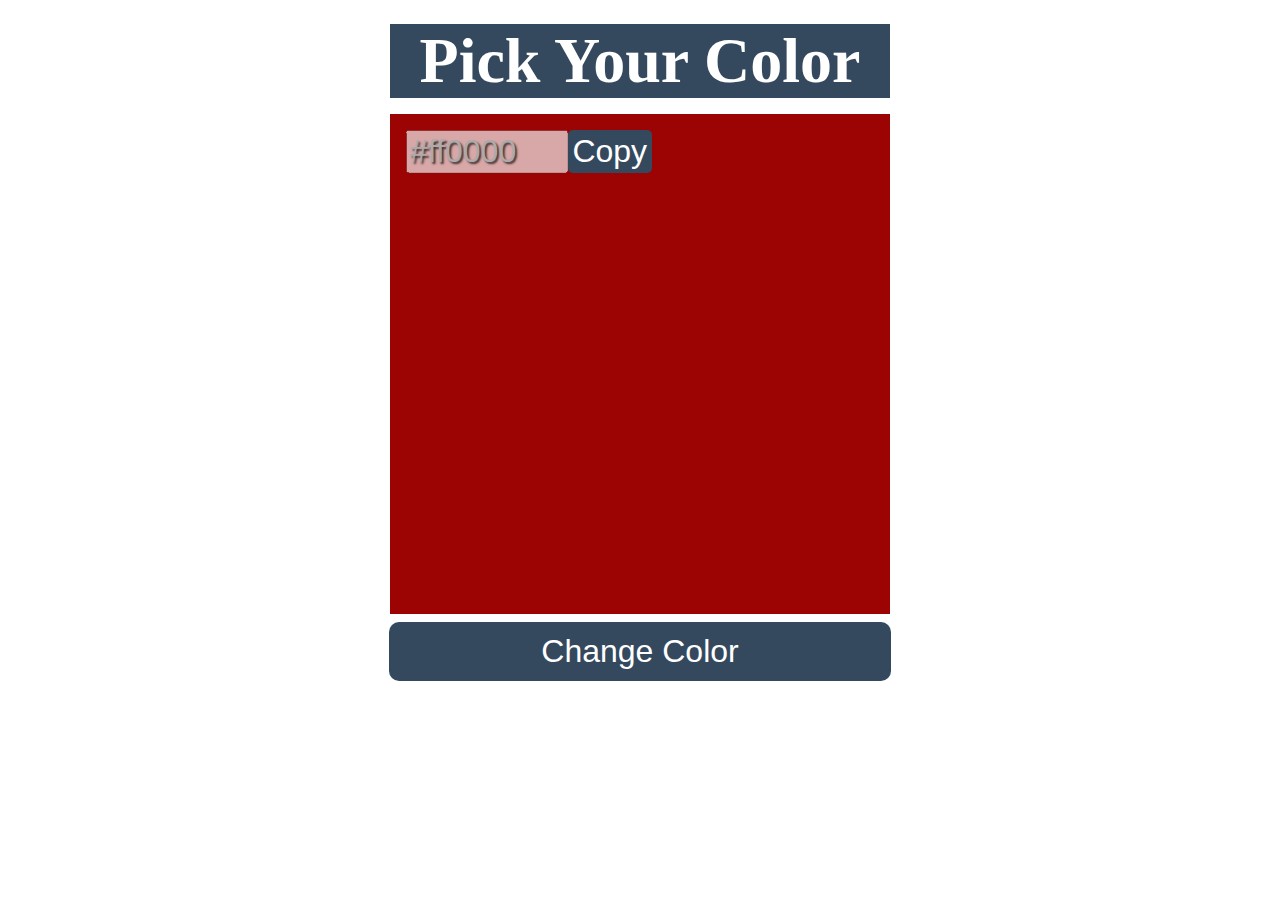
<file: Color Picker/index.html>
<!DOCTYPE html>
<html lang="en">
<head>
    <meta charset="UTF-8">
    <meta http-equiv="X-UA-Compatible" content="IE=edge">
    <meta name="viewport" content="width=device-width, initial-scale=1.0">
    <title>Color Picker</title>
    <link rel="stylesheet" href="style.css">
</head>
<body>
    <h1>Pick Your Color</h1>
    <div class="root">
        <input type="text" id="code" disabled value="#ff0000">
        <button id="copybtn" title="Copy This Color Code">Copy</button>
    </div>
    <button class="btn">Change Color</button>

    <script src="main.js"></script>
</body>
</html>
</file>
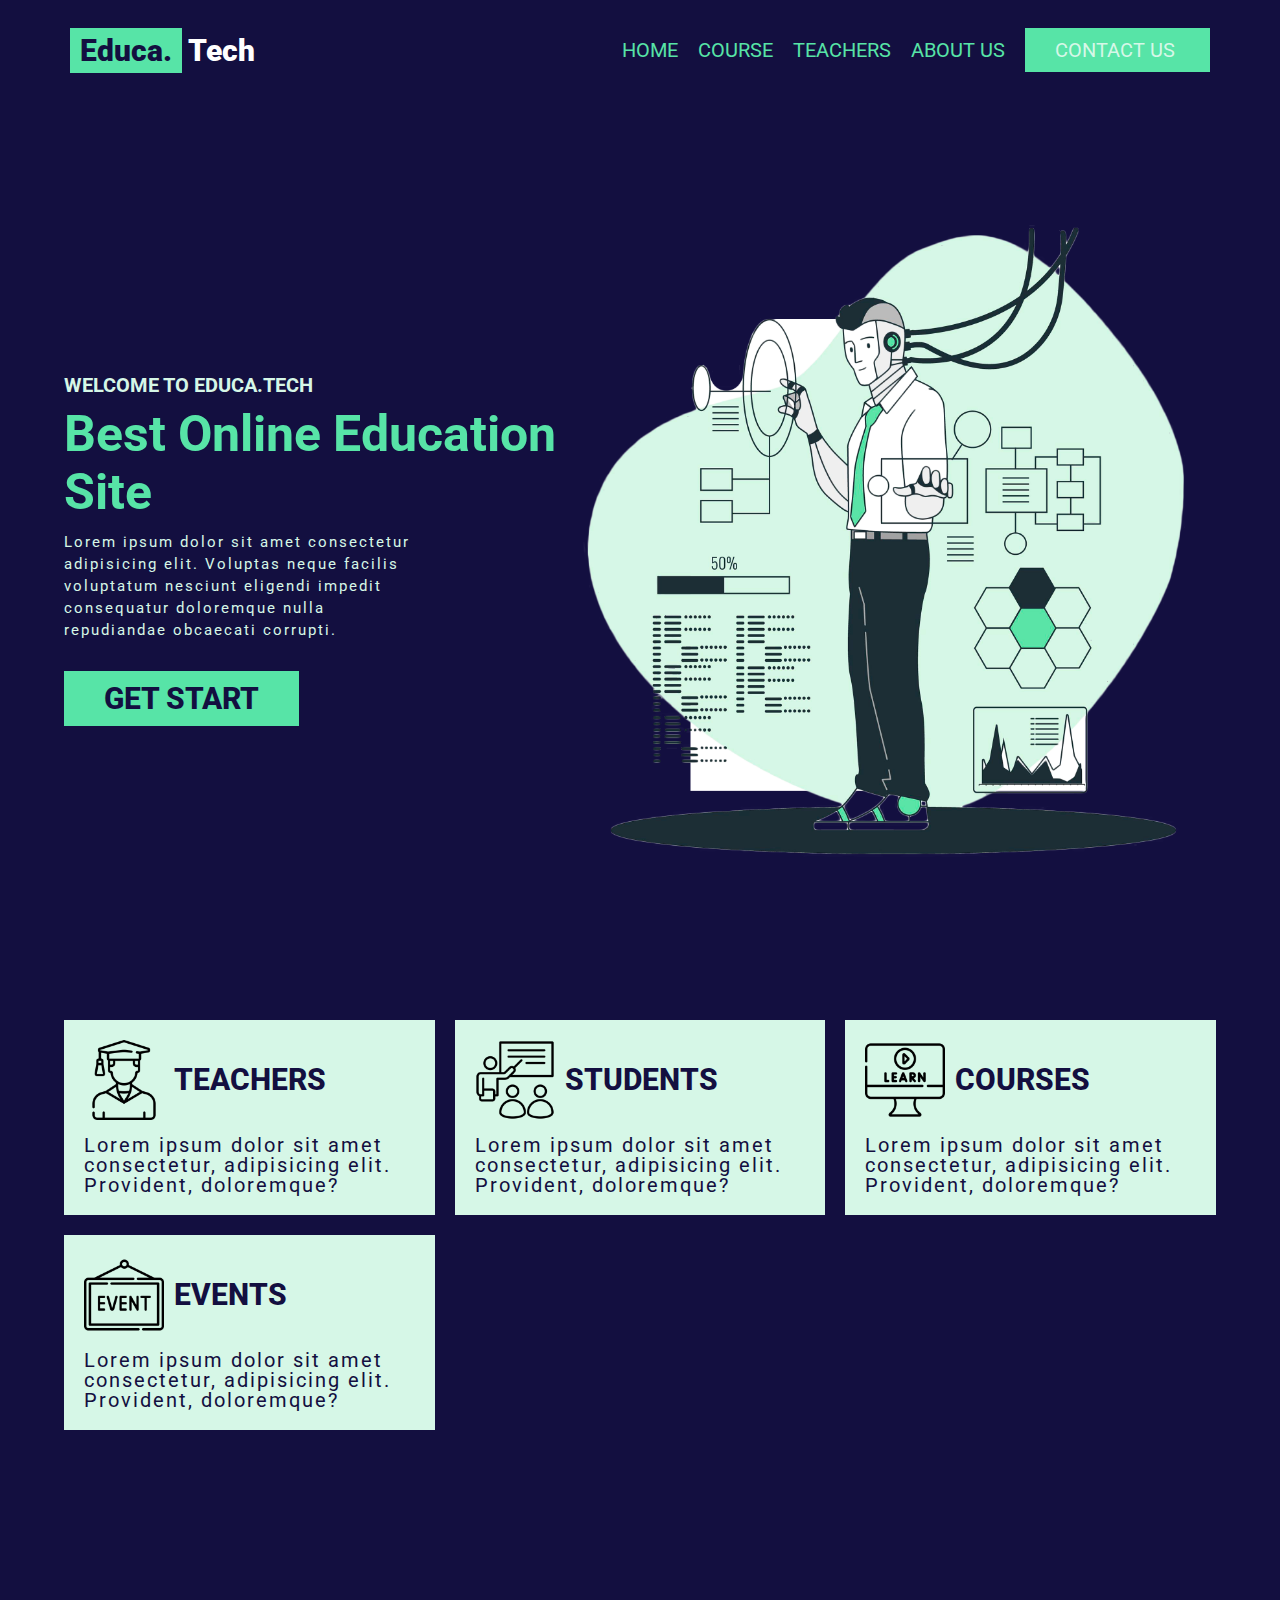
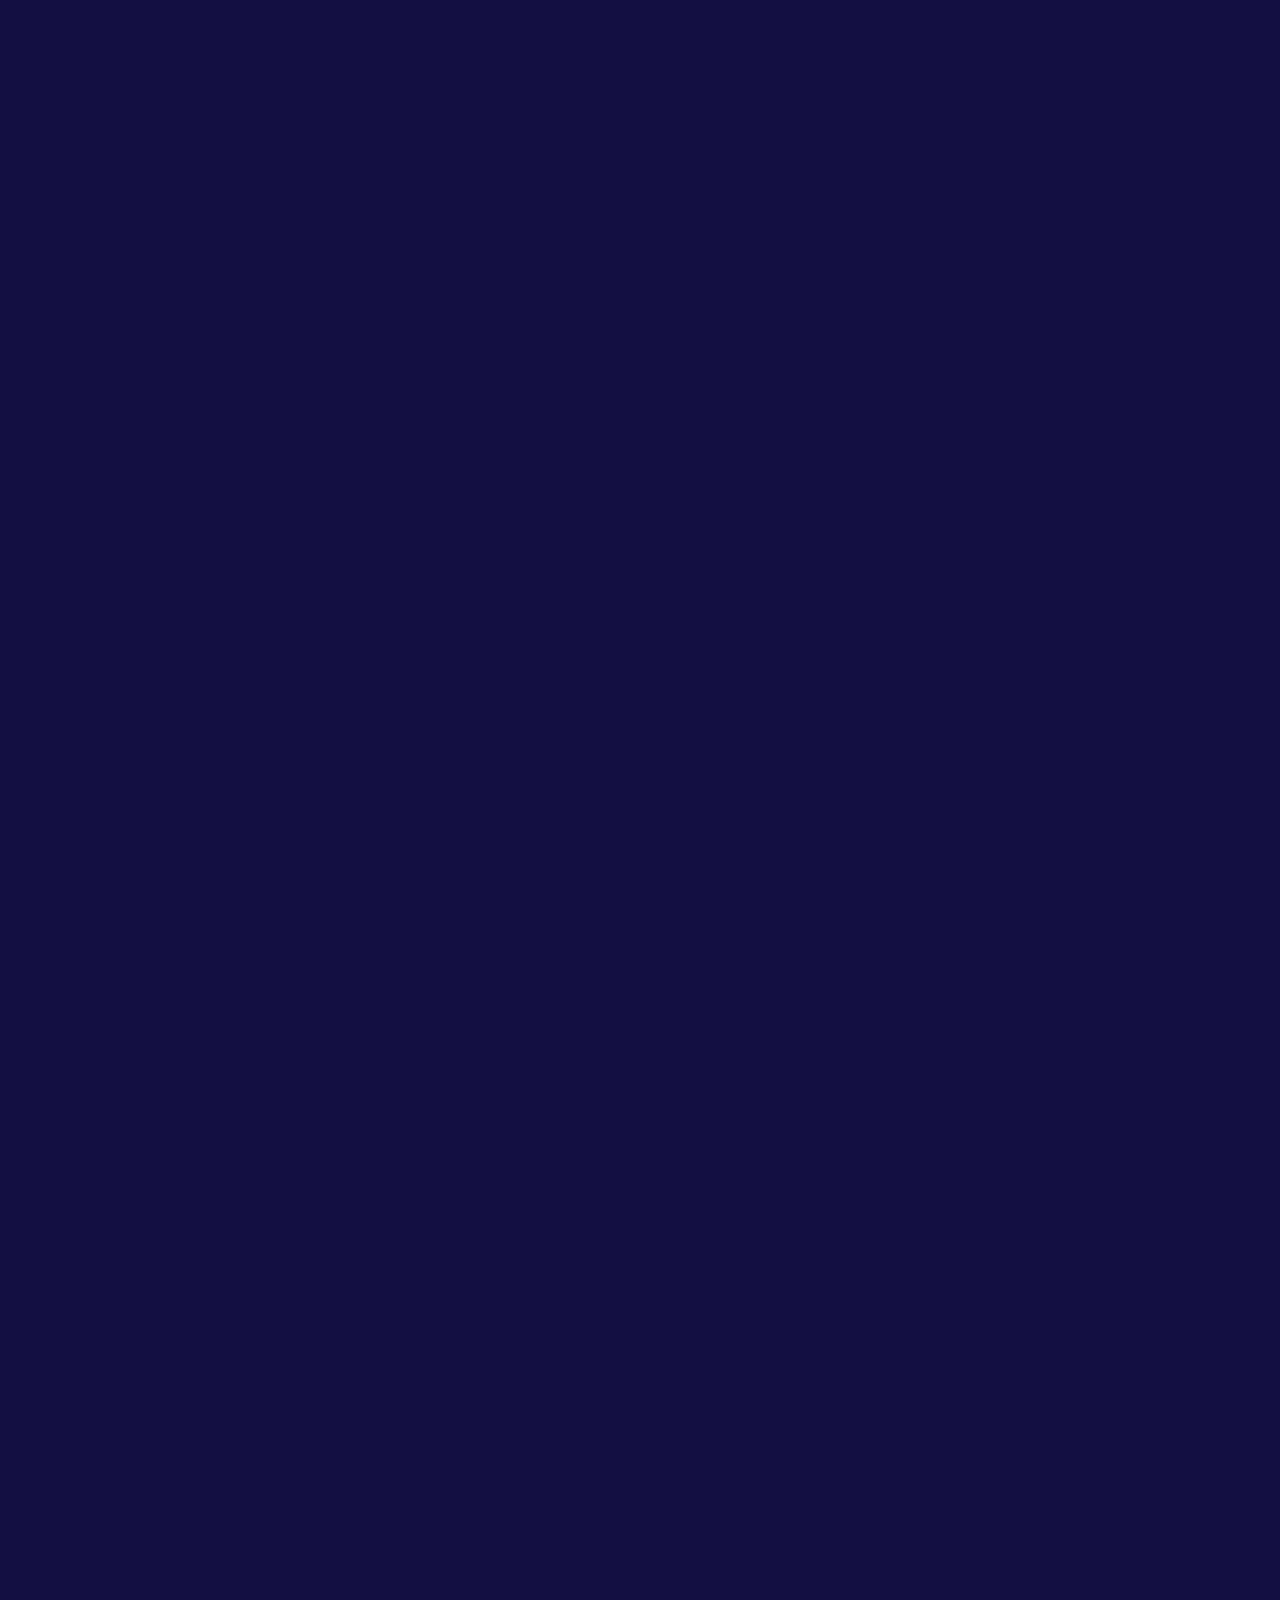
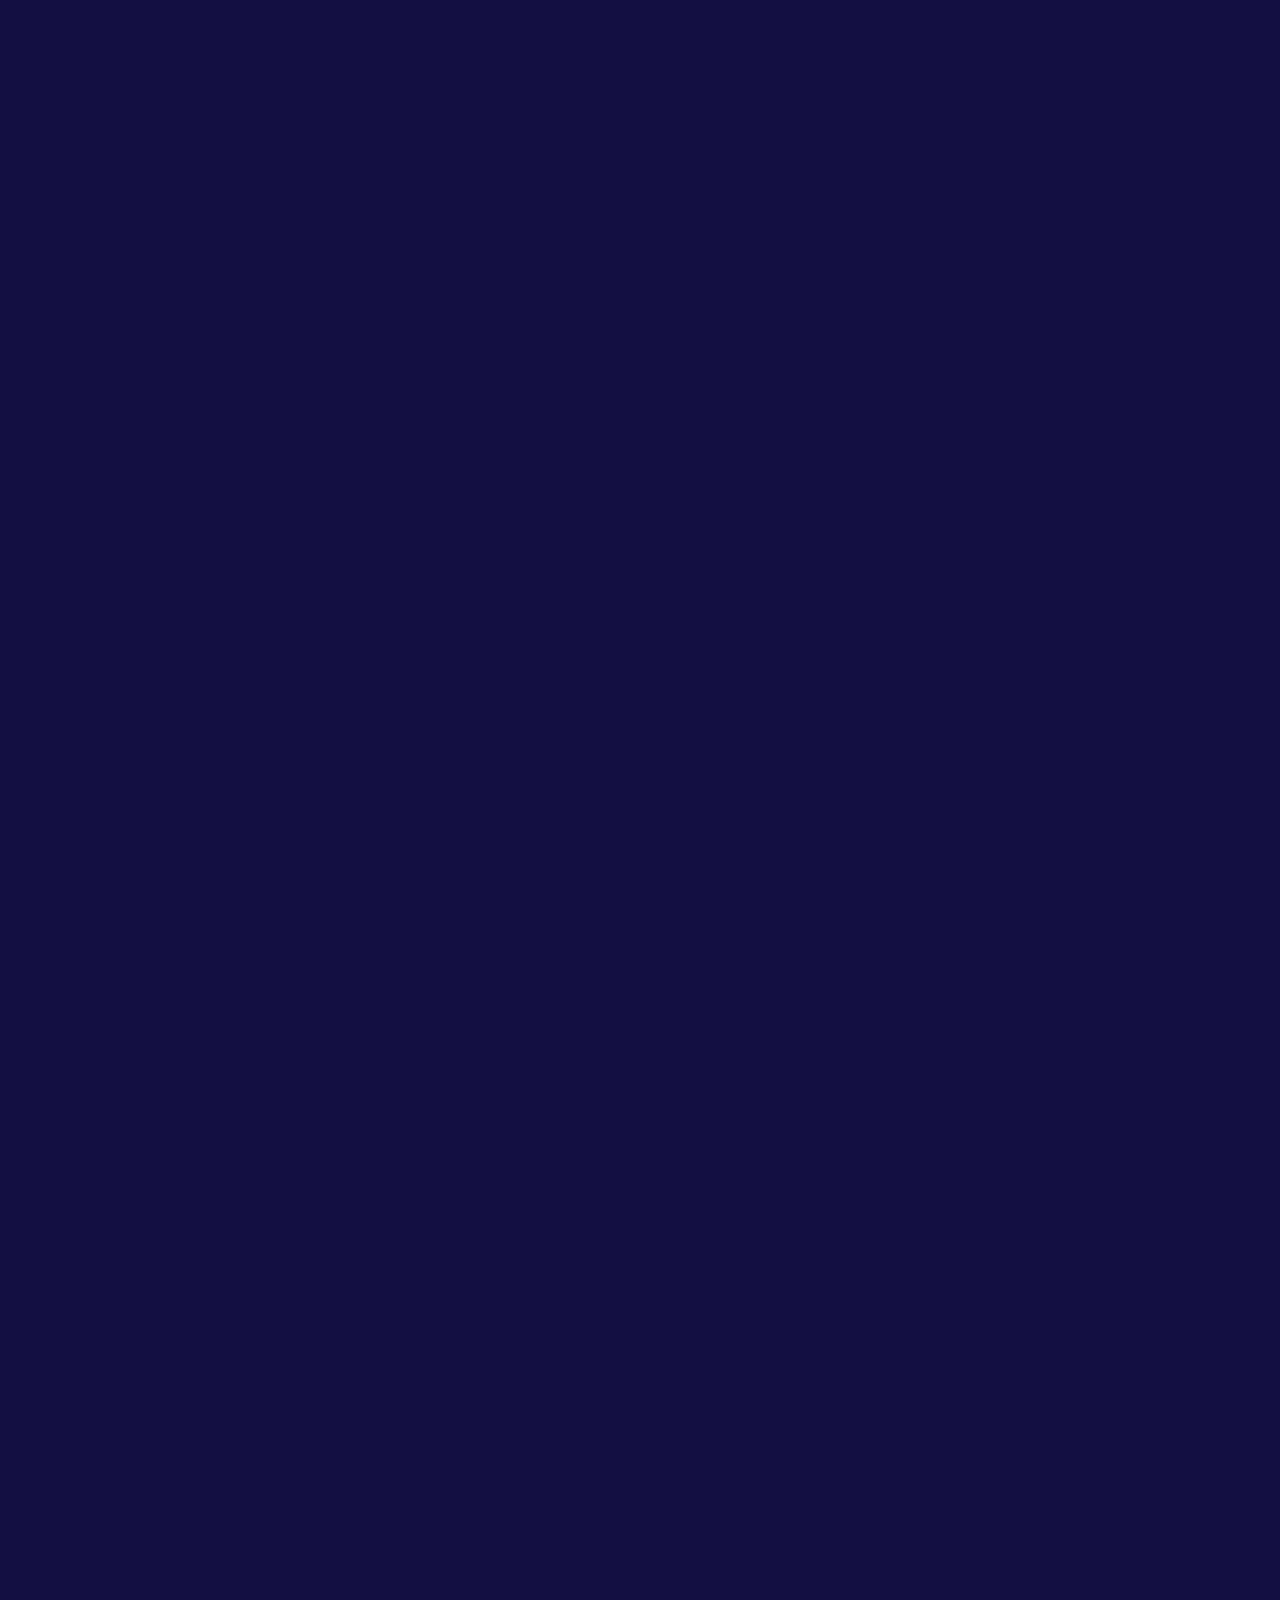
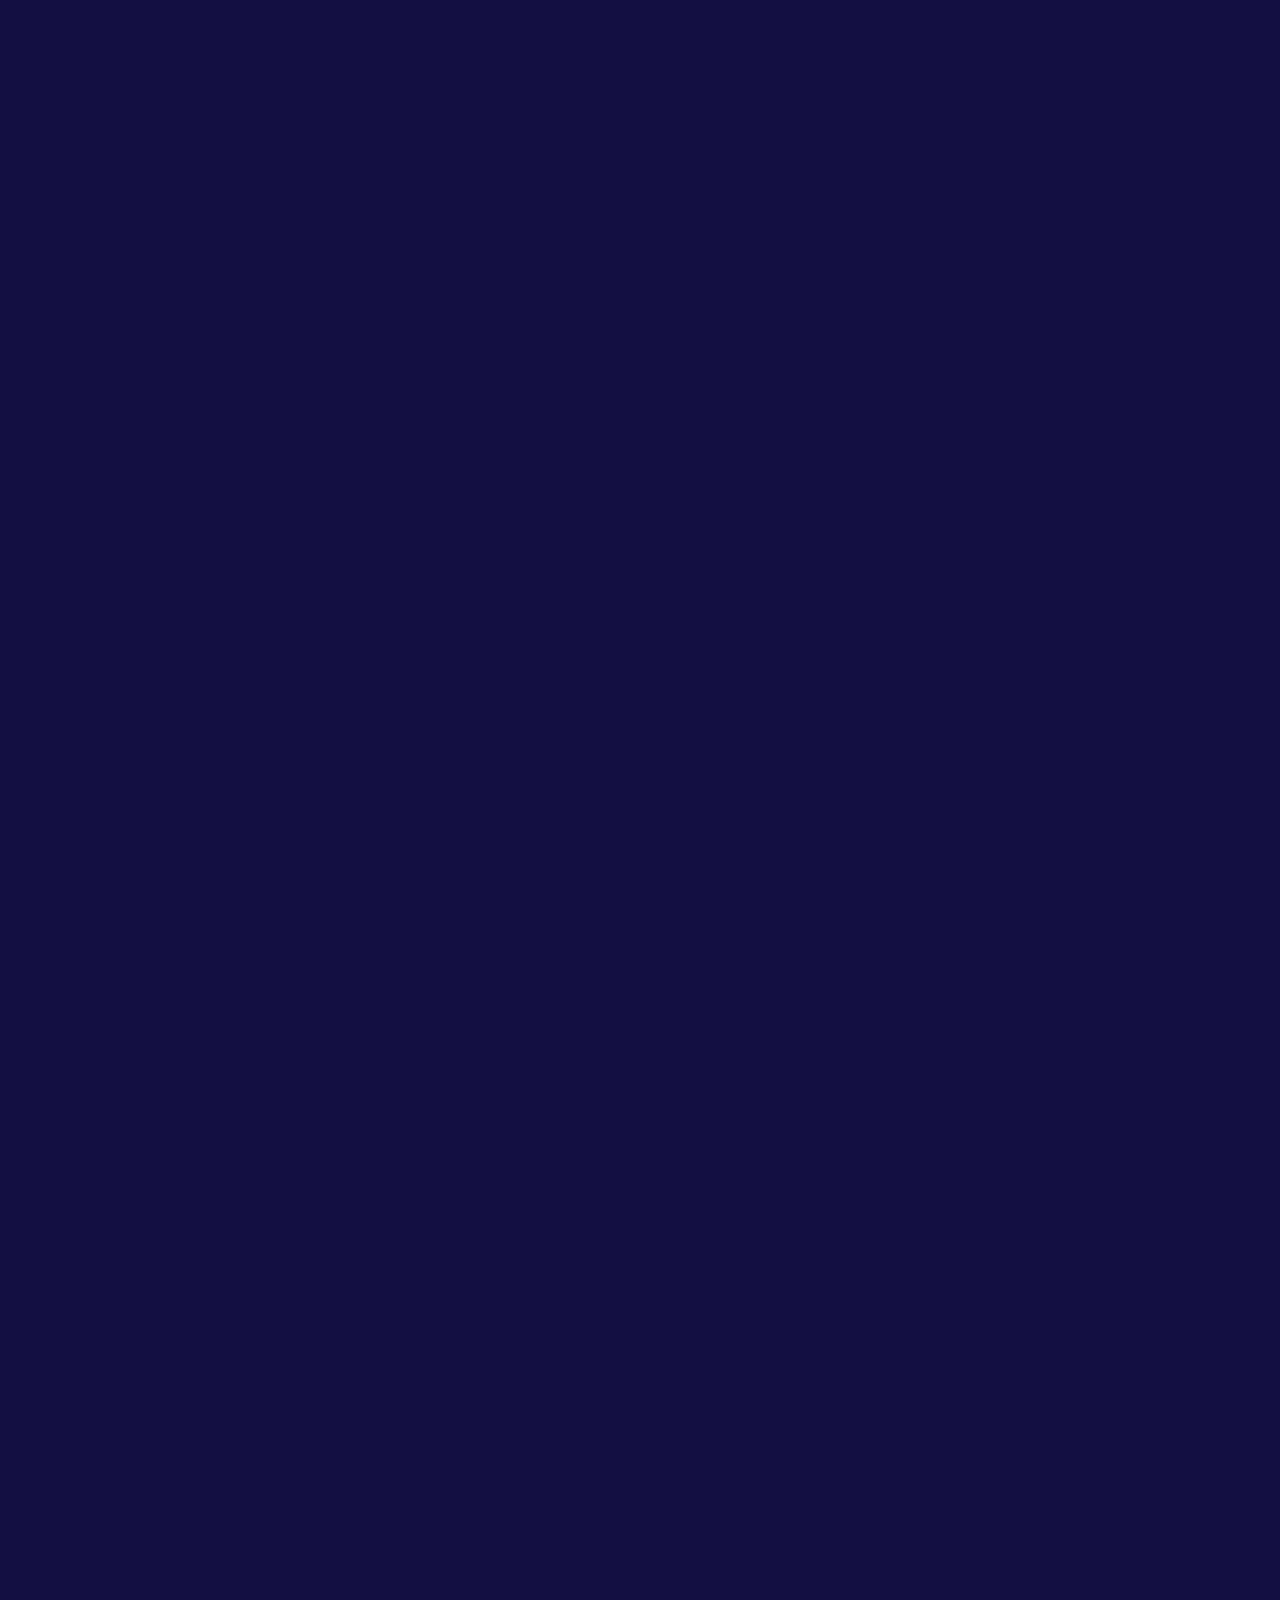
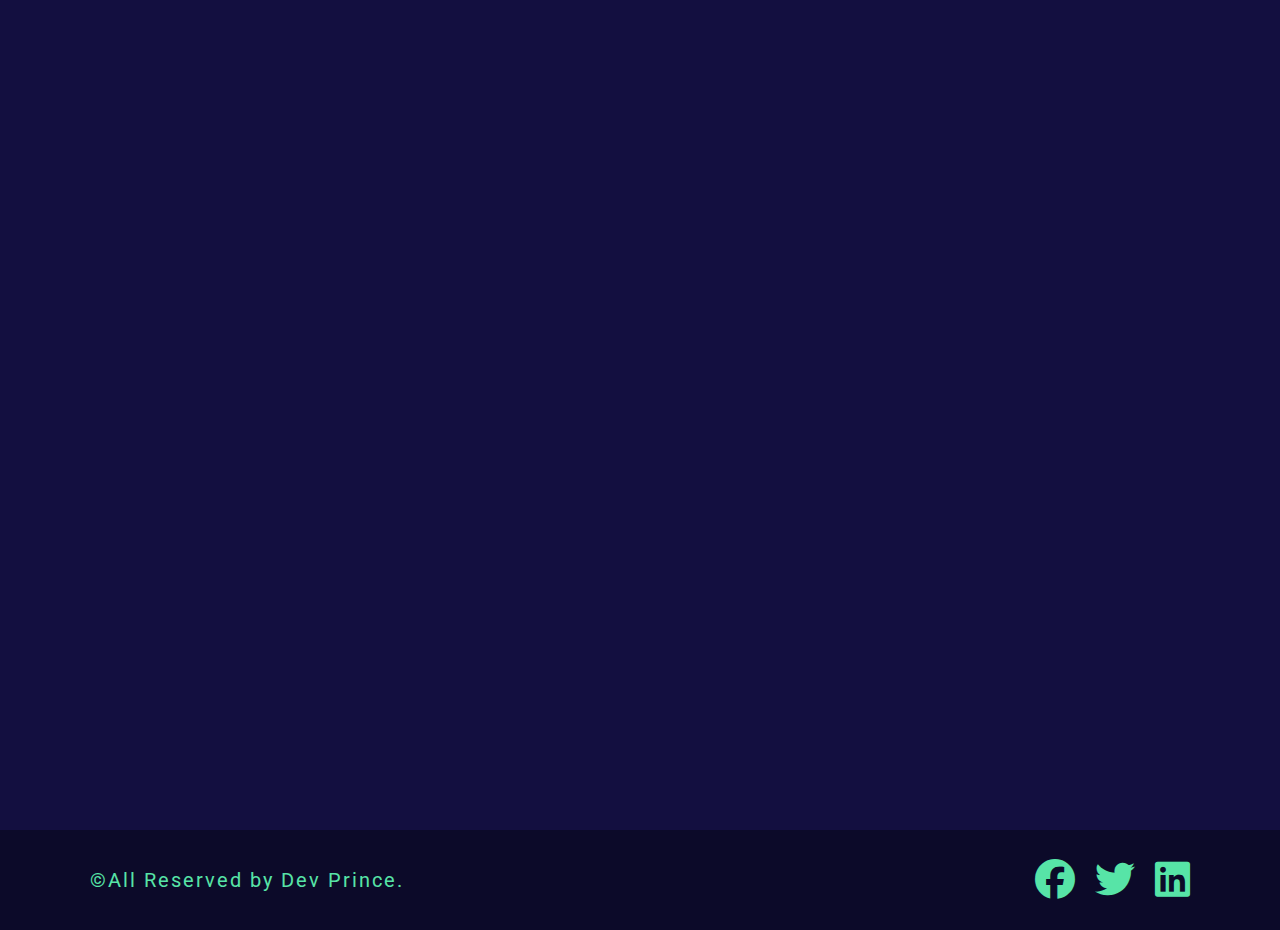
<file: Educa-tach/index.html>
<!DOCTYPE html>
<html lang="en">

<head>
    <meta charset="UTF-8">
    <meta http-equiv="X-UA-Compatible" content="IE=edge">
    <meta name="viewport" content="width=device-width, initial-scale=1.0">
    <title>Educa.Tech</title>
    <link rel="icon" type="image/x-icon" href="./assits/logo.png">

    <!-- ======================Google Fonts================= -->
    <link rel="preconnect" href="https://fonts.googleapis.com">
    <link rel="preconnect" href="https://fonts.gstatic.com" crossorigin>
    <link href="https://fonts.googleapis.com/css2?family=Roboto:wght@100;300;400;500;700;900&display=swap"
        rel="stylesheet">
    <link rel="stylesheet" href="style.css">
    <!-- =====================Font Awesome==================== -->
    <link rel="stylesheet" href="https://cdnjs.cloudflare.com/ajax/libs/font-awesome/6.4.0/css/all.min.css">

    <!-- =====================Swiper CDN====================== -->

    <link rel="stylesheet" href="https://cdn.jsdelivr.net/npm/swiper@9/swiper-bundle.min.css" />

    <!-- ===================== JS AOS CDN Link ================-->

    <link rel="stylesheet" href="https://unpkg.com/aos@next/dist/aos.css" />
</head>

<body>
    <!-- ==================================== NavBar Start ============================ -->
    <header class="header">
        <div class="logo">
            <a href="#home"> <span>Educa.</span> Tech</a>
        </div>
        <nav>
            <ul class="nav-bar">
                <li><a href="#home">home</a></li>
                <li><a href="#courses">course</a></li>
                <li><a href="#teacher">Teachers</a></li>
                <li><a href="#aboutus">about us</a></li>
                <li><a href="#contact-form" class="contact-btn">contact us</a></li>
            </ul>
        </nav>
        <div class="manu-icon">
            <i class="fa-solid fa-bars"></i>
            <i class="fa-solid fa-xmark" id="clos"></i>
        </div>
    </header>


    <!-- ============================== Hero Section Start ============================ -->
    <section id="home">
        <div class="left-side">
            <h5>welcome to educa.tech</h5>
            <h1>Best online education site</h1>
            <p>Lorem ipsum dolor sit amet consectetur adipisicing elit. Voluptas neque facilis voluptatum nesciunt
                eligendi impedit consequatur doloremque nulla repudiandae obcaecati corrupti.</p>
            <div class="hero-btn">
                <a href="#">Get Start</a>
            </div>
        </div>
        <div class="right-side">
            <img src="./assits/banner-img.png" alt="">
        </div>
    </section>

    <!-- ================================== Card Section Start ======================== -->

    <section class="card-section">
        <div class="card-1">
            <h3> <img src="./assits/graduated.png" alt="Teachers">Teachers</h3>
            <p>Lorem ipsum dolor sit amet consectetur, adipisicing elit. Provident, doloremque?</p>
        </div>

        <div class="card-1">
            <h3> <img src="./assits/course.png" alt="Students">Students</h3>
            <p>Lorem ipsum dolor sit amet consectetur, adipisicing elit. Provident, doloremque?</p>
        </div>

        <div class="card-1">
            <h3> <img src="./assits/elearning.png" alt="Courses">Courses</h3>
            <p>Lorem ipsum dolor sit amet consectetur, adipisicing elit. Provident, doloremque?</p>
        </div>

        <div class="card-1">
            <h3> <img src="./assits/event.png" alt="Events">Events</h3>
            <p>Lorem ipsum dolor sit amet consectetur, adipisicing elit. Provident, doloremque?</p>
        </div>
    </section>

    <!-- ======================================= About Us ============================= -->

    <section id="aboutus" data-aos="fade-up">
        <div class="image-side">
            <img src="./assits/aboutus.jpg" alt="">
        </div>
        <div class="content-side">
            <h5>About us</h5>
            <h2>Benefits About Educa.Tech</h2>
            <div class="valuable">
                <h3> <img src="./assits/logical-thinking.png" alt=""> Valuable Courses</h3>
                <p>Lorem ipsum dolor sit amet consectetur adipisicing elit. Quae rem, sit modi sint eos consequatur?
                    Lorem ipsum dolor sit amet consectetur adipisicing elit. Quae rem, sit modi sint eos consequatur?
                </p>
            </div>

            <div class="expertis">
                <h3> <img src="./assits/coach.png" alt=""> Expert Trainer</h3>
                <p>Lorem ipsum dolor sit amet consectetur adipisicing elit. Quae rem, sit modi sint eos consequatur?
                    Lorem ipsum dolor sit amet consectetur adipisicing elit. Quae rem, sit modi sint eos consequatur?
                </p>
            </div>

            <div class="expertis">
                <h3> <img src="./assits/support.png" alt=""> Life Time Support</h3>
                <p>Lorem ipsum dolor sit amet consectetur adipisicing elit. Quae rem, sit modi sint eos consequatur?
                    Lorem ipsum dolor sit amet consectetur adipisicing elit. Quae rem, sit modi sint eos consequatur?
                </p>
            </div>
        </div>

        </div>
    </section>


    <!-- ============================= Courses Section Start =========================== -->

    <Section id="courses" data-aos="fade-up">
        <h5>Our Courses</h5>
        <h2>Develope Your Skill With Us</h2>
        <div class="course-box">

            <div class="box box-1">
                <div class="overlay">
                    <span class="icon"><i class="fa-solid fa-xmark"></i></span>
                    <h3>More About This Course</h3>
                    <p>
                        Lorem ipsum dolor, sit amet consectetur adipisicing elit. Facere molestiae ad facilis aliquam
                        veniam possimus omnis, fuga rerum similique illum, enim quia ut cupiditate dolorem quisquam odio
                        architecto sit quidem!
                    </p>
                </div>
                <div class="box-img"><img src="./assits/box img.jpg" alt="Image"></div>
                <h3> <img src="./assits/deep-learning.png" alt=""> Machine Learning</h3>
                <p>
                    Lorem ipsum dolor sit, amet consectetur adipisicing elit. Numquam voluptatum architecto quo dolor,
                    nam eaque.
                </p>
                <button id="infoBnt1">Know More</button>

            </div>

            <div class="box box-2">

                <div class="overlay">
                    <span class="icon-2  icon"><i class="fa-solid fa-xmark"></i></span>
                    <h3>More About This Course</h3>
                    <p>
                        Lorem ipsum dolor, sit amet consectetur adipisicing elit. Facere molestiae ad facilis aliquam
                        veniam possimus omnis, fuga rerum similique illum, enim quia ut cupiditate dolorem quisquam odio
                        architecto sit quidem!
                    </p>
                </div>

                <div class="box-img"><img src="./assits/box img.jpg" alt="Image"></div>
                <h3> <img src="./assits/deep-learning.png" alt=""> Machine Learning</h3>
                <p>
                    Lorem ipsum dolor sit, amet consectetur adipisicing elit. Numquam voluptatum architecto quo dolor,
                    nam eaque.
                </p>
                <button id="infoBnt2">Know More</button>

            </div>

            <div class="box box-3">

                <div class="overlay">
                    <span class="icon-3 icon"><i class="fa-solid fa-xmark"></i></span>
                    <h3>More About This Course</h3>
                    <p>
                        Lorem ipsum dolor, sit amet consectetur adipisicing elit. Facere molestiae ad facilis aliquam
                        veniam possimus omnis, fuga rerum similique illum, enim quia ut cupiditate dolorem quisquam odio
                        architecto sit quidem!
                    </p>
                </div>

                <div class="box-img"><img src="./assits/box img.jpg" alt="Image"></div>
                <h3> <img src="./assits/deep-learning.png" alt=""> Machine Learning</h3>
                <p>
                    Lorem ipsum dolor sit, amet consectetur adipisicing elit. Numquam voluptatum architecto quo dolor,
                    nam eaque.
                </p>
                <button id="infoBnt3">Know More</button>

            </div>

            <div class="box box-4">

                <div class="overlay">
                    <span class="icon-4 icon"><i class="fa-solid fa-xmark"></i></span>
                    <h3>More About This Course</h3>
                    <p>
                        Lorem ipsum dolor, sit amet consectetur adipisicing elit. Facere molestiae ad facilis aliquam
                        veniam possimus omnis, fuga rerum similique illum, enim quia ut cupiditate dolorem quisquam odio
                        architecto sit quidem!
                    </p>
                </div>

                <div class="box-img"><img src="./assits/box img.jpg" alt="Image"></div>
                <h3> <img src="./assits/deep-learning.png" alt=""> Machine Learning</h3>
                <p>
                    Lorem ipsum dolor sit, amet consectetur adipisicing elit. Numquam voluptatum architecto quo dolor,
                    nam eaque.
                </p>
                <button id="infoBnt4">Know More</button>

            </div>

            <div class="box box-5">

                <div class="overlay">
                    <span class="icon-5 icon"><i class="fa-solid fa-xmark"></i></span>
                    <h3>More About This Course</h3>
                    <p>
                        Lorem ipsum dolor, sit amet consectetur adipisicing elit. Facere molestiae ad facilis aliquam
                        veniam possimus omnis, fuga rerum similique illum, enim quia ut cupiditate dolorem quisquam odio
                        architecto sit quidem!
                    </p>
                </div>

                <div class="box-img"><img src="./assits/box img.jpg" alt="Image"></div>
                <h3> <img src="./assits/deep-learning.png" alt=""> Machine Learning</h3>
                <p>
                    Lorem ipsum dolor sit, amet consectetur adipisicing elit. Numquam voluptatum architecto quo dolor,
                    nam eaque.
                </p>
                <button id="infoBnt5">Know More</button>

            </div>

            <div class="box box-6">

                <div class="overlay">
                    <span class="icon-6 icon"><i class="fa-solid fa-xmark"></i></span>
                    <h3>More About This Course</h3>
                    <p>
                        Lorem ipsum dolor, sit amet consectetur adipisicing elit. Facere molestiae ad facilis aliquam
                        veniam possimus omnis, fuga rerum similique illum, enim quia ut cupiditate dolorem quisquam odio
                        architecto sit quidem!
                    </p>
                </div>

                <div class="box-img"><img src="./assits/box img.jpg" alt="Image"></div>
                <h3> <img src="./assits/deep-learning.png" alt=""> Machine Learning</h3>
                <p>
                    Lorem ipsum dolor sit, amet consectetur adipisicing elit. Numquam voluptatum architecto quo dolor,
                    nam eaque.
                </p>
                <button id="infoBnt6">Know More</button>

            </div>

        </div>
    </Section>

    <!-- ============================= Teachers Section ================================ -->

    <section id="teacher" data-aos="fade-up">
        <h5>Teachers</h5>
        <h3>Our Instructor</h3>

        <div class="slider-container">
            <div class="slider">

                <div class="items">
                    <img src="./assits/teacher.jpg" alt="Teacher">
                    <h3>Jone Doe</h3>
                    <h5>php develover</h5>
                </div>
                <div class="items">
                    <img src="./assits/teacher.jpg" alt="Teacher">
                    <h3>Jone Doe</h3>
                    <h5>php develover</h5>
                </div>
                <div class="items">
                    <img src="./assits/teacher.jpg" alt="Teacher">
                    <h3>Jone Doe</h3>
                    <h5>php develover</h5>
                </div>
                <div class="items">
                    <img src="./assits/teacher.jpg" alt="Teacher">
                    <h3>Jone Doe</h3>
                    <h5>php develover</h5>
                </div>
                <div class="items">
                    <img src="./assits/teacher.jpg" alt="Teacher">
                    <h3>Jone Doe</h3>
                    <h5>php develover</h5>
                </div>
                <div class="items">
                    <img src="./assits/teacher.jpg" alt="Teacher">
                    <h3>Jone Doe</h3>
                    <h5>php develover</h5>
                </div>
                <div class="items">
                    <img src="./assits/teacher.jpg" alt="Teacher">
                    <h3>Jone Doe</h3>
                    <h5>php develover</h5>
                </div>
                <div class="items">
                    <img src="./assits/teacher.jpg" alt="Teacher">
                    <h3>Jone Doe</h3>
                    <h5>php develover</h5>
                </div>
                <div class="items">
                    <img src="./assits/teacher.jpg" alt="Teacher">
                    <h3>Jone Doe</h3>
                    <h5>php develover</h5>
                </div>


            </div>
        </div>

        <div class="control">
            <button id="prev"><i class="fa-solid fa-arrow-left"></i></button>
            <button id="next"><i class="fa-solid fa-arrow-right"></i></button>
        </div>
    </section>

    <!-- ========================== Pricing & Package Section ========================= -->

    <section id="pricing" data-aos="fade-up">
        <h5>Pricing</h5>
        <h3>Price & Packages</h3>
        <div class="price-box">

            <div class="box">
                <h5>BASIC PLAN</h5>
                <h1> <span>$</span>10k</h1>
                <p>Lorem ipsum dolor sit amet, consectetur adipisicing elit. Voluptates aliquam placeat, perferendis
                    praesentium incidunt repudiandae nihil excepturi atque nemo modi, cum ipsum, est sed similique
                    pariatur deserunt illum! Dignissimos, inventore?</p>
                <button class="pricebtn">Buy Now</button>
            </div>

            <div class="box">
                <h5>BEGINNER PLAN</h5>
                <h1> <span>$</span>20k</h1>
                <p>Lorem ipsum dolor sit amet, consectetur adipisicing elit. Voluptates aliquam placeat, perferendis
                    praesentium incidunt repudiandae nihil excepturi atque nemo modi, cum ipsum, est sed similique
                    pariatur deserunt illum! Dignissimos, inventore?</p>
                <button class="pricebtn">Buy Now</button>
            </div>

            <div class="box">
                <h5>PREMIUM PLAN</h5>
                <h1> <span>$</span>40k</h1>
                <p>Lorem ipsum dolor sit amet, consectetur adipisicing elit. Voluptates aliquam placeat, perferendis
                    praesentium incidunt repudiandae nihil excepturi atque nemo modi, cum ipsum, est sed similique
                    pariatur deserunt illum! Dignissimos, inventore?</p>
                <button class="pricebtn">Buy Now</button>
            </div>

            <div class="box">
                <h5>ULTIMATE PLAN</h5>
                <h1> <span>$</span>100k</h1>
                <p>Lorem ipsum dolor sit amet, consectetur adipisicing elit. Voluptates aliquam placeat, perferendis
                    praesentium incidunt repudiandae nihil excepturi atque nemo modi, cum ipsum, est sed similique
                    pariatur deserunt illum! Dignissimos, inventore?</p>
                <button class="pricebtn">Buy Now</button>
            </div>
        </div>
    </section>

    <!-- ============================== Testimonial Section ============================ -->
    <section id="testimonial" data-aos="fade-up">
        <h5>testimonial</h5>
        <h3>Our Sucsessful Students.!</h3>
        <div class="swiper mySwiper">
            <div class="swiper-wrapper">
                <div class="swiper-slide">
                    <div class="content">
                        <div class="coment">
                            <p> <span><i class="fa-solid fa-quote-left"></i></span> Lorem ipsum dolor sit amet
                                consectetur, adipisicing elit. Debitis, voluptatem alias molestias nostrum quis natus
                                earum deleniti nesciunt totam temporibus iste excepturi, eligendi quisquam nulla vel,
                                culpa molestiae fuga sint eum. Quos, esse voluptate vitae quae, adipisci iste tempore
                                officia at hic consequatur, obcaecati optio saepe! Itaque hic saepe in!
                                <span><i class="fa-solid fa-quote-right"></i></span>
                            </p>
                        </div>
                        <div class="cmnt-img">
                            <figure>
                                <img src="./assits/clint.jpg" alt="">
                            </figure>
                            <h5>hablu khan</h5>
                        </div>
                    </div>
                </div>
                <div class="swiper-slide">
                    <div class="content">
                        <div class="coment">
                            <p> <span><i class="fa-solid fa-quote-left"></i></span> Lorem ipsum dolor sit amet
                                consectetur, adipisicing elit. Debitis, voluptatem alias molestias nostrum quis natus
                                earum deleniti nesciunt totam temporibus iste excepturi, eligendi quisquam nulla vel,
                                culpa molestiae fuga sint eum. Quos, esse voluptate vitae quae, adipisci iste tempore
                                officia at hic consequatur, obcaecati optio saepe! Itaque hic saepe in!
                                <span><i class="fa-solid fa-quote-right"></i></span>
                            </p>
                        </div>
                        <div class="cmnt-img">
                            <figure>
                                <img src="./assits/clint.jpg" alt="">
                            </figure>
                            <h5>hablu khan</h5>
                        </div>
                    </div>
                </div>
                <div class="swiper-slide">
                    <div class="content">
                        <div class="coment">
                            <p> <span><i class="fa-solid fa-quote-left"></i></span> Lorem ipsum dolor sit amet
                                consectetur, adipisicing elit. Debitis, voluptatem alias molestias nostrum quis natus
                                earum deleniti nesciunt totam temporibus iste excepturi, eligendi quisquam nulla vel,
                                culpa molestiae fuga sint eum. Quos, esse voluptate vitae quae, adipisci iste tempore
                                officia at hic consequatur, obcaecati optio saepe! Itaque hic saepe in!
                                <span><i class="fa-solid fa-quote-right"></i></span>
                            </p>
                        </div>
                        <div class="cmnt-img">
                            <figure>
                                <img src="./assits/clint.jpg" alt="">
                            </figure>
                            <h5>hablu khan</h5>
                        </div>
                    </div>
                </div>
                <div class="swiper-slide">
                    <div class="content">
                        <div class="coment">
                            <p> <span><i class="fa-solid fa-quote-left"></i></span> Lorem ipsum dolor sit amet
                                consectetur, adipisicing elit. Debitis, voluptatem alias molestias nostrum quis natus
                                earum deleniti nesciunt totam temporibus iste excepturi, eligendi quisquam nulla vel,
                                culpa molestiae fuga sint eum. Quos, esse voluptate vitae quae, adipisci iste tempore
                                officia at hic consequatur, obcaecati optio saepe! Itaque hic saepe in!
                                <span><i class="fa-solid fa-quote-right"></i></span>
                            </p>
                        </div>
                        <div class="cmnt-img">
                            <figure>
                                <img src="./assits/clint.jpg" alt="">
                            </figure>
                            <h5>hablu khan</h5>
                        </div>
                    </div>
                </div>
                <div class="swiper-slide">
                    <div class="content">
                        <div class="coment">
                            <p> <span><i class="fa-solid fa-quote-left"></i></span> Lorem ipsum dolor sit amet
                                consectetur, adipisicing elit. Debitis, voluptatem alias molestias nostrum quis natus
                                earum deleniti nesciunt totam temporibus iste excepturi, eligendi quisquam nulla vel,
                                culpa molestiae fuga sint eum. Quos, esse voluptate vitae quae, adipisci iste tempore
                                officia at hic consequatur, obcaecati optio saepe! Itaque hic saepe in!
                                <span><i class="fa-solid fa-quote-right"></i></span>
                            </p>
                        </div>
                        <div class="cmnt-img">
                            <figure>
                                <img src="./assits/clint.jpg" alt="">
                            </figure>
                            <h5>hablu khan</h5>
                        </div>
                    </div>
                </div>
                <div class="swiper-slide">
                    <div class="content">
                        <div class="coment">
                            <p> <span><i class="fa-solid fa-quote-left"></i></span> Lorem ipsum dolor sit amet
                                consectetur, adipisicing elit. Debitis, voluptatem alias molestias nostrum quis natus
                                earum deleniti nesciunt totam temporibus iste excepturi, eligendi quisquam nulla vel,
                                culpa molestiae fuga sint eum. Quos, esse voluptate vitae quae, adipisci iste tempore
                                officia at hic consequatur, obcaecati optio saepe! Itaque hic saepe in!
                                <span><i class="fa-solid fa-quote-right"></i></span>
                            </p>
                        </div>
                        <div class="cmnt-img">
                            <figure>
                                <img src="./assits/clint.jpg" alt="">
                            </figure>
                            <h5>hablu khan</h5>
                        </div>
                    </div>
                </div>
                <div class="swiper-slide">
                    <div class="content">
                        <div class="coment">
                            <p> <span><i class="fa-solid fa-quote-left"></i></span> Lorem ipsum dolor sit amet
                                consectetur, adipisicing elit. Debitis, voluptatem alias molestias nostrum quis natus
                                earum deleniti nesciunt totam temporibus iste excepturi, eligendi quisquam nulla vel,
                                culpa molestiae fuga sint eum. Quos, esse voluptate vitae quae, adipisci iste tempore
                                officia at hic consequatur, obcaecati optio saepe! Itaque hic saepe in!
                                <span><i class="fa-solid fa-quote-right"></i></span>
                            </p>
                        </div>
                        <div class="cmnt-img">
                            <figure>
                                <img src="./assits/clint.jpg" alt="">
                            </figure>
                            <h5>hablu khan</h5>
                        </div>
                    </div>
                </div>
                <div class="swiper-slide">
                    <div class="content">
                        <div class="coment">
                            <p> <span><i class="fa-solid fa-quote-left"></i></span> Lorem ipsum dolor sit amet
                                consectetur, adipisicing elit. Debitis, voluptatem alias molestias nostrum quis natus
                                earum deleniti nesciunt totam temporibus iste excepturi, eligendi quisquam nulla vel,
                                culpa molestiae fuga sint eum. Quos, esse voluptate vitae quae, adipisci iste tempore
                                officia at hic consequatur, obcaecati optio saepe! Itaque hic saepe in!
                                <span><i class="fa-solid fa-quote-right"></i></span>
                            </p>
                        </div>
                        <div class="cmnt-img">
                            <figure>
                                <img src="./assits/clint.jpg" alt="">
                            </figure>
                            <h5>hablu khan</h5>
                        </div>
                    </div>
                </div>
                <div class="swiper-slide">
                    <div class="content">
                        <div class="coment">
                            <p> <span><i class="fa-solid fa-quote-left"></i></span> Lorem ipsum dolor sit amet
                                consectetur, adipisicing elit. Debitis, voluptatem alias molestias nostrum quis natus
                                earum deleniti nesciunt totam temporibus iste excepturi, eligendi quisquam nulla vel,
                                culpa molestiae fuga sint eum. Quos, esse voluptate vitae quae, adipisci iste tempore
                                officia at hic consequatur, obcaecati optio saepe! Itaque hic saepe in!
                                <span><i class="fa-solid fa-quote-right"></i></span>
                            </p>
                        </div>
                        <div class="cmnt-img">
                            <figure>
                                <img src="./assits/clint.jpg" alt="">
                            </figure>
                            <h5>hablu khan</h5>
                        </div>
                    </div>
                </div>
            </div>
            <div class="swiper-pagination"></div>
        </div>
    </section>

    <!-- ============================== Contact Section ================================ -->

    <section id="contact-form" data-aos="fade-up">
        <h5>Contact</h5>
        <h3>Contact With Us</h3>
        <div class="contact">
            <div class="left-form">
                <form action="#" method="post">
                    <div class="form-group">
                        <label for="name">Name:</label>
                        <input type="text" id="name" name="name" required>
                    </div>
                    <div class="form-group">
                        <label for="email">Email:</label>
                        <input type="email" id="email" name="email" required>
                    </div>
                    <div class="form-group">
                        <label for="message">Message:</label>
                        <textarea id="message" name="message" required></textarea>
                    </div>
                    <div class="form-group">
                        <button type="submit">Submit</button>
                    </div>
                </form>
            </div>
            <div class="map">
                <iframe
                    src="https://www.google.com/maps/embed?pb=!1m18!1m12!1m3!1d15867.40178333826!2d-122.41941570069317!3d37.77492959526732!2m3!1f0!2f0!3f0!3m2!1i1024!2i768!4f13.1!3m3!1m2!1s0x808f7e5a5a3c7401%3A0xd284f6e7d99e431c!2sGolden%20Gate%20Bridge!5e0!3m2!1sen!2sus!4v1648783662199!5m2!1sen!2sus"
                    width="100%" height="100%" style="border:0;" allowfullscreen="" loading="lazy"></iframe>
            </div>
        </div>
    </section>


    <!-- ================================== Footer Section ============================= -->

    <footer>
        <div class="copy">
            <p>&copy;All Reserved by Dev Prince.</p>
        </div>
        <div class="social">
            <ul>
                <li><a href=""><i class="fa-brands fa-facebook"></i></a></li>
                <li><a href=""><i class="fa-brands fa-twitter"></i></a></li>
                <li><a href=""><i class="fa-brands fa-linkedin"></i></a></li>
            </ul>
        </div>
    </footer>


    <!-- ============================== Swiper JS CDN ================================= -->

    <script src="https://cdn.jsdelivr.net/npm/swiper@9/swiper-bundle.min.js"></script>

    <!-- ============================== AOS JS CDN ================================= -->

    <script src="https://unpkg.com/aos@next/dist/aos.js"></script>
    <script>
        AOS.init();
    </script>

    <script src="main.js"></script>
</body>

</html>
</file>
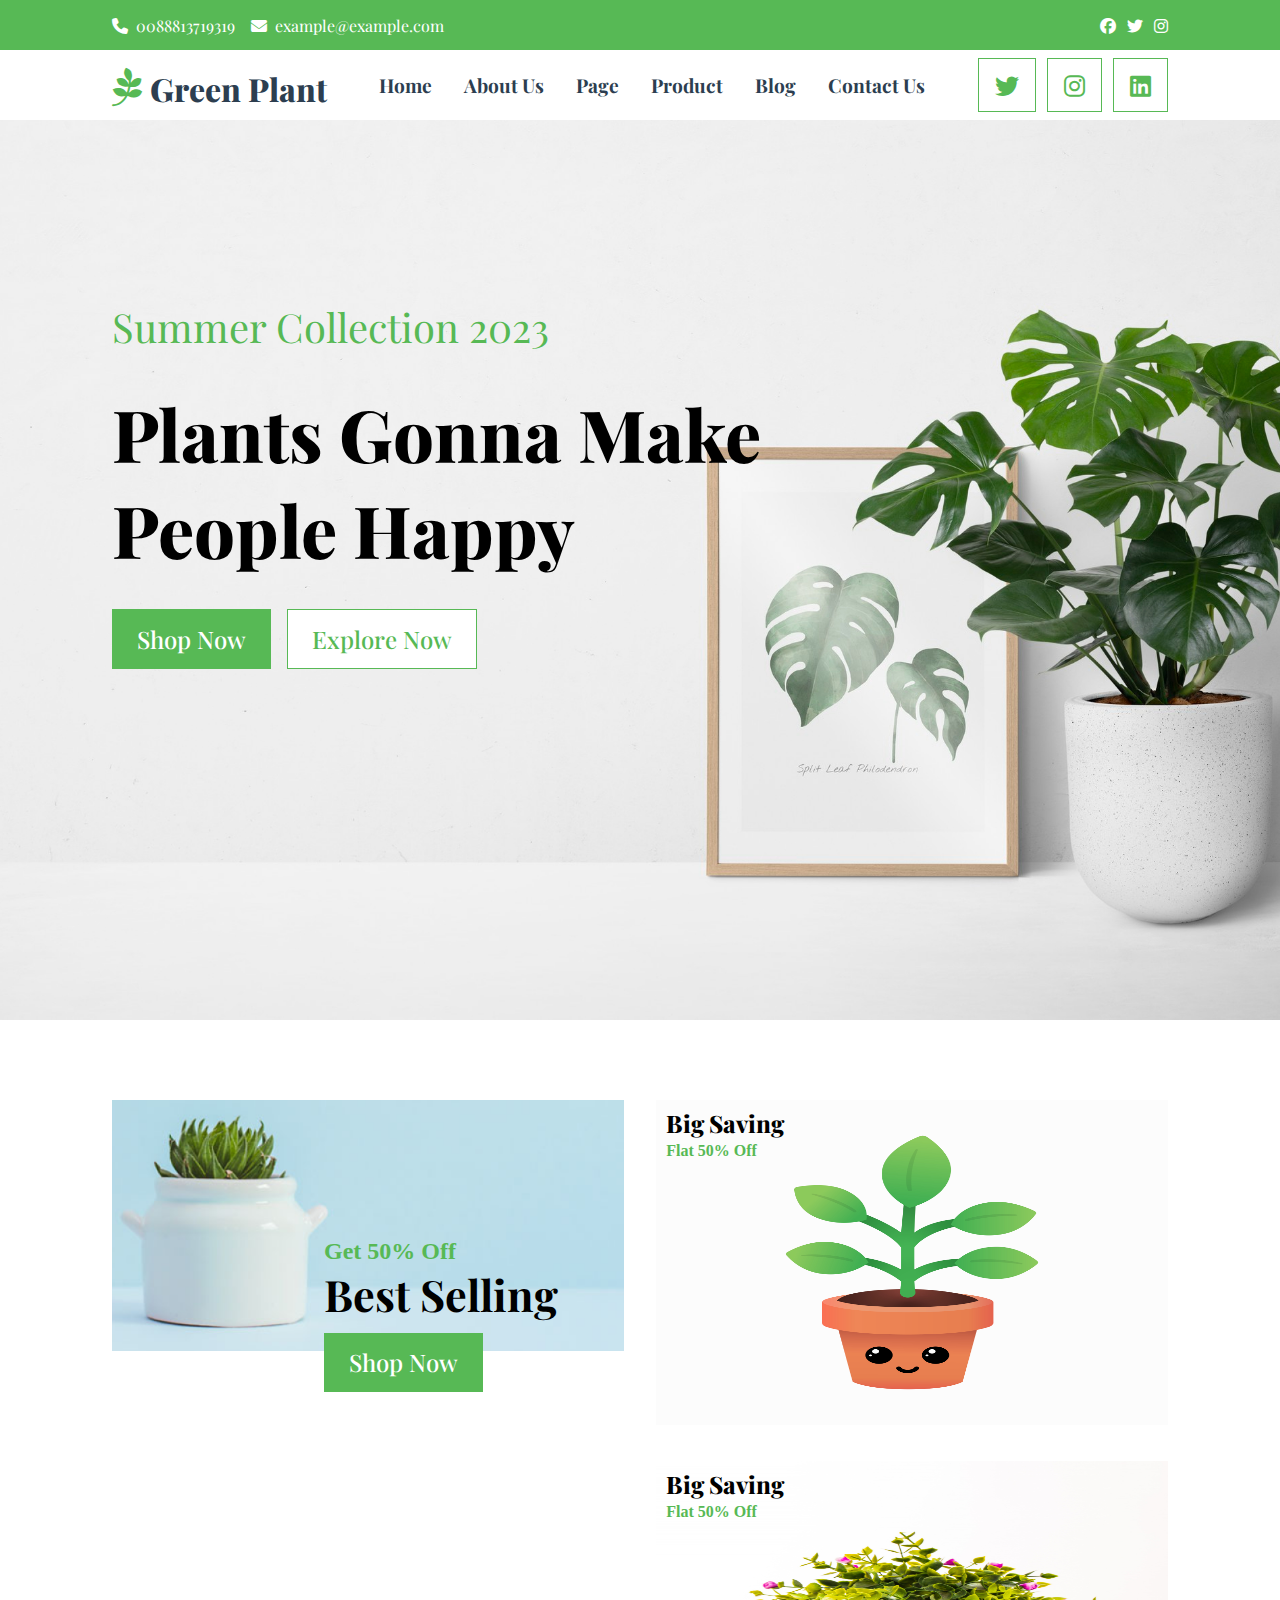
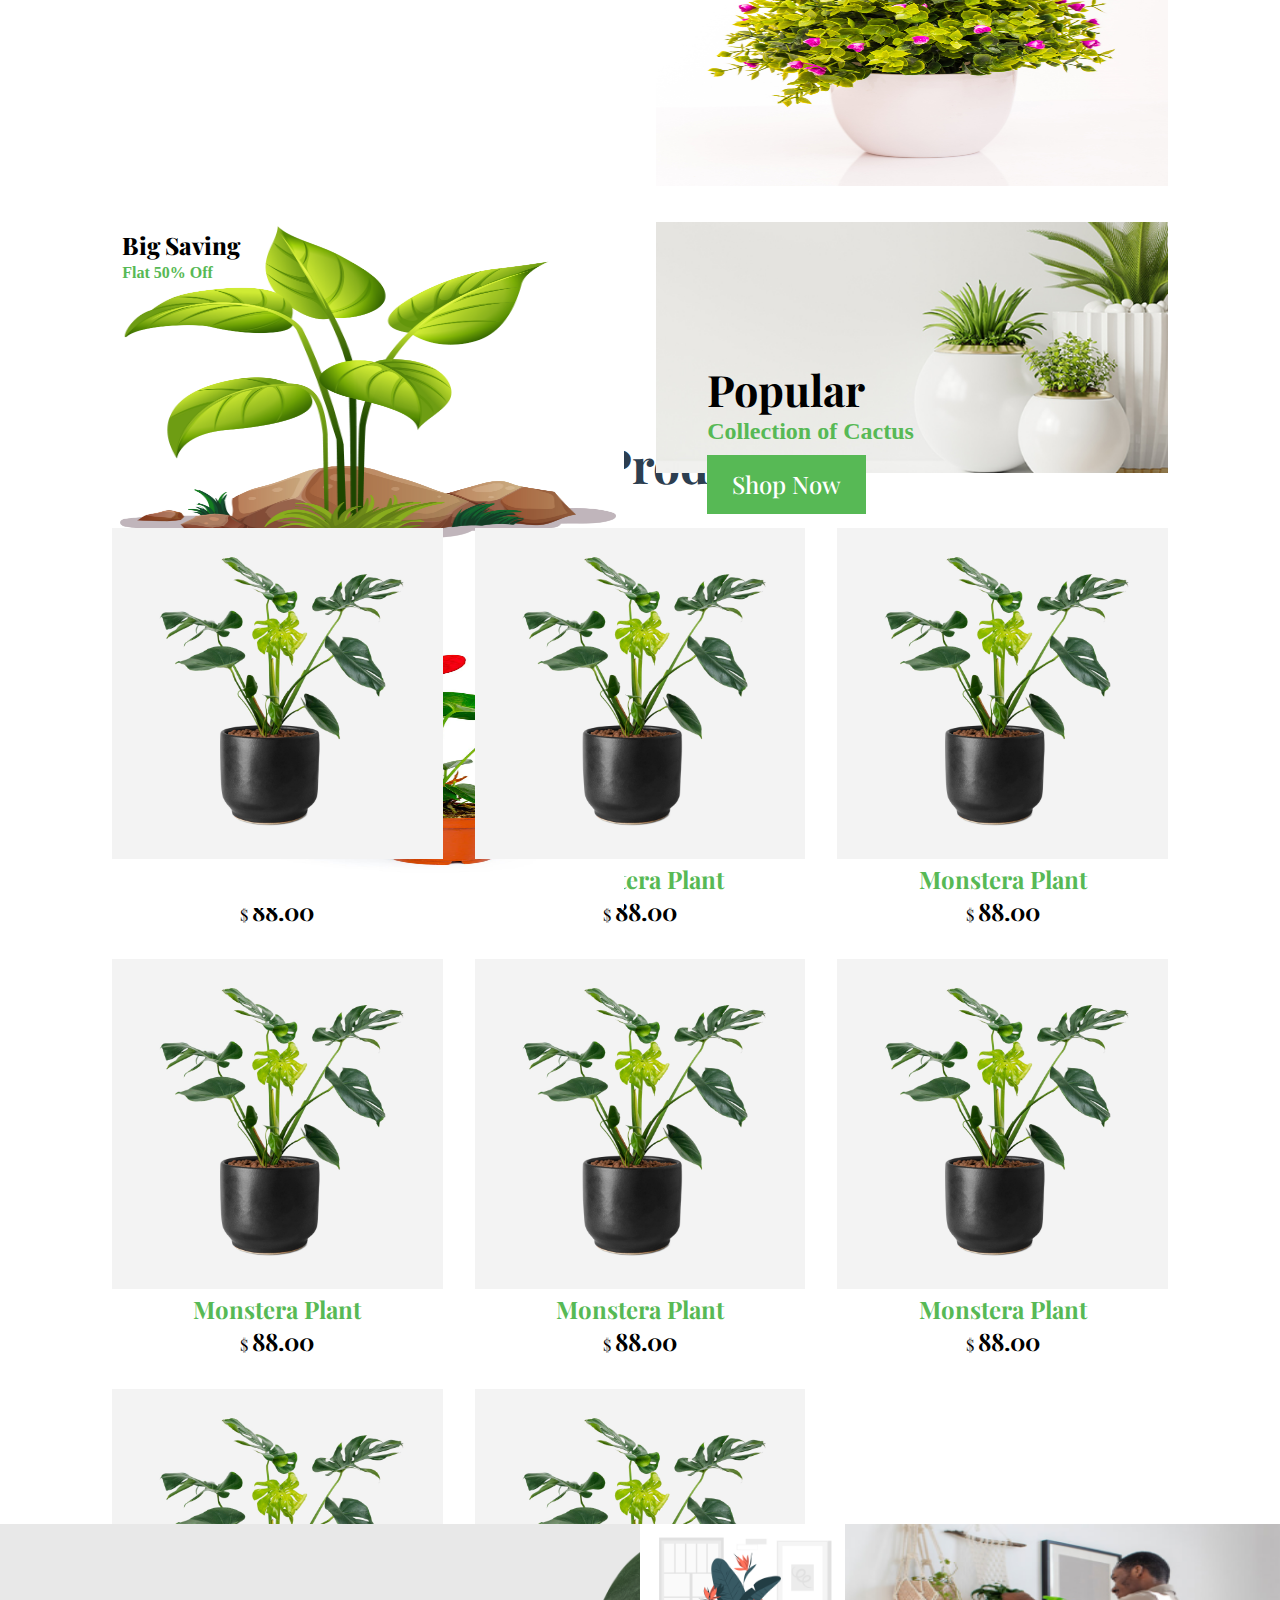
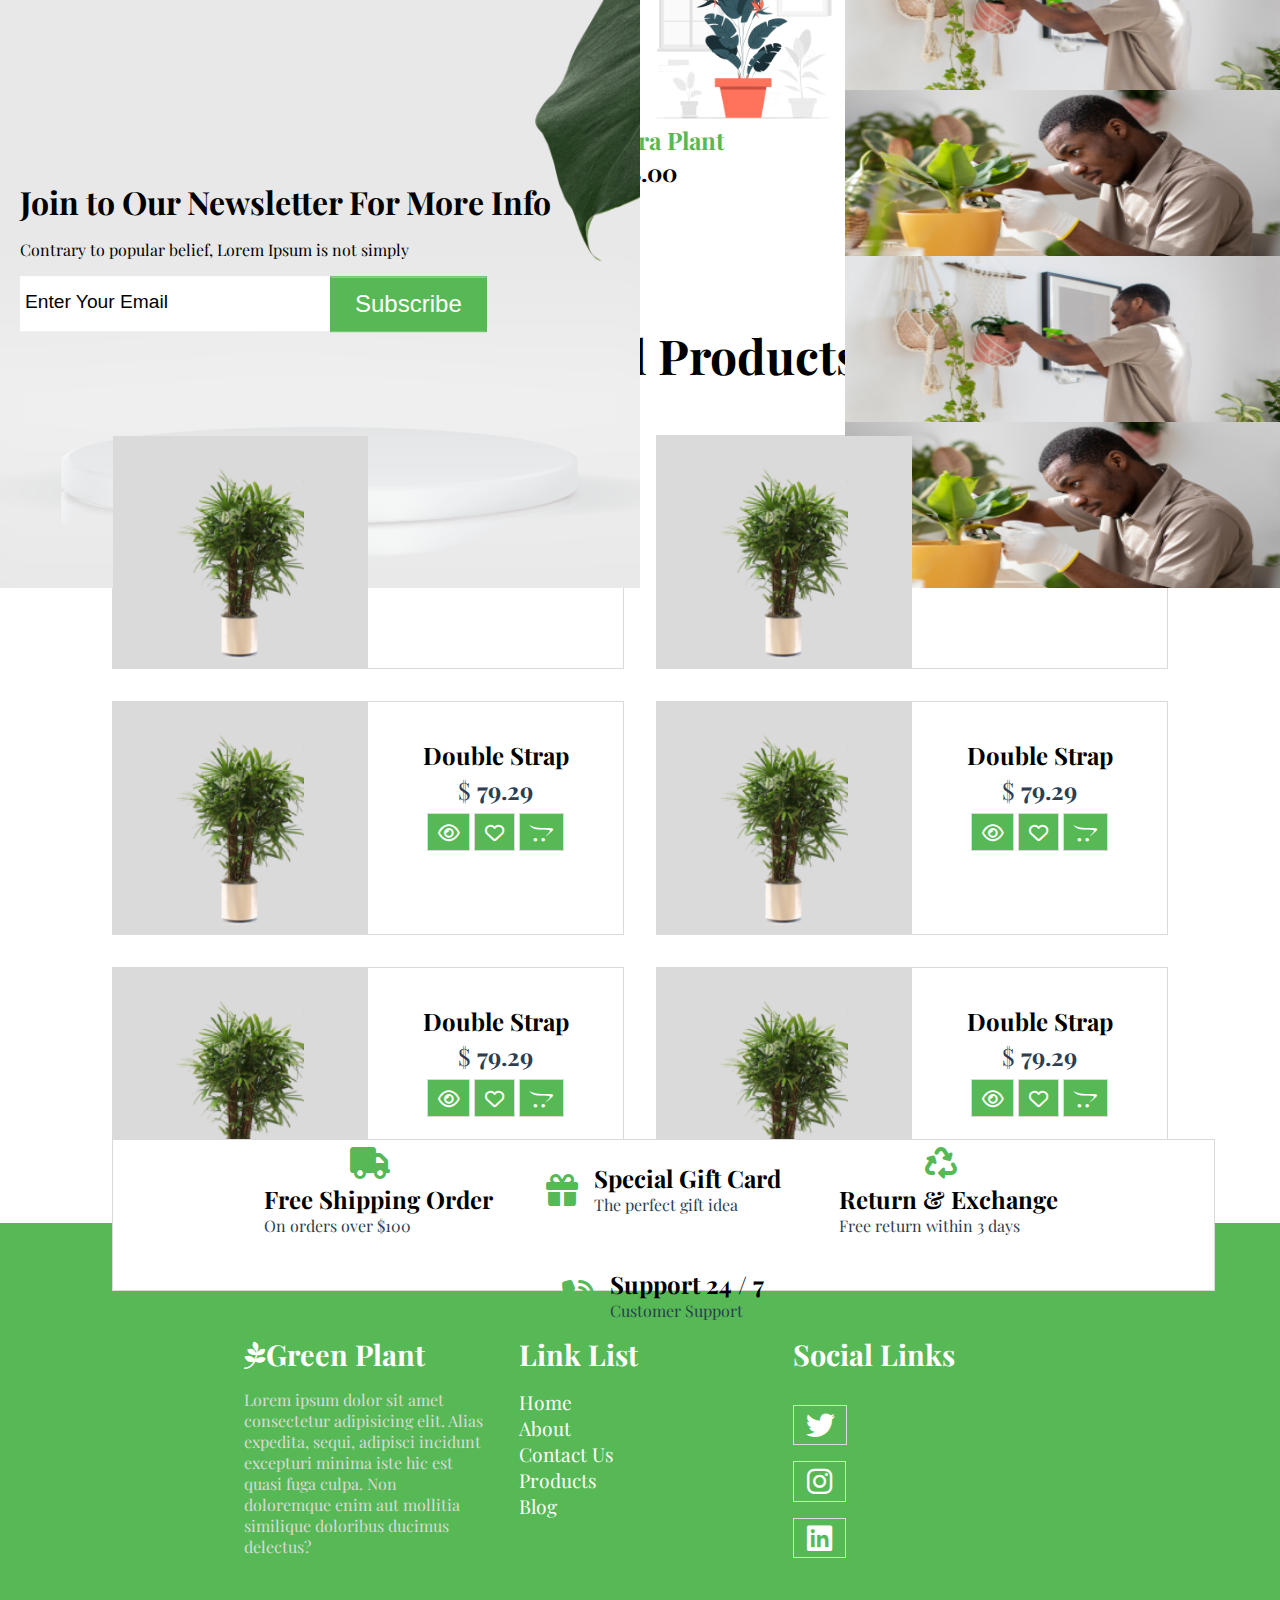
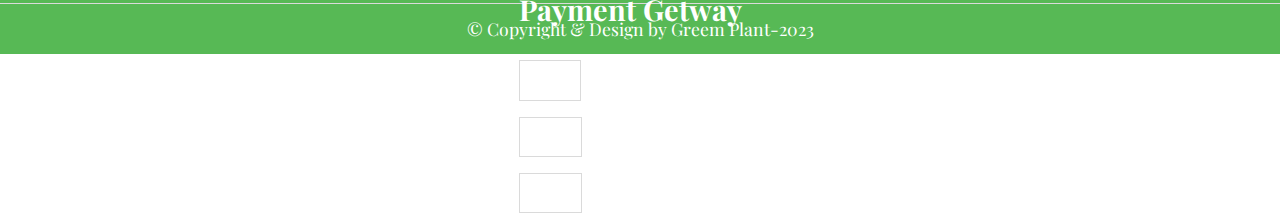
<file: HTML CSS-1/index.html>
<!DOCTYPE html>
<html lang="en">

<head>
    <meta charset="UTF-8">
    <meta name="viewport" content="width=device-width, initial-scale=1.0">
    <title>Green Plant</title>
    <!-- =============== Font Awosome ============= -->
    <link rel="stylesheet" href="https://cdnjs.cloudflare.com/ajax/libs/font-awesome/6.4.2/css/all.min.css">

    <!-- =============== Coustom CSS ============= -->
    <link rel="stylesheet" href="style.css">
</head>

<body>

    <!-- ================== HeaderTop Section ================= -->
    <div class="headerTop">
        <div class="contact">
            <ul>
                <li><a href="#"><span><i class="fa-solid fa-phone"></i></span>0088813719319</a></li>
                <li><a href="#"><span><i class="fa-solid fa-envelope"></i></span>example@example.com</a></li>
            </ul>
        </div>
        <div class="social">
            <ul>
                <li><a href="#"><i class="fa-brands fa-facebook"></i></a></li>
                <li><a href="#"><i class="fa-brands fa-twitter"></i></a></li>
                <li><a href="#"><i class="fa-brands fa-instagram"></i></a></li>
            </ul>
        </div>
    </div>


    <!-- ================== Header Navbar =================== -->
    <header class="header">
        <div class="logo">
            <a href="#"><span><i class="fa-brands fa-pagelines"></i></span>Green Plant</a>
        </div>
        <nav>
            <ul>
                <li><a href="#">Home</a></li>
                <li><a href="#">About Us</a></li>
                <li><a href="#">Page</a></li>
                <li><a href="#">Product</a></li>
                <li><a href="#">Blog</a></li>
                <li><a href="#">Contact Us</a></li>
            </ul>
        </nav>

        <div class="manuSocial">
            <ul>
                <li><a href="#"><i class="fa-brands fa-twitter"></i></a></li>
                <li><a href="#"><i class="fa-brands fa-instagram"></i></a></li>
                <li><a href="#"><i class="fa-brands fa-linkedin"></i></a></li>
            </ul>
        </div>
    </header>

    <!-- ================ Hero Section =============== -->
    <main>
        <div class="container">
            <div class="innerHero">
                <span class="heroTop">Summer Collection 2023</span>
                <h2>Plants Gonna Make <br> People Happy</h2>
                <div class="heroBtn">
                    <a href="#" class="shopBtn">Shop Now</a>
                    <a href="#" class="explorBtn">Explore Now</a>
                </div>
            </div>
        </div>
    </main>

    <!-- =============== Best Selling Section ============== -->
    <section class="bestSelling">
        <div class="container">
            <div class="bestSellingBox">

                <div class="sellBox1">
                    <div class="overlay">
                        <div class="innerContent">
                            <span>Get 50% Off</span>
                            <h3>Best Selling</h3>
                            <a href="#" class="shopBtn"> Shop Now</a>
                        </div>
                    </div>
                    <img src="./Assits/best-selling.png" alt="">

                    <div class="innerContent">
                        <span>Get 50% Off</span>
                        <h3>Best Selling</h3>
                        <a href="#" class="shopBtn"> Shop Now</a>
                    </div>
                </div>

                <div class="sellBox2">
                    <div class="innerBox">
                        <div class="overlay"></div>
                        <img src="./Assits/34294721_plant_emoji.jpg" alt="">
                        <div class="innerContent">
                            <h3>Big Saving</h3>
                            <span> Flat 50% Off </span>
                        </div>
                    </div>
                    <div class="innerBox">
                        <div class="overlay"></div>
                        <img src="./Assits/colour-flowers-white-pot-isolated-white.jpg" alt="">
                        <div class="innerContent">
                            <h3>Big Saving</h3>
                            <span> Flat 50% Off </span>
                        </div>
                    </div>
                </div>

                <div class="sellBox2">
                    <div class="innerBox">
                        <div class="overlay"></div>
                        <img src="./Assits/7042444_41021.jpg" alt="">
                        <div class="innerContent">
                            <h3>Big Saving</h3>
                            <span> Flat 50% Off </span>
                        </div>
                    </div>
                    <div class="innerBox">
                        <div class="overlay"></div>
                        <img src="./Assits/potted-house-plant-isolated-white-background.jpg" alt="">
                        <div class="innerContent">
                            <h3>Big Saving</h3>
                            <span> Flat 50% Off </span>
                        </div>
                    </div>
                </div>

                <div class="sellBox1 left">
                    <div class="overlay">
                        <div class="innerContent">
                            <h3>Popular</h3>
                            <span>Collection of Cactus</span>
                            <a href="#" class="shopBtn"> Shop Now</a>
                        </div>
                    </div>
                    <img src="./Assits/popular.png" alt="">

                    <div class="innerContent">
                        <h3>Popular</h3>
                        <span>Collection of Cactus</span>
                        <a href="#" class="shopBtn"> Shop Now</a>
                    </div>
                </div>
            </div>
        </div>
    </section>


    <section>
        <div class="container">
            <div class="ourProduct">
                <h2>Our Product</h2>
                <!-- <div class="filterBtn">
                    <button>All</button>
                    <button>Top Rated</button>
                    <button>Trending</button>
                    <button>Best Seller</button>
                </div> -->

                <div class="productContainr">


                    <div class="cart">
                        <div class="imageBox">
                            <img src="./Assits/monstera-plant-black-pot.jpg" alt="">
                            <div class="overlay">
                                <img src="./Assits/summer-pots.png" alt="">
                                <div class="icon">
                                    <span class="cartIcon"><i class="fa-solid fa-cart-shopping"></i></span>
                                    <span class="eyeIcon"><i class="fa-solid fa-eye"></i></span>
                                </div>
                            </div>
                        </div>

                        <div class="cartContent">
                            <h3>Monstera Plant</h3>
                            <span>$ <strong>88.00</strong></span>
                        </div>
                    </div>



                    <div class="cart">
                        <div class="imageBox">
                            <img src="./Assits/monstera-plant-black-pot.jpg" alt="">
                            <div class="overlay">
                                <img src="./Assits/summer-pots.png" alt="">
                                <div class="icon">
                                    <span class="cartIcon"><i class="fa-solid fa-cart-shopping"></i></span>
                                    <span class="eyeIcon"><i class="fa-solid fa-eye"></i></span>
                                </div>
                            </div>
                        </div>

                        <div class="cartContent">
                            <h3>Monstera Plant</h3>
                            <span>$ <strong>88.00</strong></span>
                        </div>
                    </div>


                    <div class="cart">
                        <div class="imageBox">
                            <img src="./Assits/monstera-plant-black-pot.jpg" alt="">
                            <div class="overlay">
                                <img src="./Assits/summer-pots.png" alt="">
                                <div class="icon">
                                    <span class="cartIcon"><i class="fa-solid fa-cart-shopping"></i></span>
                                    <span class="eyeIcon"><i class="fa-solid fa-eye"></i></span>
                                </div>
                            </div>
                        </div>

                        <div class="cartContent">
                            <h3>Monstera Plant</h3>
                            <span>$ <strong>88.00</strong></span>
                        </div>
                    </div>


                    <div class="cart">
                        <div class="imageBox">
                            <img src="./Assits/monstera-plant-black-pot.jpg" alt="">
                            <div class="overlay">
                                <img src="./Assits/summer-pots.png" alt="">
                                <div class="icon">
                                    <span class="cartIcon"><i class="fa-solid fa-cart-shopping"></i></span>
                                    <span class="eyeIcon"><i class="fa-solid fa-eye"></i></span>
                                </div>
                            </div>
                        </div>

                        <div class="cartContent">
                            <h3>Monstera Plant</h3>
                            <span>$ <strong>88.00</strong></span>
                        </div>
                    </div>


                    <div class="cart">
                        <div class="imageBox">
                            <img src="./Assits/monstera-plant-black-pot.jpg" alt="">
                            <div class="overlay">
                                <img src="./Assits/summer-pots.png" alt="">
                                <div class="icon">
                                    <span class="cartIcon"><i class="fa-solid fa-cart-shopping"></i></span>
                                    <span class="eyeIcon"><i class="fa-solid fa-eye"></i></span>
                                </div>
                            </div>
                        </div>

                        <div class="cartContent">
                            <h3>Monstera Plant</h3>
                            <span>$ <strong>88.00</strong></span>
                        </div>
                    </div>

                    <div class="cart">
                        <div class="imageBox">
                            <img src="./Assits/monstera-plant-black-pot.jpg" alt="">
                            <div class="overlay">
                                <img src="./Assits/summer-pots.png" alt="">
                                <div class="icon">
                                    <span class="cartIcon"><i class="fa-solid fa-cart-shopping"></i></span>
                                    <span class="eyeIcon"><i class="fa-solid fa-eye"></i></span>
                                </div>
                            </div>
                        </div>

                        <div class="cartContent">
                            <h3>Monstera Plant</h3>
                            <span>$ <strong>88.00</strong></span>
                        </div>
                    </div>


                    <div class="cart">
                        <div class="imageBox">
                            <img src="./Assits/monstera-plant-black-pot.jpg" alt="">
                            <div class="overlay">
                                <img src="./Assits/summer-pots.png" alt="">
                                <div class="icon">
                                    <span class="cartIcon"><i class="fa-solid fa-cart-shopping"></i></span>
                                    <span class="eyeIcon"><i class="fa-solid fa-eye"></i></span>
                                </div>
                            </div>
                        </div>

                        <div class="cartContent">
                            <h3>Monstera Plant</h3>
                            <span>$ <strong>88.00</strong></span>
                        </div>
                    </div>

                    <div class="cart">
                        <div class="imageBox">
                            <img src="./Assits/monstera-plant-black-pot.jpg" alt="">
                            <div class="overlay">
                                <img src="./Assits/summer-pots.png" alt="">
                                <div class="icon">
                                    <span class="cartIcon"><i class="fa-solid fa-cart-shopping"></i></span>
                                    <span class="eyeIcon"><i class="fa-solid fa-eye"></i></span>
                                </div>
                            </div>
                        </div>

                        <div class="cartContent">
                            <h3>Monstera Plant</h3>
                            <span>$ <strong>88.00</strong></span>
                        </div>
                    </div>



                </div>
            </div>
        </div>
    </section>



    <!-- =============== News Letter ============ -->
    <section>
        <div class="newsContainer">
            <div class="newsLeft">
                <div class="newsLcontent">
                    <h3>Join to Our Newsletter For More Info</h3>
                    <span>Contrary to popular belief, Lorem Ipsum is not simply</span>
                    <div class="inputFeld">
                        <input class="email" type="email" placeholder="Enter Your Email">
                        <button class="shopBtn">Subscribe</button>
                    </div>
                </div>
            </div>


            <div class="linkImage">
                <img src="./Assits/33756680_8105922.jpg" alt="">
                <div class="overlay">
                    <span><i class="fa-brands fa-instagram"></i></span>
                </div>
            </div>



            <div class="newsRight">

                <div class="imagegrid">
                    <div class="image">
                        <img src="./Assits/second-image.png" alt="">
                        <div class="overlay">
                            <span><i class="fa-brands fa-instagram"></i></span>
                        </div>
                    </div>

                    <div class="image">
                        <img src="./Assits/fifth-image.png" alt="">
                        <div class="overlay">
                            <span><i class="fa-brands fa-instagram"></i></span>
                        </div>
                    </div>

                    <div class="image">
                        <img src="./Assits/second-image.png" alt="">
                        <div class="overlay">
                            <span><i class="fa-brands fa-instagram"></i></span>
                        </div>
                    </div>

                    <div class="image">
                        <img src="./Assits/fifth-image.png" alt="">
                        <div class="overlay">
                            <span><i class="fa-brands fa-instagram"></i></span>
                        </div>
                    </div>
                </div>
            </div>
        </div>
    </section>


    <!-- ==============Top Product ============ -->

    <section>
        <div class="container">
            <div class="topProduct">
                <h1>Top Rated Products</h1>


                <div class="topproductContainer">


                    <div class="cart">
                        <div class="imageSide">
                            <img src="./Assits/fringilla.png" alt="">
                            <div class="overlay">
                                <img src="./Assits/plant.png" alt="">
                            </div>
                        </div>
                        <div class="contentSide">
                            <h3>Double Strap</h3>
                            <span class="price">$ <strong>79.29</strong></span>
                            <span><i class="fa-regular fa-eye"></i></span>
                            <span><i class="fa-regular fa-heart"></i></span>
                            <span><i class="fa-brands fa-opencart"></i></span>
                        </div>
                    </div>


                    <div class="cart">
                        <div class="imageSide">
                            <img src="./Assits/fringilla.png" alt="">
                            <div class="overlay">
                                <img src="./Assits/plant.png" alt="">
                            </div>
                        </div>
                        <div class="contentSide">
                            <h3>Double Strap</h3>
                            <span class="price">$ <strong>79.29</strong></span>
                            <span><i class="fa-regular fa-eye"></i></span>
                            <span><i class="fa-regular fa-heart"></i></span>
                            <span><i class="fa-brands fa-opencart"></i></span>
                        </div>
                    </div>

                    <div class="cart">
                        <div class="imageSide">
                            <img src="./Assits/fringilla.png" alt="">
                            <div class="overlay">
                                <img src="./Assits/plant.png" alt="">
                            </div>
                        </div>
                        <div class="contentSide">
                            <h3>Double Strap</h3>
                            <span class="price">$ <strong>79.29</strong></span>
                            <span><i class="fa-regular fa-eye"></i></span>
                            <span><i class="fa-regular fa-heart"></i></span>
                            <span><i class="fa-brands fa-opencart"></i></span>
                        </div>
                    </div>

                    <div class="cart">
                        <div class="imageSide">
                            <img src="./Assits/fringilla.png" alt="">
                            <div class="overlay">
                                <img src="./Assits/plant.png" alt="">
                            </div>
                        </div>
                        <div class="contentSide">
                            <h3>Double Strap</h3>
                            <span class="price">$ <strong>79.29</strong></span>
                            <span><i class="fa-regular fa-eye"></i></span>
                            <span><i class="fa-regular fa-heart"></i></span>
                            <span><i class="fa-brands fa-opencart"></i></span>
                        </div>
                    </div>


                    <div class="cart">
                        <div class="imageSide">
                            <img src="./Assits/fringilla.png" alt="">
                            <div class="overlay">
                                <img src="./Assits/plant.png" alt="">
                            </div>
                        </div>
                        <div class="contentSide">
                            <h3>Double Strap</h3>
                            <span class="price">$ <strong>79.29</strong></span>
                            <span><i class="fa-regular fa-eye"></i></span>
                            <span><i class="fa-regular fa-heart"></i></span>
                            <span><i class="fa-brands fa-opencart"></i></span>
                        </div>
                    </div>

                    <div class="cart">
                        <div class="imageSide">
                            <img src="./Assits/fringilla.png" alt="">
                            <div class="overlay">
                                <img src="./Assits/plant.png" alt="">
                            </div>
                        </div>
                        <div class="contentSide">
                            <h3>Double Strap</h3>
                            <span class="price">$ <strong>79.29</strong></span>
                            <span><i class="fa-regular fa-eye"></i></span>
                            <span><i class="fa-regular fa-heart"></i></span>
                            <span><i class="fa-brands fa-opencart"></i></span>
                        </div>
                    </div>

                </div>
            </div>
        </div>
    </section>



    <section class="footer">
        <div class="footerTop">
            <div class="footerContainer">

                <div class="footerCart">
                    <span><i class="fa-solid fa-truck"></i></span>
                    <div class="content">
                        <h3>Free Shipping Order</h3>
                        <span>On orders over $100</span>
                    </div>
                </div>


                <div class="footerCart">
                    <span><i class="fa-solid fa-gift"></i></span>
                    <div class="content">
                        <h3>Special Gift Card</h3>
                        <span>The perfect gift idea</span>
                    </div>
                </div>



                <div class="footerCart">
                    <span><i class="fa-solid fa-recycle"></i></span>
                    <div class="content">
                        <h3>Return & Exchange</h3>
                        <span>Free return within 3 days</span>
                    </div>
                </div>


                <div class="footerCart">
                    <span><i class="fa-solid fa-phone-volume"></i></span>
                    <div class="content">
                        <h3>Support 24 / 7</h3>
                        <span>Customer Support</span>
                    </div>
                </div>

            </div>
        </div>
        <div class="mainFooter">
            <div class="footerListContainer">

                <div class="footerList">
                    <h1><span><i class="fa-brands fa-pagelines"></i></span>Green Plant</h1>
                    <p>Lorem ipsum dolor sit amet consectetur adipisicing elit. Alias expedita, sequi, adipisci incidunt
                        excepturi minima iste hic est quasi fuga culpa. Non doloremque enim aut mollitia similique
                        doloribus ducimus delectus?</p>
                </div>


                <div class="footerList">
                    <h1>Link List</h1>
                    <ul>
                        <li><a href="#">Home</a></li>
                        <li><a href="#">About</a></li>
                        <li><a href="#">Contact Us</a></li>
                        <li><a href="#">Products</a></li>
                        <li><a href="#">Blog</a></li>
                    </ul>
                </div>


                <div class="footerList">
                    <h1>Social Links</h1>
                    <ul>
                        <li><a href="#"><i class="fa-brands fa-twitter"></i></a></li>
                        <li><a href="#"><i class="fa-brands fa-instagram"></i></a></li>
                        <li><a href="#"><i class="fa-brands fa-linkedin"></i></a></li>
                    </ul>
                </div>


                <div class="footerList">
                    <h1>Payment Getway</h1>
                    <ul>
                        <li><a href="#"><i class="fa-brands fa-cc-paypal"></i></a></li>
                        <li><a href="#"><i class="fa-brands fa-google-pay"></i></a></li>
                        <li><a href="#"><i class="fa-brands fa-apple-pay"></i></a></li>
                    </ul>
                </div>


            </div>
        </div>
    </section>

    <footer>
        <p>&copy; Copyright & Design by Greem Plant-2023</p>
    </footer>


</body>

</html>
</file>
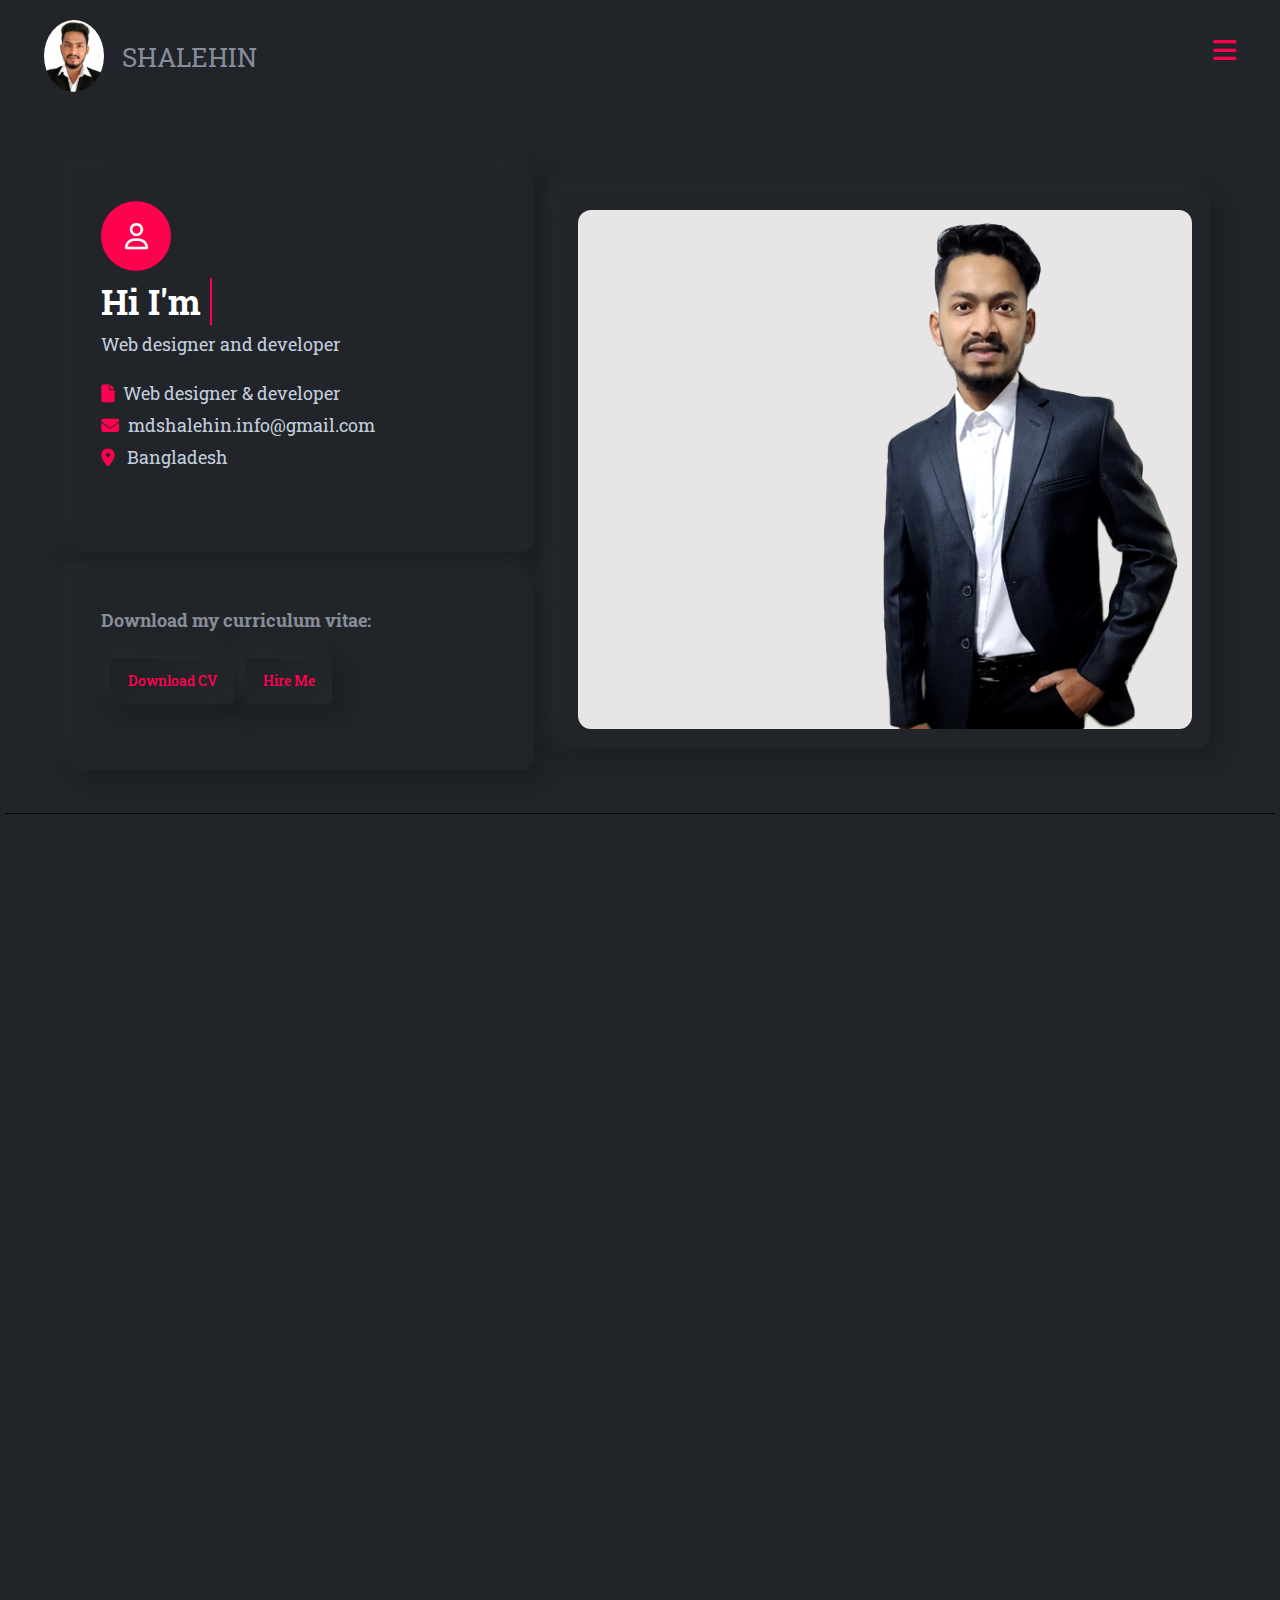
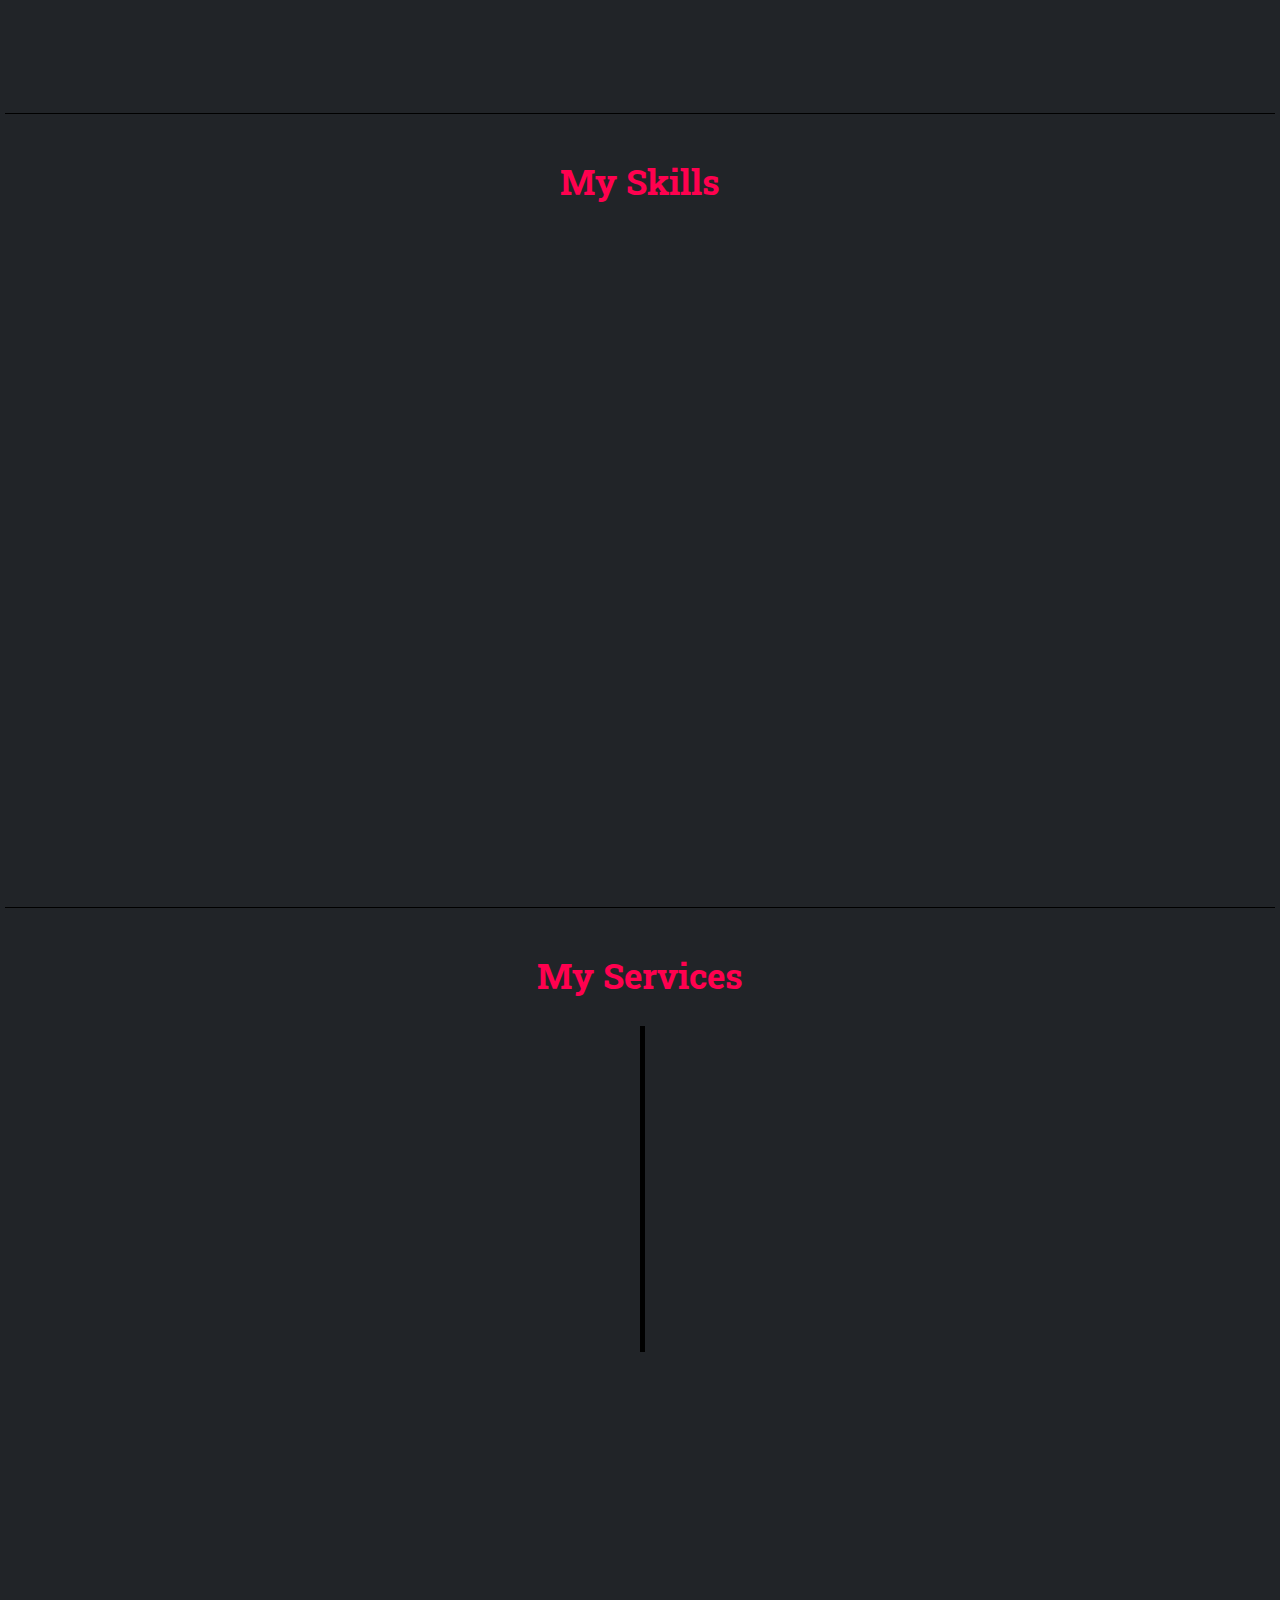
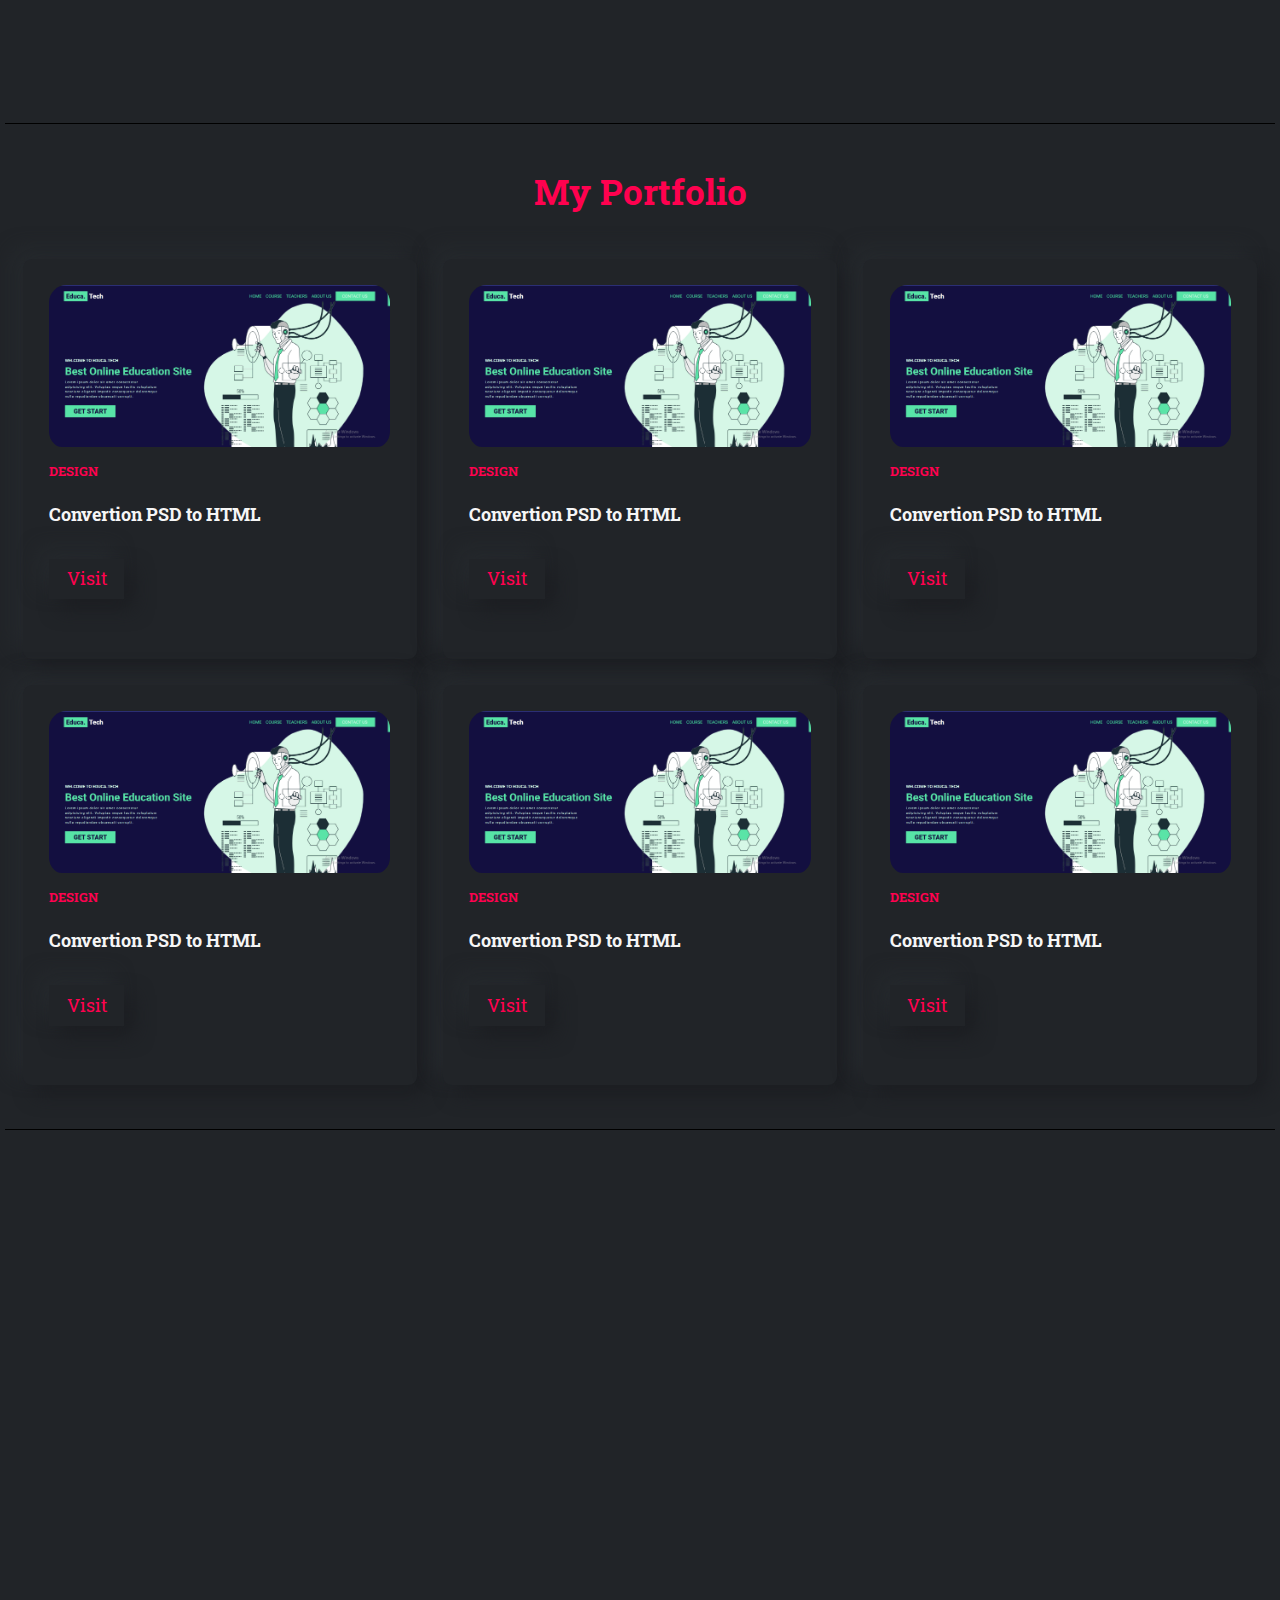
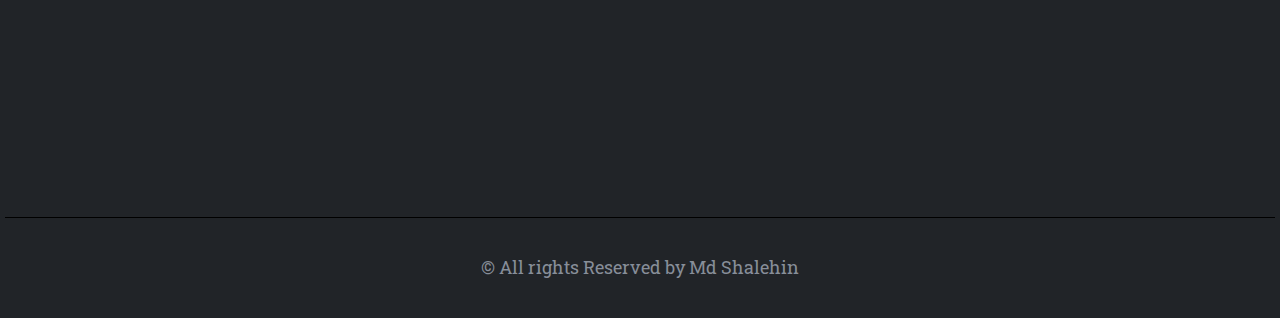
<file: My Portfolio/index.html>
<!DOCTYPE html>
<html lang="en">

<head>
    <meta charset="UTF-8">
    <meta http-equiv="X-UA-Compatible" content="IE=edge">
    <meta name="viewport" content="width=device-width, initial-scale=1.0">
    <link rel="icon" type="image/x-icon" href="./assits/Md-Shalehin.jpg">
    <title>Md Shalehin</title>
    <!-- ===================== Google Font =================== -->
    <link rel="preconnect" href="https://fonts.googleapis.com">
    <link rel="preconnect" href="https://fonts.gstatic.com" crossorigin>
    <link
        href="https://fonts.googleapis.com/css2?family=Roboto+Slab:wght@100;300;400;500;600;700;800;900&family=Roboto:wght@100;300;400;500;700;900&display=swap"
        rel="stylesheet">
    <!-- ===================== Box Icon =================== -->
    <link href='https://unpkg.com/boxicons@2.1.4/css/boxicons.min.css' rel='stylesheet'>
    <!-- =================== Font Aowsome ================= -->
    <link rel="stylesheet" href="https://cdnjs.cloudflare.com/ajax/libs/font-awesome/6.4.0/css/all.min.css">
    <!-- ==================== Js AOS ====================== -->
    <link rel="stylesheet" href="https://unpkg.com/aos@next/dist/aos.css" />
    <!-- =================== Coustom CSS ================== -->
    <link rel="stylesheet" href="style.css">
</head>

<body>
    <!-- ======================= header section ==================== -->
    <header class="header">
        <div class="logo"><a href="#home"><img src="./assits/Md-Shalehin.jpg" alt="">shalehin</a></div>
        <nav>
            <ul class="navBar">
                <li><a href="#home">home</a></li>
                <li><a href="#aboutme">about me</a></li>
                <li><a href="#skills">skills</a></li>
                <li><a href="#services">my servises</a></li>
                <li><a href="#portfolio">portfolio</a></li>
                <li><a href="#home">blog</a></li>
                <li><a href="#contact" class="contact">contact me</a></li>
            </ul>
        </nav>
        <div class="mobile">
            <i class="fa-solid fa-bars"></i>
            <i class="fa-solid fa-xmark"></i>
        </div>
    </header>

    <!-- ======================= home section ====================== -->
    <section id="home">
        <div class="left-side">
            <div class="top">
                <span class="uicon"><i class="fa-regular fa-user"></i></span>
                <h1>Hi I'm <span class="name">Md Shalehin</span></h1>
                <p>Web designer and developer</p>
                <ul>
                    <li><span class="icon"><i class="fa-solid fa-file"></i></span>Web designer & developer</li>
                    <li><span class="icon"><i class="fa-solid fa-envelope"></i></span><a
                            href="mailto:mdshalehin.info@gmail.com">mdshalehin.info@gmail.com</a></li>
                    <li><span class="icon"><i class="fa-solid fa-location-dot"></i></span> Bangladesh</li>
                </ul>
            </div>
            <div class="bottom">
                <h4>Download my curriculum vitae:</h4>
                <a href="#">Download CV</a>
                <a href="#">Hire Me</a>
            </div>
        </div>
        <div class="right-side">
            <div class="inner-right">
                <img src="./assits/portfolio img.jpg" alt="">
            </div>
        </div>
    </section>

    <!-- ======================= about me ========================== -->
    <section id="aboutme" class="container">
        <div class="left-side" data-aos="fade-up">
            <div class="image">
                <img src="./assits/Md-Shalehin.jpg" alt="">
            </div>
        </div>
        <div class="right-side" data-aos="fade-up">
            <button id="innerBtn1">About Me</button>
            <button id="innerBtn2">Education</button>
            <div id="innerBox1" class="section">
                <h2>Md Shalehin</h2>
                <p>Lorem ipsum dolor sit amet consectetur adipisicing elit. Ducimus, nemo, vitae esse rem fugit repellat
                    dolor expedita ullam blanditiis neque quos, nesciunt laboriosam! Praesentium repudiandae incidunt
                    maiores asperiores recusandae pariatur odit perferendis rem dolor nostrum aperiam magni eaque nulla
                    deserunt dolores quis iusto non, facere temporibus aliquid placeat! Nobis, veritatis.</p>
                <div class="social">
                    <ul>
                        <li><a href="#"><i class="fa-brands fa-square-facebook"></i></a></li>
                        <li><a href="#"><i class="fa-brands fa-square-twitter"></i></a></li>
                        <li><a href="#"><i class="fa-brands fa-linkedin"></i></a></li>
                    </ul>
                </div>
            </div>

            <div id="innerBox2" class="section">
                <h2>Education</h2>
                <table border="1" cellspacing="0" max-width="700px" height="200px">

                    <tr>
                        <th>Cources</th>
                        <th class="sub">Subject</th>
                        <th>Educational Institute</th>
                        <th>Year of Pass</th>
                    </tr>
                    <tr>
                        <td>SSC</td>
                        <td class="sub">Elactronics</td>
                        <td>C.S Pilot Sceondary School</td>
                        <td>2019-20</td>
                    </tr>
                    <tr>
                        <td>Diploma</td>
                        <td class="sub">Telecommiunication</td>
                        <td>Jashore Polytecnic Institute</td>
                        <td>2023</td>
                    </tr>
                </table>
            </div>
        </div>
    </section>

    <!-- ======================= skills section ==================== -->
    <section id="skills" class="container">
        <h1>My Skills</h1>
        <div class="skillbox">
            <div class="skillSide" data-aos="fade-up">
                <div class="inner">
                    <label>HTML</label>                    
                    <div class="skill html"></div>
                </div>

                <div class="inner">
                    <label>CSS</label>
                    <div class="skill css"></div>
                </div>

                <div class="inner">
                    <label>Bootstrap5</label>
                    <div class="skill bs"></div>
                </div>

                <div class="inner">
                    <label>JavaScrips</label>
                    <div class="skill js"></div>
                </div>

                <div class="inner">
                    <label>Jquary</label>
                    <div class="skill jq"></div>
                </div>

                <div class="inner">
                    <label>PHP</label>
                    <div class="skill php"></div>
                </div>
            </div>
            <div class="imageSide" data-aos="fade-up"  data-aos-duration="4000">
                <div class="image">
                    <img src="./assits/Skills.jpg" alt="Skills">
                </div>
            </div>
        </div>
    </section>

    <!-- ====================== secvices section =================== -->
    <section id="services" class="container">
        <h1>My Services</h1>
        <div class="servbox">
            <div class="box" data-aos="fade-up"  data-aos-duration="4000">
                <div class="innerbox">
                    <span></span>
                    <h2>Web Design & Development</h2>
                    <p>Lorem ipsum dolor sit amet, consectetur adipisicing elit. Incidunt esse facere possimus, earum
                        est voluptas temporibus natus nisi consectetur libero corrupti labore veniam ullam eligendi
                        inventore quis, exercitationem laudantium atque?</p>
                </div>
            </div>

            <div class="box">
                <div class="innerbox" data-aos="fade-up"  data-aos-duration="4000">
                    <span></span>
                    <h2>Web Design & Development</h2>
                    <p>Lorem ipsum dolor sit amet, consectetur adipisicing elit. Incidunt esse facere possimus, earum
                        est voluptas temporibus natus nisi consectetur libero corrupti labore veniam ullam eligendi
                        inventore quis, exercitationem laudantium atque?</p>
                </div>
            </div>

            <div class="box" data-aos="fade-up"  data-aos-duration="4000">
                <div class="innerbox">
                    <span></span>
                    <h2>Web Design & Development</h2>
                    <p>Lorem ipsum dolor sit amet, consectetur adipisicing elit. Incidunt esse facere possimus, earum
                        est voluptas temporibus natus nisi consectetur libero corrupti labore veniam ullam eligendi
                        inventore quis, exercitationem laudantium atque?</p>
                </div>
            </div>

            <div class="box" data-aos="fade-up"  data-aos-duration="4000">
                <div class="innerbox">
                    <span></span>
                    <h2>Web Design & Development</h2>
                    <p>Lorem ipsum dolor sit amet, consectetur adipisicing elit. Incidunt esse facere possimus, earum
                        est voluptas temporibus natus nisi consectetur libero corrupti labore veniam ullam eligendi
                        inventore quis, exercitationem laudantium atque?</p>
                </div>
            </div>

        </div>
    </section>

    <!-- ====================== portfolio section ================== -->
    <section id="portfolio" class="container">
        <h1>My Portfolio</h1>
        <div class="portcart">

            <div class="cart">
                <div class="image">
                    <img src="./assits/port1.png" alt="">
                </div>
                <h5>design</h5>
                <h2>Convertion PSD to HTML</h2>
                <a href="https://educa-tech.netlify.app/" target="_blank">Visit</a>
            </div>

            <div class="cart">
                <div class="image">
                    <img src="./assits/port1.png" alt="">
                </div>
                <h5>design</h5>
                <h2>Convertion PSD to HTML</h2>
                <a href="#">Visit</a>
            </div>

            <div class="cart">
                <div class="image">
                    <img src="./assits/port1.png" alt="">
                </div>
                <h5>design</h5>
                <h2>Convertion PSD to HTML</h2>
                <a href="#">Visit</a>
            </div>

            <div class="cart">
                <div class="image">
                    <img src="./assits/port1.png" alt="">
                </div>
                <h5>design</h5>
                <h2>Convertion PSD to HTML</h2>
                <a href="#">Visit</a>
            </div>

            <div class="cart">
                <div class="image">
                    <img src="./assits/port1.png" alt="">
                </div>
                <h5>design</h5>
                <h2>Convertion PSD to HTML</h2>
                <a href="#">Visit</a>
            </div>

            <div class="cart">
                <div class="image">
                    <img src="./assits/port1.png" alt="">
                </div>
                <h5>design</h5>
                <h2>Convertion PSD to HTML</h2>
                <a href="#">Visit</a>
            </div>

        </div>
    </section>

    <!-- ===================== contact section ===================== -->
    <section id="contact" class="container">
        <div class="img-side" data-aos="fade-up"  data-aos-duration="4000">
            <div class="image">
                <img src="./assits/Md-Shalehin.jpg" alt="">
                <h2>Md Shalehin</h2>
            </div>
        </div>
        <div class="form-side" data-aos="fade-up"  data-aos-duration="4000">
            <form action="https://formspree.io/f/mgebpwvg" method="POST">
                <label>Your Name:</label><br>
                <input type="text" name="name" placeholder="Type Your Name:" required><br>

                <label>Your Email:</label><br>
                <input type="email" name="email" placeholder="Type Your Email:" required><br>

                <label>Your Message</label><br>
                <textarea name="textarea" class="msgbox" placeholder="Type Your Message" required></textarea>
                <input type="submit" value="Sent Message" class="subbtn" required>
            </form>
        </div>
    </section>

    <!-- ==================== footer section ======================= -->
    <footer>
        <p> &copy; All rights Reserved by Md Shalehin </p>
    </footer>

    <!-- ====================== js aos ============================= -->
    <script src="https://unpkg.com/aos@next/dist/aos.js"></script>
    <script>
      AOS.init();
    </script>

    <script src="main.js"></script>
</body>

</html>
</file>
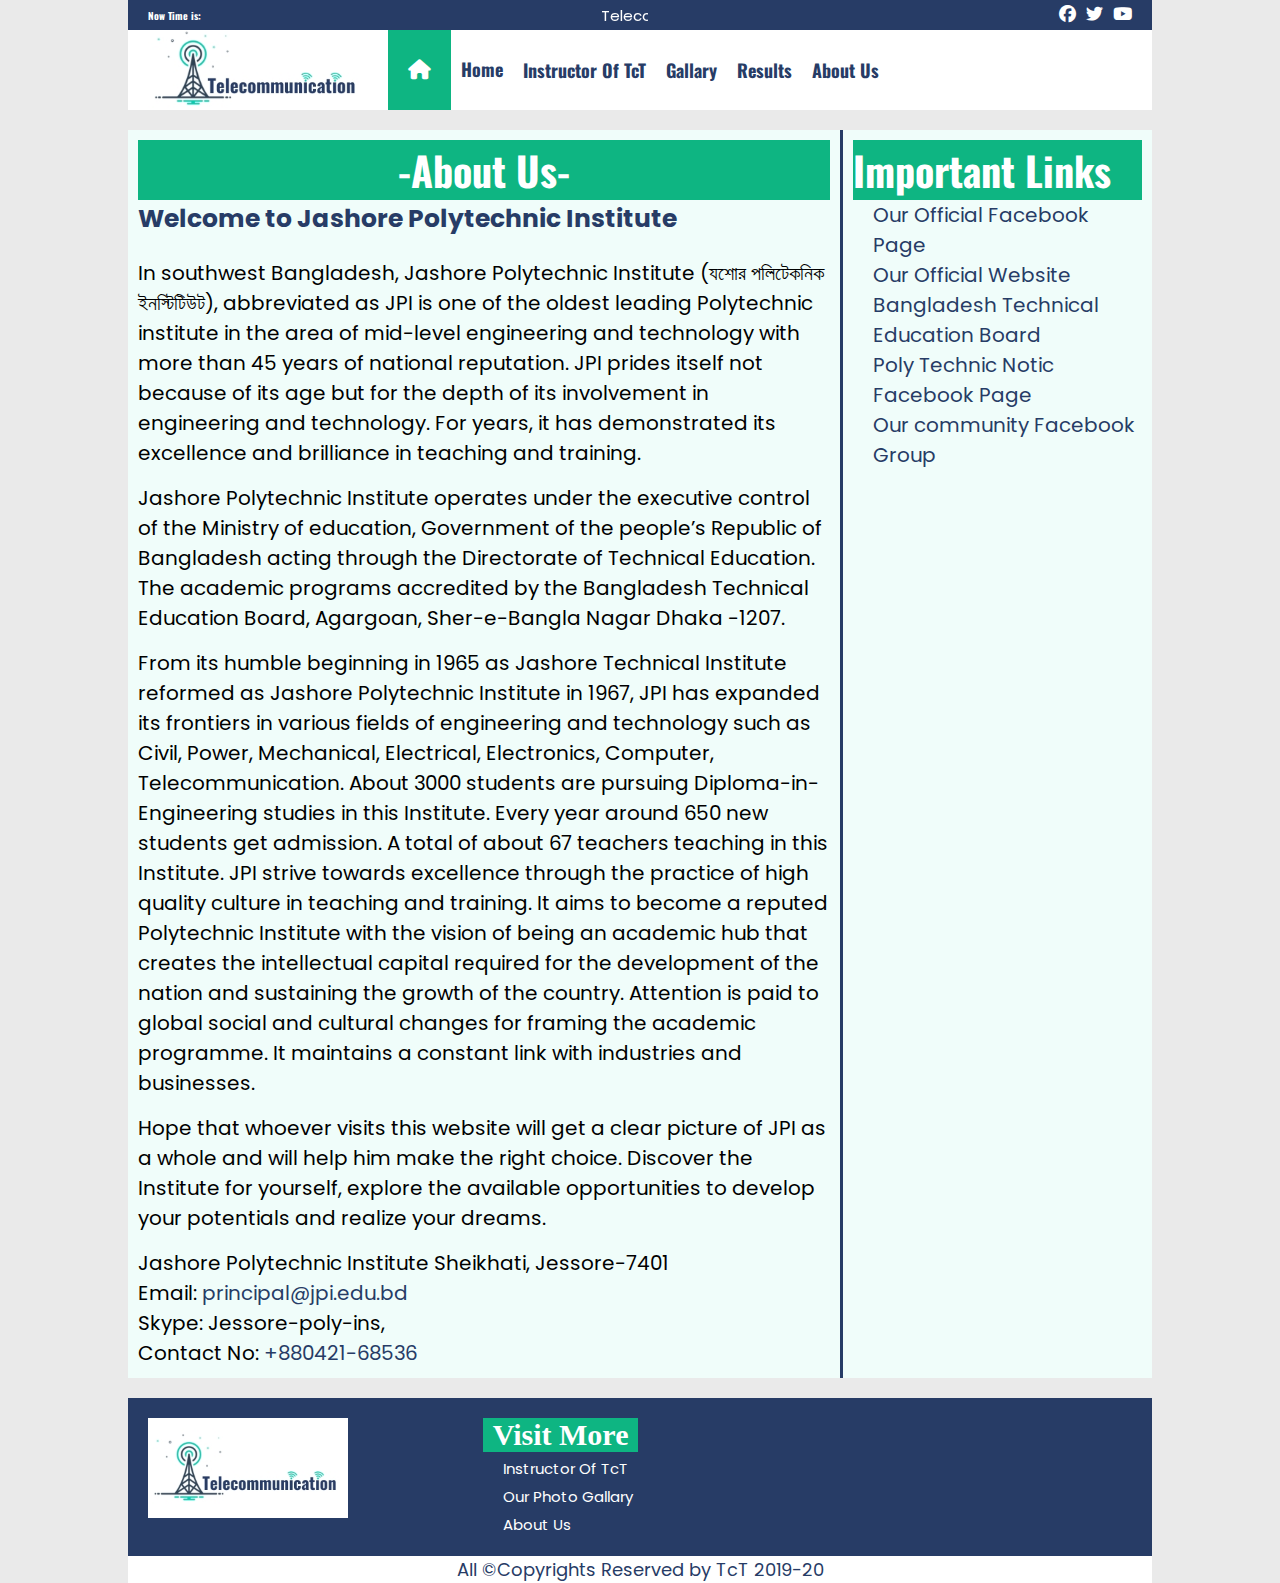
<file: Collage website/about.html>
<!DOCTYPE html>
<html lang="en">

<head>
    <meta charset="UTF-8">
    <meta name="viewport" content="width=device-width, initial-scale=1.0">
    <link rel="icon" type="image/x-icon" href="./assits/tct.jpg">
    <title>About Us</title>

    <!-- /////////////////// Font Awosome //////////////////// -->
    <link rel="stylesheet" href="https://cdnjs.cloudflare.com/ajax/libs/font-awesome/6.4.0/css/all.min.css">

    <!--/////////////////// Coustom CSS ///////////////////// -->
    <link rel="stylesheet" href="style.css">
</head>

<body>

    <div class="container">
        <div class="topBar">
            <div class="topLeft">
                <strong id="time">Now Time is:</strong>
                <marquee>Telecommunications technology refers to distance communications, such as radio, telephone,
                    television, satellite, microwave, data communication, and computer networking.</marquee>
            </div>
            <div class="topRight">
                <ul>
                    <li><a href=" #"><i class="fa-brands fa-facebook"></i></a></li>
                    <li><a href="#"><i class="fa-brands fa-twitter"></i></a></li>
                    <li><a href="#"><i class="fa-brands fa-youtube"></i></a></li>
                </ul>
            </div>
        </div>
    </div>

    <!-- /////////////////// Nav Bar /////////////////////// -->
    <div class="container">
        <nav>
            <div class="logo"><a href="#"><img src="./assits/Telecommunication.jpg" alt=""></a></div>
            <div class="manu">
                <ul>
                    <li><a href="./index.html"><i class="fa-solid fa-house"></i>Home</a></li>
                    <li><a href="./inst.html">Instructor Of TcT</a></li>
                    <li><a href="./discription.html">Gallary</a></li>
                    <li><a href="./result.html">Results</a></li>
                    <li><a href="./about.html">About Us</a></li>
                </ul>
            </div>

        </nav>
    </div>

    <!-- //////////////// About Us //////////////////// -->
    <section class="aboutPage">
        <div class="container" id="aboutUs">
            <div class="aboutUs">
                <h3>-About Us-</h3>
                <h4>Welcome to Jashore Polytechnic Institute</h4>
                <p>In southwest Bangladesh, Jashore Polytechnic Institute (যশোর পলিটেকনিক ইনস্টিটিউট), abbreviated
                    as
                    JPI is
                    one of the oldest leading Polytechnic institute in the area of mid-level engineering and
                    technology
                    with
                    more than 45 years of national reputation. JPI prides itself not because of its age but for the
                    depth of
                    its involvement in engineering and technology. For years, it has demonstrated its excellence and
                    brilliance in teaching and training. <br>
                    <span style="display: block; height: 1.5rem;"> </span>

                    Jashore Polytechnic Institute operates under the executive control of the Ministry of education,
                    Government of the people’s Republic of Bangladesh acting through the Directorate of Technical
                    Education. The academic programs accredited by the Bangladesh Technical Education Board,
                    Agargoan,
                    Sher-e-Bangla Nagar Dhaka -1207.

                    <span style="display: block; height: 1.5rem;"> </span>

                    From its humble beginning in 1965 as Jashore Technical Institute reformed as Jashore Polytechnic
                    Institute in 1967, JPI has expanded its frontiers in various fields of engineering and
                    technology
                    such as Civil, Power, Mechanical, Electrical, Electronics, Computer, Telecommunication. About
                    3000
                    students are pursuing Diploma-in-Engineering studies in this Institute. Every year around 650
                    new
                    students get admission. A total of about 67 teachers teaching in this Institute. JPI strive
                    towards
                    excellence through the practice of high quality culture in teaching and training. It aims to
                    become
                    a reputed Polytechnic Institute with the vision of being an academic hub that creates the
                    intellectual capital required for the development of the nation and sustaining the growth of the
                    country. Attention is paid to global social and cultural changes for framing the academic
                    programme.
                    It maintains a constant link with industries and businesses.

                    <span style="display: block; height: 1.5rem;"> </span>

                    Hope that whoever visits this website will get a clear picture of JPI as a whole and will help
                    him
                    make the right choice. Discover the Institute for yourself, explore the available opportunities
                    to
                    develop your potentials and realize your dreams. <br>

                    <span style="display: block; height: 1.5rem;"> </span>

                    Jashore Polytechnic Institute
                    Sheikhati, Jessore-7401 <br> Email: <a href="mailto:principal@jpi.edu.bd"
                        class="con">principal@jpi.edu.bd</a> <br>
                    Skype: Jessore-poly-ins, <br> Contact No: <a href="tel:+880421-68536" class="con">+880421-68536</a>


                </p>
            </div>

            <div class="importantLinks">
                <h3>Important Links</h3>
                <ul>
                    <li><a href="https://www.facebook.com/jpi.edu.bd">Our Official Facebook Page</a></li>
                    <li><a href="http://www.jpi.edu.bd/">Our Official Website</a></li>
                    <li><a href="http://www.bteb.gov.bd/">Bangladesh Technical Education Board</a></li>
                    <li><a href="https://www.facebook.com/polytechnic.notice">Poly Technic Notic Facebook Page</a></li>
                    <li><a href="https://www.facebook.com/groups/jpicommunity">Our community Facebook Group</a></li>

                </ul>
            </div>
        </div>
    </section>




    <!-- ////////////////// Footer ////////////////////////// -->
    <footer>
        <div class="container">
            <div class="footerContainer">

                <div class="footerBox">
                    <img src="./assits/Telecommunication.jpg" alt="">
                </div>

                <div class="footerBox">
                    <h3>Visit More</h3>
                    <ul>
                        <li><a href="#">Instructor Of TcT</a></li>
                        <li><a href="#">Our Photo Gallary</a></li>
                        <li><a href="#">About Us</a></li>
                    </ul>
                </div>
            </div>
        </div>
    </footer>

    <!-- ///////////////////// Footer Bottom ///////////////// -->
    <div class="container">
        <div class="Fbtm">
            <p>All &copy;Copyrights Reserved by TcT 2019-20</p>
        </div>
    </div>


    <script src="main.js"></script>
</body>

</html>
</file>
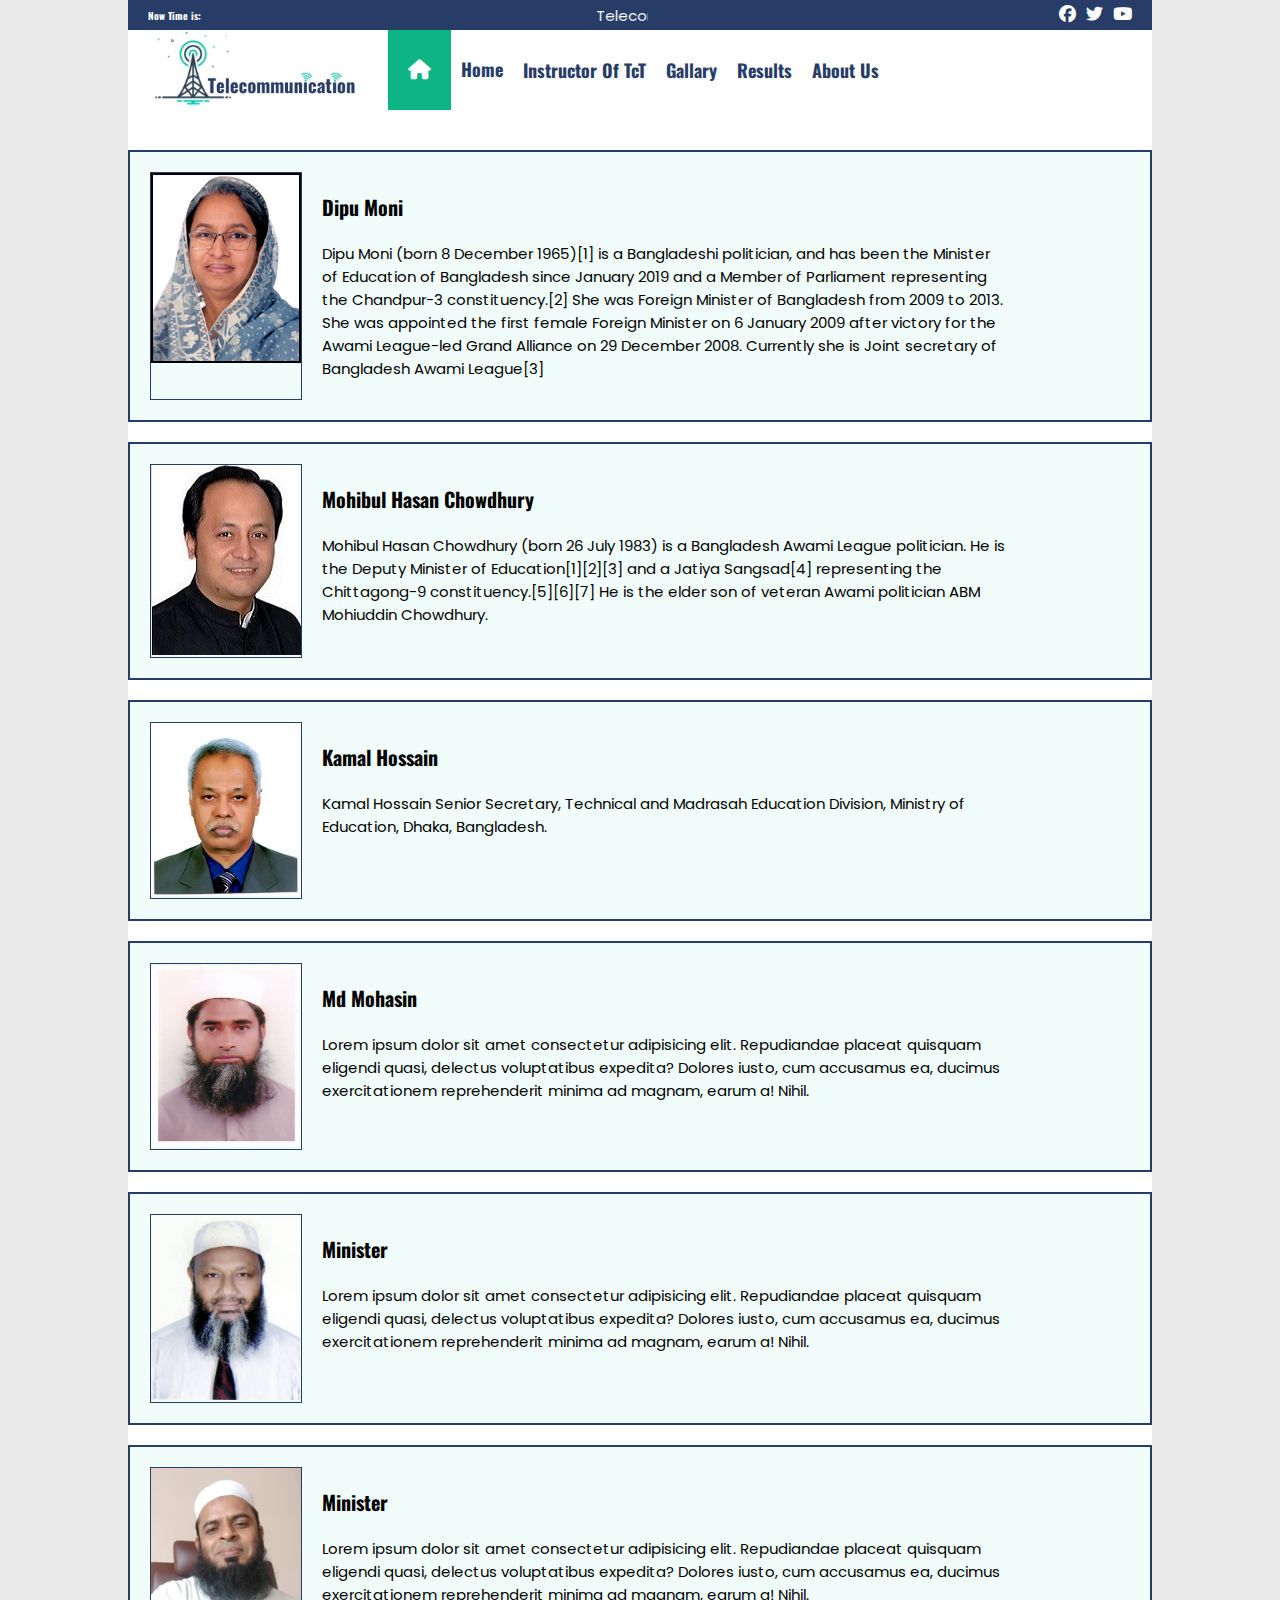
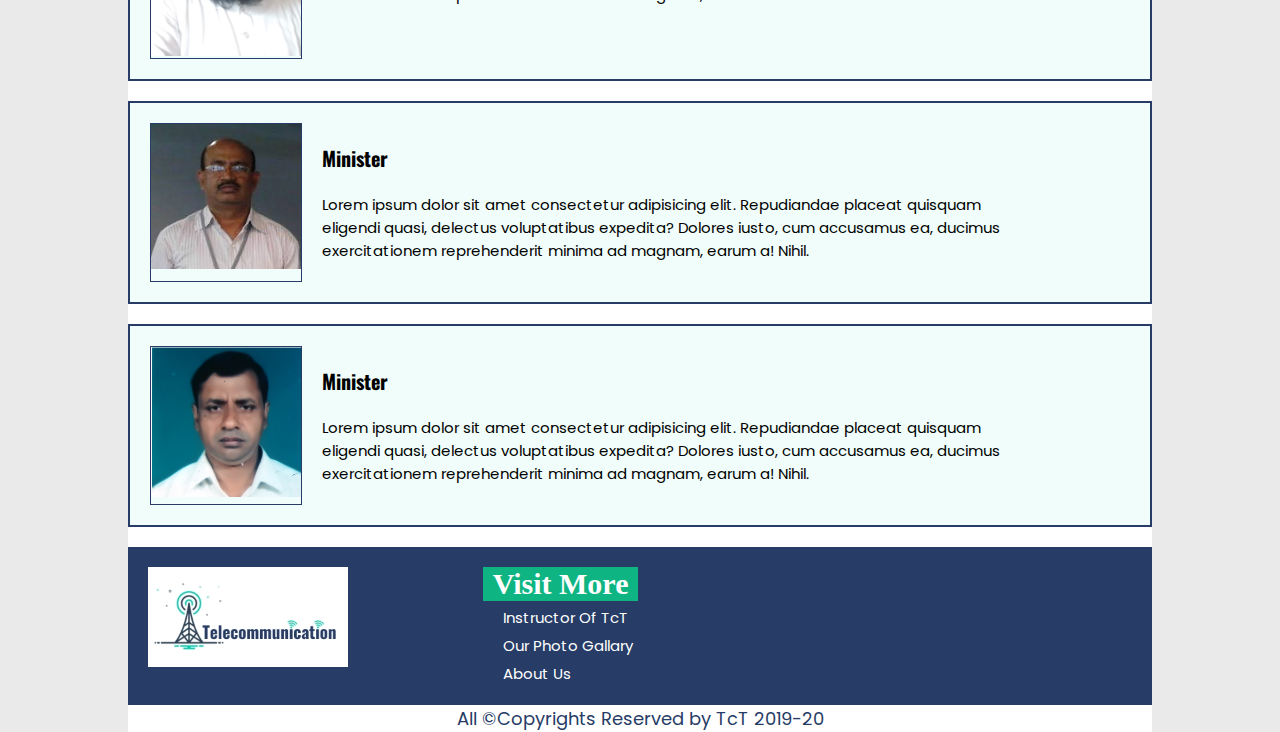
<file: Collage website/discription.html>
<!DOCTYPE html>
<html lang="en">

<head>
    <meta charset="UTF-8">
    <meta name="viewport" content="width=device-width, initial-scale=1.0">
    <link rel="icon" type="image/x-icon" href="./assits/tct.jpg">
    <title>Description</title>

    <!-- /////////////////// Font Awosome //////////////////// -->
    <link rel="stylesheet" href="https://cdnjs.cloudflare.com/ajax/libs/font-awesome/6.4.0/css/all.min.css">

    <!--/////////////////// Coustom CSS ///////////////////// -->
    <link rel="stylesheet" href="style.css">

    <!-- ////////////////// Responcive CSS ///////////////// -->
    <link rel="stylesheet" href="responsive.css">
</head>

<body>


    <div class="container">
        <div class="topBar">
            <div class="topLeft">
                <strong id="time">Now Time is:</strong>
                <marquee>Telecommunications technology refers to distance communications, such as radio, telephone,
                    television, satellite, microwave, data communication, and computer networking.</marquee>
            </div>
            <div class="topRight">
                <ul>
                    <li><a href=" #"><i class="fa-brands fa-facebook"></i></a></li>
                    <li><a href="#"><i class="fa-brands fa-twitter"></i></a></li>
                    <li><a href="#"><i class="fa-brands fa-youtube"></i></a></li>
                </ul>
            </div>
        </div>
    </div>

    <!-- /////////////////// Nav Bar /////////////////////// -->
    <div class="container">
        <nav>
            <div class="logo"><a href="#"><img src="./assits/Telecommunication.jpg" alt=""></a></div>
            <div class="manu">
                <ul>
                    <li><a href="./index.html"><i class="fa-solid fa-house"></i>Home</a></li>
                    <li><a href="./inst.html">Instructor Of TcT</a></li>
                    <li><a href="./discription.html">Gallary</a></li>
                    <li><a href="./result.html">Results</a></li>
                    <li><a href="./about.html">About Us</a></li>
                </ul>
            </div>

        </nav>
    </div>







    <div class="container">
        <div class="discription">

            <div class="dicBox">

                <div class="image"><img src="./assits/Pic_Ministermoe (1).jpg" alt=""></div>
                <div class="paragraph">
                    <h3>Dipu Moni</h3>
                    <p>Dipu Moni (born 8 December 1965)[1] is a Bangladeshi politician, and has been the Minister of Education of Bangladesh since January 2019 and a Member of Parliament representing the Chandpur-3 constituency.[2] She was Foreign Minister of Bangladesh from 2009 to 2013. She was appointed the first female Foreign Minister on 6 January 2009 after victory for the Awami League-led Grand Alliance on 29 December 2008. Currently she is Joint secretary of Bangladesh Awami League[3]</p>
                </div>

            </div>

            <div class="dicBox">

                <div class="image"><img src="./assits/Deputy Minister.jpg" alt=""></div>
                <div class="paragraph">
                    <h3>Mohibul Hasan Chowdhury</h3>
                    <p>Mohibul Hasan Chowdhury (born 26 July 1983) is a Bangladesh Awami League politician. He is the Deputy Minister of Education[1][2][3] and a Jatiya Sangsad[4] representing the Chittagong-9 constituency.[5][6][7] He is the elder son of veteran Awami politician ABM Mohiuddin Chowdhury.</p>
                </div>

            </div>

            <div class="dicBox">

                <div class="image"><img src="./assits/Md. Kamal Hossain, sec, 20-02-2022.jpg" alt=""></div>
                <div class="paragraph">
                    <h3>Kamal Hossain</h3>
                    <p>Kamal Hossain Senior Secretary, Technical and Madrasah Education Division, Ministry of Education, Dhaka, Bangladesh.</p>
                </div>

            </div>

            <div class="dicBox">

                <div class="image"><img src="./assits/Md. Mohsin Add Sec.jpg" alt=""></div>
                <div class="paragraph">
                    <h3>Md Mohasin</h3>
                    <p>Lorem ipsum dolor sit amet consectetur adipisicing elit. Repudiandae placeat quisquam eligendi
                        quasi, delectus voluptatibus expedita? Dolores iusto, cum accusamus ea, ducimus exercitationem
                        reprehenderit minima ad magnam, earum a! Nihil.</p>
                </div>

            </div>

            <div class="dicBox">

                <div class="image"><img src="./assits/Chairman.jpg" alt=""></div>
                <div class="paragraph">
                    <h3>Minister</h3>
                    <p>Lorem ipsum dolor sit amet consectetur adipisicing elit. Repudiandae placeat quisquam eligendi
                        quasi, delectus voluptatibus expedita? Dolores iusto, cum accusamus ea, ducimus exercitationem
                        reprehenderit minima ad magnam, earum a! Nihil.</p>
                </div>

            </div>

            <div class="dicBox">

                <div class="image"><img src="./assits//Director-Sir.png" alt=""></div>
                <div class="paragraph">
                    <h3>Minister</h3>
                    <p>Lorem ipsum dolor sit amet consectetur adipisicing elit. Repudiandae placeat quisquam eligendi
                        quasi, delectus voluptatibus expedita? Dolores iusto, cum accusamus ea, ducimus exercitationem
                        reprehenderit minima ad magnam, earum a! Nihil.</p>
                </div>

            </div>

            <div class="dicBox">

                <div class="image"><img src="./assits/Principal.jpg" alt=""></div>
                <div class="paragraph">
                    <h3>Minister</h3>
                    <p>Lorem ipsum dolor sit amet consectetur adipisicing elit. Repudiandae placeat quisquam eligendi
                        quasi, delectus voluptatibus expedita? Dolores iusto, cum accusamus ea, ducimus exercitationem
                        reprehenderit minima ad magnam, earum a! Nihil.</p>
                </div>

            </div>

            <div class="dicBox">

                <div class="image"><img src="./assits/Inst of TcT/Shirajul islam.jpg" alt=""></div>
                <div class="paragraph">
                    <h3>Minister</h3>
                    <p>Lorem ipsum dolor sit amet consectetur adipisicing elit. Repudiandae placeat quisquam eligendi
                        quasi, delectus voluptatibus expedita? Dolores iusto, cum accusamus ea, ducimus exercitationem
                        reprehenderit minima ad magnam, earum a! Nihil.</p>
                </div>

            </div>

        </div>
    </div>








    <!-- ////////////////// Footer ////////////////////////// -->
    <footer>
        <div class="container">
            <div class="footerContainer">

                <div class="footerBox">
                    <img src="./assits/Telecommunication.jpg" alt="">
                </div>

                <div class="footerBox">
                    <h3>Visit More</h3>
                    <ul>
                        <li><a href="#">Instructor Of TcT</a></li>
                        <li><a href="#">Our Photo Gallary</a></li>
                        <li><a href="#">About Us</a></li>
                    </ul>
                </div>
            </div>
        </div>
    </footer>

    <!-- ///////////////////// Footer Bottom ///////////////// -->
    <div class="container">
        <div class="Fbtm">
            <p>All &copy;Copyrights Reserved by TcT 2019-20</p>
        </div>
    </div>



    <script src="main.js"></script>
</body>

</html>
</file>
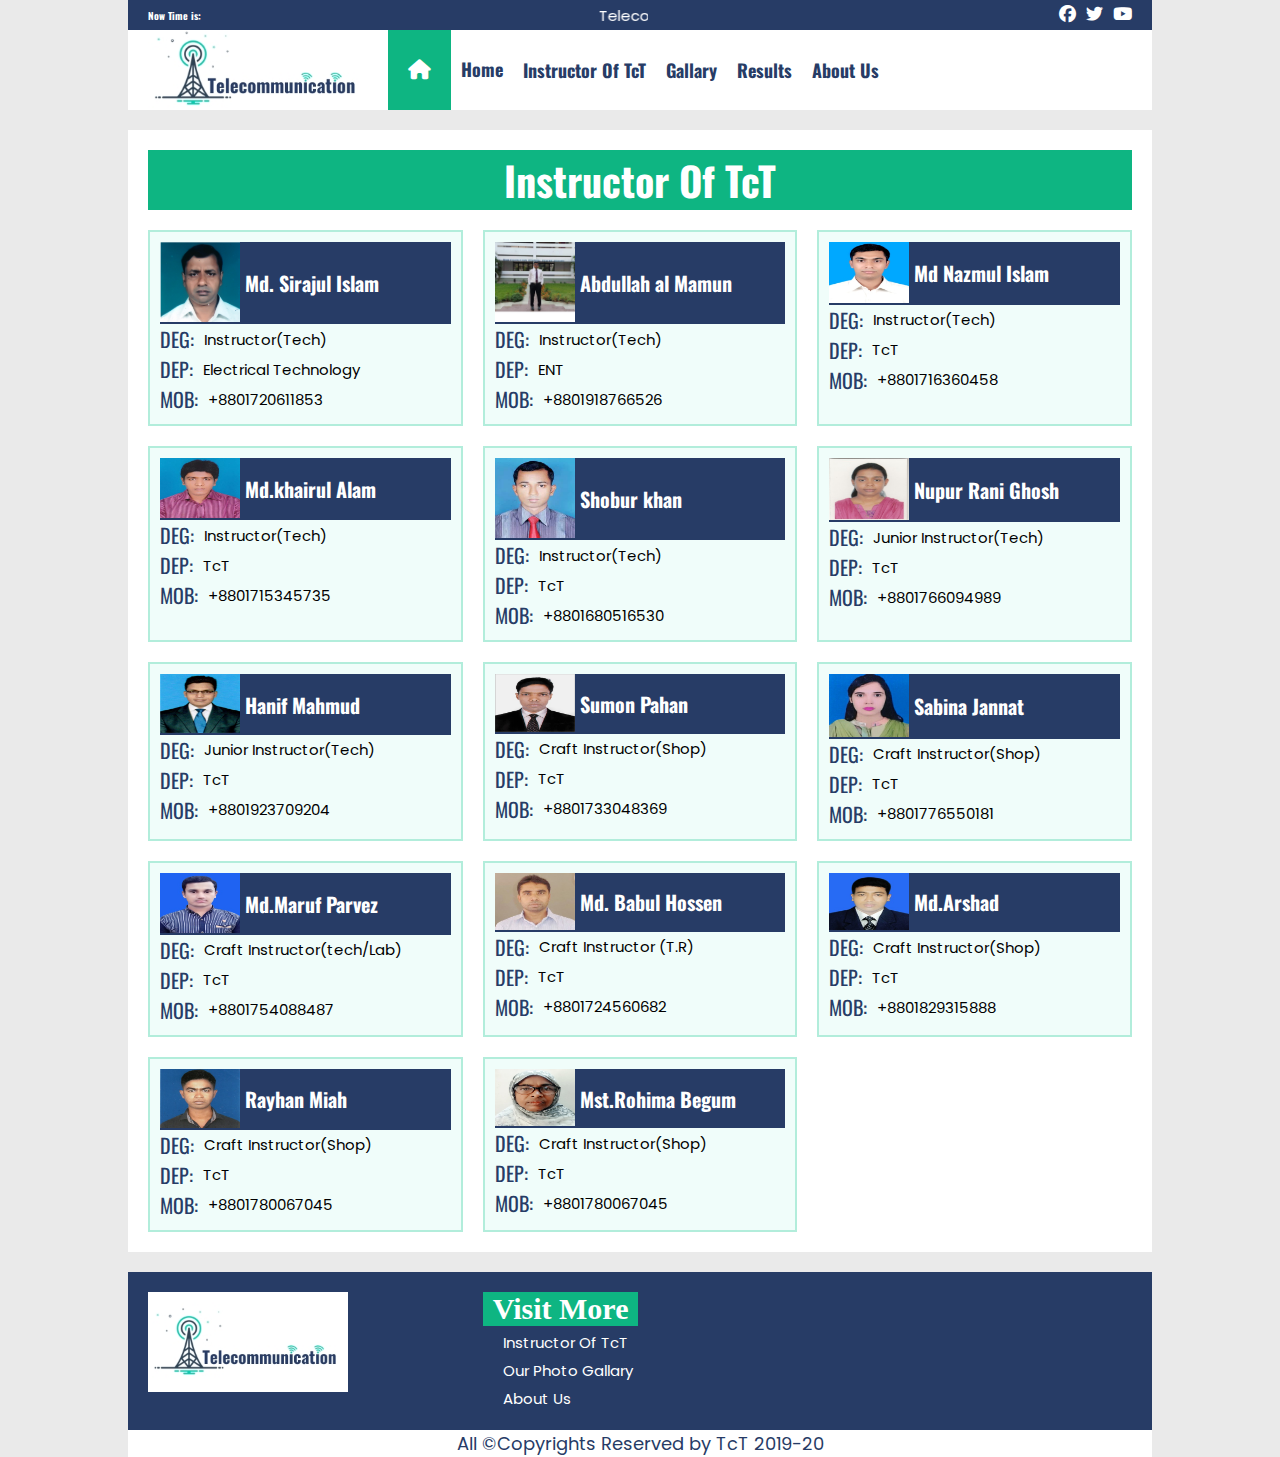
<file: Collage website/inst.html>
<!DOCTYPE html>
<html lang="en">

<head>
    <meta charset="UTF-8">
    <meta name="viewport" content="width=device-width, initial-scale=1.0">
    <link rel="icon" type="image/x-icon" href="./assits/tct.jpg">
    <title>Instructor Of TcT</title>

    <!-- /////////////////// Font Awosome //////////////////// -->
    <link rel="stylesheet" href="https://cdnjs.cloudflare.com/ajax/libs/font-awesome/6.4.0/css/all.min.css">

    <!--/////////////////// Coustom CSS ///////////////////// -->
    <link rel="stylesheet" href="style.css">

    <!-- ////////////////// Responcive CSS ///////////////// -->
    <link rel="stylesheet" href="responsive.css">
</head>

<body>

    <div class="container">
        <div class="topBar">
            <div class="topLeft">
                <strong id="time">Now Time is:</strong>
                <marquee>Telecommunications technology refers to distance communications, such as radio, telephone,
                    television, satellite, microwave, data communication, and computer networking.</marquee>
            </div>
            <div class="topRight">
                <ul>
                    <li><a href=" #"><i class="fa-brands fa-facebook"></i></a></li>
                    <li><a href="#"><i class="fa-brands fa-twitter"></i></a></li>
                    <li><a href="#"><i class="fa-brands fa-youtube"></i></a></li>
                </ul>
            </div>
        </div>
    </div>


    <div class="container">
        <nav>
            <div class="logo"><a href="#"><img src="./assits/Telecommunication.jpg" alt=""></a></div>
            <div class="manu">
                <ul>
                    <li><a href="./index.html"><i class="fa-solid fa-house"></i>Home</a></li>
                    <li><a href="./inst.html">Instructor Of TcT</a></li>
                    <li><a href="./discription.html">Gallary</a></li>
                    <li><a href="./result.html">Results</a></li>
                    <li><a href="./about.html">About Us</a></li>
                </ul>
            </div>

        </nav>
    </div>




    <!-- //////////////////////// Instractor Section //////////////////// -->
    <div class="container">
        <div class="instractor">
            <h1>Instructor Of TcT</h1>
            <div class="ourInst">

                <div class="instBox">
                    <div class="imageBox">
                        <div class="image"><img src="./assits/Inst of TcT/Shirajul islam.jpg" alt=""></div>
                        <h3>Md. Sirajul Islam</h3>
                    </div>
                    <div class="content">
                        <ul>
                            <li><span>DEG:</span>Instructor(Tech)</li>
                            <li><span>DEP:</span>Electrical Technology</li>
                            <li><span>MOB:</span>+8801720611853</li>
                        </ul>
                    </div>
                </div>

                <div class="instBox">
                    <div class="imageBox">
                        <div class="image"><img src="./assits/Inst of TcT/mamunul .jpg" alt=""></div>
                        <h3>Abdullah al Mamun</h3>
                    </div>
                    <div class="content">
                        <ul>
                            <li><span>DEG:</span>Instructor(Tech)</li>
                            <li><span>DEP:</span>ENT</li>
                            <li><span>MOB:</span>+8801918766526</li>
                        </ul>
                    </div>
                </div>

                <div class="instBox">
                    <div class="imageBox">
                        <div class="image"><img src="./assits/Inst of TcT/Najmul Islam.jpg" alt=""></div>
                        <h3>Md Nazmul Islam</h3>
                    </div>
                    <div class="content">
                        <ul>
                            <li><span>DEG:</span>Instructor(Tech)</li>
                            <li><span>DEP:</span>TcT</li>
                            <li><span>MOB:</span>+8801716360458</li>
                        </ul>
                    </div>
                </div>

                <div class="instBox">
                    <div class="imageBox">
                        <div class="image"><img src="./assits/Inst of TcT/Khairul Alam.jpg" alt=""></div>
                        <h3>Md.khairul Alam</h3>
                    </div>
                    <div class="content">
                        <ul>
                            <li><span>DEG:</span>Instructor(Tech)</li>
                            <li><span>DEP:</span>TcT</li>
                            <li><span>MOB:</span>+8801715345735</li>
                        </ul>
                    </div>
                </div>

                <div class="instBox">
                    <div class="imageBox">
                        <div class="image"><img src="./assits/Inst of TcT/Shobur Khan.jpg" alt=""></div>
                        <h3>Shobur khan</h3>
                    </div>
                    <div class="content">
                        <ul>
                            <li><span>DEG:</span>Instructor(Tech)</li>
                            <li><span>DEP:</span>TcT</li>
                            <li><span>MOB:</span>+8801680516530</li>
                        </ul>
                    </div>
                </div>

                <div class="instBox">
                    <div class="imageBox">
                        <div class="image"><img src="./assits/Inst of TcT/Nupur Ghos.jpg" alt=""></div>
                        <h3>Nupur Rani Ghosh</h3>
                    </div>
                    <div class="content">
                        <ul>
                            <li><span>DEG:</span>Junior Instructor(Tech)</li>
                            <li><span>DEP:</span>TcT</li>
                            <li><span>MOB:</span>+8801766094989</li>
                        </ul>
                    </div>
                </div>

                <div class="instBox">
                    <div class="imageBox">
                        <div class="image"><img src="./assits/Inst of TcT/Hanif Mahmud.jpg" alt=""></div>
                        <h3>Hanif Mahmud</h3>
                    </div>
                    <div class="content">
                        <ul>
                            <li><span>DEG:</span>Junior Instructor(Tech)</li>
                            <li><span>DEP:</span>TcT</li>
                            <li><span>MOB:</span>+8801923709204</li>
                        </ul>
                    </div>
                </div>

                <div class="instBox">
                    <div class="imageBox">
                        <div class="image"><img src="./assits/Inst of TcT/sumon pahan.jpg" alt=""></div>
                        <h3>Sumon Pahan</h3>
                    </div>
                    <div class="content">
                        <ul>
                            <li><span>DEG:</span>Craft Instructor(Shop)</li>
                            <li><span>DEP:</span>TcT</li>
                            <li><span>MOB:</span>+8801733048369</li>
                        </ul>
                    </div>
                </div>

                <div class="instBox">
                    <div class="imageBox">
                        <div class="image"><img src="./assits/Inst of TcT/sabina jannat.jpg" alt=""></div>
                        <h3>Sabina Jannat</h3>
                    </div>
                    <div class="content">
                        <ul>
                            <li><span>DEG:</span>Craft Instructor(Shop)</li>
                            <li><span>DEP:</span>TcT</li>
                            <li><span>MOB:</span>+8801776550181</li>
                        </ul>
                    </div>
                </div>

                <div class="instBox">
                    <div class="imageBox">
                        <div class="image"><img src="./assits/Inst of TcT/Md Maruf Parvez.jpg" alt=""></div>
                        <h3>Md.Maruf Parvez</h3>
                    </div>
                    <div class="content">
                        <ul>
                            <li><span>DEG:</span>Craft Instructor(tech/Lab)</li>
                            <li><span>DEP:</span>TcT</li>
                            <li><span>MOB:</span>+8801754088487</li>
                        </ul>
                    </div>
                </div>

                <div class="instBox">
                    <div class="imageBox">
                        <div class="image"><img src="./assits/Inst of TcT/Md Mabul Hassan.jpg" alt=""></div>
                        <h3>Md. Babul Hossen</h3>
                    </div>
                    <div class="content">
                        <ul>
                            <li><span>DEG:</span>Craft Instructor (T.R)</li>
                            <li><span>DEP:</span>TcT</li>
                            <li><span>MOB:</span>+8801724560682</li>
                        </ul>
                    </div>
                </div>

                <div class="instBox">
                    <div class="imageBox">
                        <div class="image"><img src="./assits/Inst of TcT/Md Arshad.jpg" alt=""></div>
                        <h3>Md.Arshad</h3>
                    </div>
                    <div class="content">
                        <ul>
                            <li><span>DEG:</span>Craft Instructor(Shop)</li>
                            <li><span>DEP:</span>TcT</li>
                            <li><span>MOB:</span>+8801829315888</li>
                        </ul>
                    </div>
                </div>

                <div class="instBox">
                    <div class="imageBox">
                        <div class="image"><img src="./assits/Inst of TcT/Rayhan Miah.jpg" alt=""></div>
                        <h3>Rayhan Miah</h3>
                    </div>
                    <div class="content">
                        <ul>
                            <li><span>DEG:</span>Craft Instructor(Shop)</li>
                            <li><span>DEP:</span>TcT</li>
                            <li><span>MOB:</span>+8801780067045</li>
                        </ul>
                    </div>
                </div>

                <div class="instBox">
                    <div class="imageBox">
                        <div class="image"><img src="./assits/Inst of TcT/Mst Rohima.jpg" alt=""></div>
                        <h3>Mst.Rohima Begum</h3>
                    </div>
                    <div class="content">
                        <ul>
                            <li><span>DEG:</span>Craft Instructor(Shop)</li>
                            <li><span>DEP:</span>TcT</li>
                            <li><span>MOB:</span>+8801780067045</li>
                        </ul>
                    </div>
                </div>


            </div>
        </div>
    </div>











    <!-- ////////////////// Footer ////////////////////////// -->
    <footer>
        <div class="container">
            <div class="footerContainer">

                <div class="footerBox">
                    <img src="./assits/Telecommunication.jpg" alt="">
                </div>

                <div class="footerBox">
                    <h3>Visit More</h3>
                    <ul>
                        <li><a href="#">Instructor Of TcT</a></li>
                        <li><a href="#">Our Photo Gallary</a></li>
                        <li><a href="#">About Us</a></li>
                    </ul>
                </div>
            </div>
        </div>
    </footer>

    <!-- ///////////////////// Footer Bottom ///////////////// -->
    <div class="container">
        <div class="Fbtm">
            <p>All &copy;Copyrights Reserved by TcT 2019-20</p>
        </div>
    </div>



    <script src="main.js"></script>
</body>

</html>
</file>
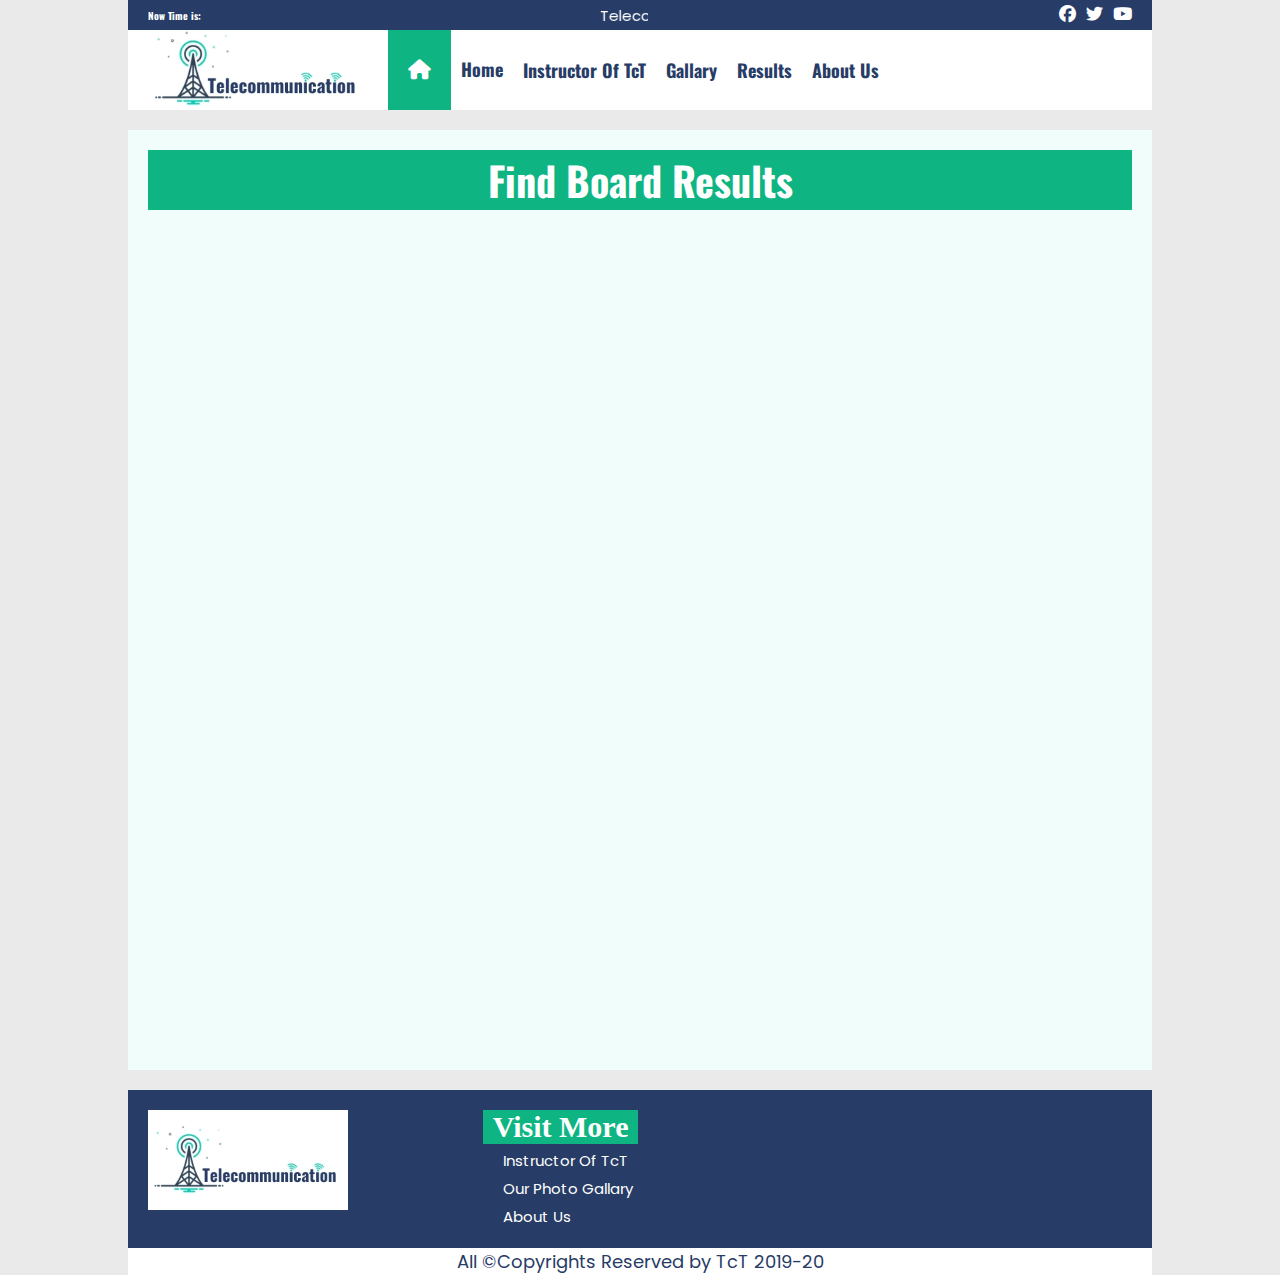
<file: Collage website/result.html>
<!DOCTYPE html>
<html lang="en">

<head>
    <meta charset="UTF-8">
    <meta name="viewport" content="width=device-width, initial-scale=1.0">
    <link rel="icon" type="image/x-icon" href="./assits/tct.jpg">
    <title>Board Result</title>

    <!-- /////////////////// Font Awosome //////////////////// -->
    <link rel="stylesheet" href="https://cdnjs.cloudflare.com/ajax/libs/font-awesome/6.4.0/css/all.min.css">

    <!--/////////////////// Coustom CSS ///////////////////// -->
    <link rel="stylesheet" href="style.css">

    <!-- ////////////////// Responcive CSS ///////////////// -->
    <link rel="stylesheet" href="responsive.css">
</head>

<body>

    <div class="container">
        <div class="topBar">
            <div class="topLeft">
                <strong id="time">Now Time is:</strong>
                <marquee>Telecommunications technology refers to distance communications, such as radio, telephone,
                    television, satellite, microwave, data communication, and computer networking.</marquee>
            </div>
            <div class="topRight">
                <ul>
                    <li><a href=" #"><i class="fa-brands fa-facebook"></i></a></li>
                    <li><a href="#"><i class="fa-brands fa-twitter"></i></a></li>
                    <li><a href="#"><i class="fa-brands fa-youtube"></i></a></li>
                </ul>
            </div>
        </div>
    </div>

    <!-- /////////////////// Nav Bar /////////////////////// -->
    <div class="container">
        <nav>
            <div class="logo"><a href="#"><img src="./assits/Telecommunication.jpg" alt=""></a></div>
            <div class="manu">
                <ul>
                    <li><a href="./index.html"><i class="fa-solid fa-house"></i>Home</a></li>
                    <li><a href="./inst.html">Instructor Of TcT</a></li>
                    <li><a href="./discription.html">Gallary</a></li>
                    <li><a href="./result.html">Results</a></li>
                    <li><a href="./about.html">About Us</a></li>
                </ul>
            </div>

        </nav>
    </div>



    <div class="container">
        <div class="resultBox">
            <h1>Find Board Results</h1>
            <div class="result">
                <iframe src="http://180.211.162.102:8444/result_arch/index.php" width="100%" height="auto"></iframe>
            </div>
        </div>
    </div>
















    <!-- ////////////////// Footer ////////////////////////// -->
    <footer>
        <div class="container">
            <div class="footerContainer">

                <div class="footerBox">
                    <img src="./assits/Telecommunication.jpg" alt="">
                </div>

                <div class="footerBox">
                    <h3>Visit More</h3>
                    <ul>
                        <li><a href="#">Instructor Of TcT</a></li>
                        <li><a href="#">Our Photo Gallary</a></li>
                        <li><a href="#">About Us</a></li>
                    </ul>
                </div>
            </div>
        </div>
    </footer>

    <!-- ///////////////////// Footer Bottom ///////////////// -->
    <div class="container">
        <div class="Fbtm">
            <p>All &copy;Copyrights Reserved by TcT 2019-20</p>
        </div>
    </div>



    <script src="main.js"></script>
</body>

</html>
</file>
<file: Color Picker/style.css>
body{
    display: flex;
    flex-direction: column;
    justify-content: center;
    align-items: center;
}
h1{
    background: #34495e;
    color: #fff;
    width: 500px;
    font-size: 4rem;
    text-align: center;
    margin: 1rem;
}
.root{
    height: 500px;
    width: 500px;
    background: #9c0404;
}
button{
    padding: .7rem 9.5rem;
    background: #34495e;
    color: #fff;
    font-size: 2rem;
    margin-top: .5rem;
    border: none;
    border-radius: 10px;

}
#code{
    font-size: 2rem;
    color: #acaaaa;
    margin: 1rem 1rem;
    display: inline-block;
    width: 12vw;
    outline: unset;
    text-shadow: 2px 2px 2px rgba(0,0,0,0.69);
                
}
#copybtn{
    padding: .2rem .3rem;
    border: none;
    outline: unset;
    border-radius: 5px;
    display: inline-block;
    margin-left: -20px;
    background: #34495e;
}

.toast-massage{
    position: fixed;
    top: -1rem;
    left: 1rem;
    height: 5vh;
    width: 12.4vw;
    background: #02f7ad;
    color: #000;
    cursor: pointer;
    display: block;
    border: 1px solid #000;
    box-shadow: -1px -1px 26px 4px rgba(0,0,0,0.38);
    font-size: 1.5rem;
    text-align: center;
    line-height: 5vh;

}

.toast-msg-in{
    animation: msgin .5s ease-in-out;
}

.toast-msg-out{
    animation: msgout .5s ease-in-out;
}

@keyframes msgin{
    from{
        transform: translateY(-40px);
        opacity: 0;
    }
    to{
        transform: translateY(0);
        opacity: 1;
    }
}

@keyframes msgout{
    from{
        transform: translateY(0);
        opacity: 1;
    }
    to{
        transform: translateY(-40px);
        opacity: 0;
    }
}
</file>
<file: Educa-tach/style.css>
* {
    padding: 0;
    margin: 0;
    box-sizing: border-box;
}

html {
    font-size: 62.5%;
    scroll-behavior: smooth;
}

body {
    font-family: 'Roboto', sans-serif;
    background: var(--black-color);
    overflow-x: hidden;
}

:root {
    --black-color: #130f40;
    --primery-color: #57E4A7;
    --sceondery-color: #D6F7E7;
}

::-webkit-scrollbar {
    width: 10px;
}

::-webkit-scrollbar-track {
    background: transparent;
}

::-webkit-scrollbar-thumb {
    background: var(--primery-color);
    height: 2rem;
}

section {
    height: 100vh;
    width: 90vw;
    margin: 0 auto;
    background: var(--sceondery-color);
}
img{
    width: 100%;
}
h5{
    color: var(--primery-color);
    text-transform: uppercase;
    font-size: 2rem;
}
p{
    color: var(--sceondery-color);
    font-size: 1.5rem;
    letter-spacing: 2px;
    width: 70%;
    line-height: 2.2rem;
}

h3{
    font-size: 3rem;
    display: flex;
    align-items: center;
    font-weight: 800;
    color: var(--black-color);
    transition: all .5s ease-in-out;
    text-transform: uppercase;
    line-height: 5rem;
}

button{
    padding: 1.5rem 3rem;
    background: var(--sceondery-color);
    font-size: 2rem;
    margin-top: 2rem;
    border: none;
    color: var(--black-color);
    transition: all .5s ease-in-out;
    display: inline-block;
    height: 50px;
    cursor: pointer;
}
button:hover{
    transform: translateY(-5px);
}



/* =========================== Header CSS Start ======================= */
.header {
    height: 100px;
    width: 100vw;
    padding: 0 7rem;
    display: flex;
    justify-content: space-between;
    align-items: center;
    position: relative;
    z-index: 10000;
}

.logo a {
    font-size: 3rem;
    color: #fff;
    display: inline-block;
    text-decoration: none;
    font-weight: 900;
}

.logo a span {
    display: inline-block;
    background: var(--primery-color);
    padding: .5rem 1rem;
    color: var(--black-color);
}

nav .nav-bar {
    display: flex;
    align-items: center;
    gap: 2rem;
    list-style: none;
}

nav .nav-bar a {
    color: var(--primery-color);
    font-size: 2rem;
    text-decoration: none;
    text-transform: uppercase;
    transition: all .5s ease-in-out;

}
nav .nav-bar a:hover{
    color: var(--sceondery-color);
}
nav .nav-bar .contact-btn{
    padding: 1rem 3rem;
    background: var(--primery-color);
    color: var(--sceondery-color);
    transition: all .5s ease-in-out;
    display: inline-block;
    width: 185px;
    height: inherit;
}
nav .nav-bar .contact-btn:hover{
    background: transparent;
    border: 1px solid var(--primery-color);
    color: var(--primery-color);
    transform: translateY(-5px);
}
.manu-icon{
    display: none;
}
.manu-icon .fa-bars{
    font-size: 3rem;
    color: var(--primery-color);
    display: none;
}

.manu-icon .fa-xmark{
    display: none;
}

.fixd{
    position: fixed;
    left: 0;right: 0;
    width: 100%;
    transition: all .3s ease-in-out;
    background: var(--black-color);
    height: 70px;
}
h2{
    color: var(--black-color);
    font-size: 4rem;
    margin: 2rem 0;
}


/* ========================= Heder Responsive CSS Code ============================ */
/* @media (max-width:1024px){
    .header{
        width: 100vw;
    }
} */
@media (max-width:992px){
    html{
        font-size: 55%;
    }
    
}

@media(max-width:768px){
    .header{
        padding: 0 3rem;
    }
    nav .nav-bar{
        flex-direction: column;
        position: absolute;
        top: 90%;right: 0;
        width: 40vw;
        min-height: 40vh;
        background: var(--black-color);
        gap: 0;
        transform: translateX(100%);
        transition: all .5s ease-in-out;
        opacity: 0;
        
    }
    .active .nav-bar{
        transform: translateX(-10%);
        opacity: 1;
    }
    .manu-icon{
        display: block;
    }

    
    nav .nav-bar a{
        padding: 2rem 0;
        display: block;

    }

    .active .manu-icon .fa-xmark{
        display: block;
        font-size: 3rem;
        color: var(--primery-color);
    }
    .active .manu-icon .fa-bars{
        display: none;
    }

    .manu-icon .fa-bars{
        display: block;
    }
}
@media(max-width:736px){
    nav .nav-bar{
        width: 50vw;
        min-height: 300px;
        
        
    }
}
@media(max-width:568px){
    nav .nav-bar{
        width: 50vw;
        min-height: 350px;
        
        
    }
}
@media(max-width:550px){
    nav .nav-bar{
        width: 50vw;
        min-height: 50vh;
        
        
    }
}


/*===================== Hero Sectione CSS start =========================*/

#home{
    display: flex;
    justify-content: center;
    align-items: center;
    height: 100vh;
    background: transparent;
}

#home .left-side h5{
    font-size: 2rem;
    color: var(--sceondery-color);
    text-transform: uppercase;
    line-height: 2rem;
}
#home .left-side h1{
    font-size: 5rem;
    color: var(--primery-color);
    text-transform: capitalize;
    margin: 1rem 0;
}
#home .left-side p{
    color: var(--sceondery-color);
    font-size: 1.5rem;
    letter-spacing: 2px;
    width: 70%;
    line-height: 2.2rem;
}
.hero-btn a{
    text-decoration: none;
    color: var(--black-color);
    font-size: 3rem;
    background: var(--primery-color);
    padding: 1rem 4rem;
    display: inline-block;
    margin-top: 3rem;
    font-weight: 800;
    text-transform: uppercase;
    transition: all .5s ease-in-out;
    
}
.hero-btn a:hover{
    background: var(--sceondery-color);
    transform: translateY(-5px);
}


/* ========================= Hero Responsive CSS Code ======================= */

@media(max-width:768px){
    html{
        font-size: 52%;
    }
    #home{
        flex-direction: column;
        text-align: center;
        padding: 5rem 0;
        height: inherit;
    }
    #home .left-side{
        padding: 5rem 0;
        text-align: center;
    }
    #home .left-side p{
        width: inherit;
    }
}

/* ================= Card Section CSS Code ======================== */

.card-section{
    display: grid;
    grid-template-columns: repeat(auto-fill, minmax(300px,1fr));
    height: inherit;
    gap: 2rem;
    padding: 2rem 0;
    background: transparent;
}
.card-section img{
    width: 80px;
    margin-right: 1rem;
}
.card-section .card-1{
    background: var(--sceondery-color);
    padding: 2rem;
    transition:all .5s ease-in-out;
    cursor: pointer;

}
.card-section .card-1:hover{
    background: var(--primery-color);
    transform: translateY(-5px);
}
.card-section .card-1:hover h3, p{
    color: var(--sceondery-color);
}
.card-1 h3{
    font-size: 3rem;
    display: flex;
    align-items: center;
    font-weight: 800;
    color: var(--black-color);
    /* transition: all .5s ease-in-out; */
    text-transform: uppercase;
}
.card-1 p{
    font-size: 2rem;
    list-style: 5px;
    line-height: 2rem;
    color: var(--black-color);
    margin-top: 1.5rem;
    width: 100%;
    /* transition: all .5s ease-in-out; */
}



#aboutus{
    display: flex;
    height: inherit;
    justify-content: center;
    flex-direction: row;
    margin-top: 3rem;
}
#aboutus .image-side img{
    display: none;
}
#aboutus .image-side{
    width: 50vw;
    height: inherit;
    background: url(./assits/aboutus.jpg) no-repeat center;
    background-size: cover;
}

#aboutus .content-side{
    background: var(--sceondery-color);
    width: 50vw;
    padding: 2rem;
}
#aboutus .content-side h5{
    color: var(--primery-color);
    text-transform: uppercase;
    font-size: 2rem;
}
#aboutus .content-side h2{
    color: var(--black-color);
    font-size: 4rem;
    margin: 2rem 0;
}
#aboutus .content-side .valuable{
    background: var(--primery-color);
    width: 40vw;
    height: inherit;
    border-radius: 1rem;
    padding: 2rem;
    margin-top: 3rem;
    transition: all .5s ease-in-out;
}

#aboutus .content-side .valuable:hover{
    box-shadow: 5px 5px 10px 2px rgba(0,0,0,0.23), -5px -5px 10px 2px rgba(0,0,0,0.23);
}

.valuable h3{
    font-size: 2.5rem;
    font-weight: 800;
    line-height: 4rem;
    display: flex;
    align-items: center;
    color: var(--sceondery-color);
}
.valuable h3 img{
    width: 50px;
    margin-right: 1rem;
}
.valuable p{
    color: var(--black-color);
    font-size: 1.5rem;
    list-style: 5px;
}

#aboutus .content-side .expertis{
    background: #fff;
    width: 40vw;
    height: inherit;
    border-radius: 1rem;
    padding: 2rem;
    margin-top: 3rem;
    transition: all .5s ease-in-out;
}
#aboutus .content-side .expertis:hover{
    background: var(--primery-color);
    box-shadow: 5px 5px 10px 2px rgba(54, 54, 54, 0.18), -5px -5px 10px 2px rgba(54, 54, 54, 0.18);
}
.expertis h3{
    font-size: 2.5rem;
    font-weight: 800;
    line-height: 4rem;
    display: flex;
    align-items: center;
    color: var(--primery-color);
    transition: all .5s ease-in-out;
}
#aboutus .content-side .expertis:hover h3{
    color: var(--sceondery-color);
}
.expertis h3 img{
    width: 50px;
    margin-right: 1rem;
}
.expertis p{
    color: var(--black-color);
    font-size: 1.5rem;
    list-style: 5px;
}


/* ==========================About Us Responsive Code ======================= */

@media(max-width:667px){
    #aboutus{
        display: flex;
        flex-direction: column;
        order: 1;
        height: inherit;
    }
    #aboutus .image-side img{
        display: block;
    }
    #aboutus .image-side{
        width: 90vw;
        background: url(./assits/aboutus.jpg) no-repeat center !important;
        z-index: 1;

    }
    #aboutus .content-side{
        width: 90vw;
    }
    #aboutus .content-side .valuable{
        width: 80vw;
    }
    #aboutus .content-side .expertis{ 
        width: 80vw;        
    }
}



/* =======================Courses Section CSS Code =================================== */


#courses{
    background: var(--sceondery-color);
    margin-top: 4rem;
    padding: 3rem;
    height: inherit;
}
.course-box{
    display: grid;
    grid-template-columns: repeat(auto-fill, minmax(350px,1fr));
    gap: 2rem;
}

.course-box h3{
    margin-top: 2rem;
}
.course-box p{
    margin-top: 2.5rem;
    width: 100%;
}
.course-box h3 img{
    width: 50px;
    margin-right: 1rem;
}
.course-box .box{
    min-height: 450px;
    background: var(--primery-color);
    padding: 2rem;
    transition: all .5s ease-in-out;
    overflow: hidden;
    position: relative;
}
.course-box .box:hover{
    box-shadow: 5px 5px 10px 2px rgba(54, 54, 54, 0.18), -5px -5px 10px 2px rgba(54, 54, 54, 0.18);
}
.course-box .box .overlay{
    height: 100%;
    width: 100%;
    background: rgba(3, 189, 111, 0.836);
    position: absolute;
    top: 100%;left: 0;
    transition: all .5s ease-in-out;
    padding: 2rem;
    
}
.overlay .icon{
    font-size: 3rem;
    position: relative;
    right: -90%;
    top: 0;
    display: inline-block;
    color: var(--sceondery-color);
}
.overlay p{
    color: var(--sceondery-color);
    font-size: 2.5rem;
    line-height: 3rem;
}
.cover .overlay{
    transform: translateY(-100%);
}
.course-box .box .box-img{
    height: 200px;
    width: 350px;
    border-radius: 2rem;
    overflow: hidden;
    cursor: pointer;
    margin: 0 auto;
}
.course-box .box .box-img:hover img{
    transform: scale(1.1);
}
.course-box .box .box-img img{
    width: 100%;
    transition: all .5s ease-in-out;
}

/* ==================== Course Section Responsive Code ======================== */

@media(max-width:920px){
    .course-box .box .box-img{
        width: 300px;
       
    }
}
@media(max-width:855px){
    .course-box .box .box-img{
        height: 300px;
        width: 550px;
       
    }
}
@media(max-width:768px){
    .course-box .box .box-img{
        height: 300px;
        width: 500px;
       
    }
}

@media(max-width:568px){
    .course-box .box .box-img{
        height: 200px;
        width: 290px;
       
    }

    .course-box{

        grid-template-columns: repeat(auto-fill, minmax(300px,1fr));
    
    }
}

@media(max-width:375px){
    .course-box .box .box-img{
        height: 200px;
        width: 250px;
       
    }

    .course-box{

        grid-template-columns: repeat(auto-fill, minmax(290px,1fr));
    
    }
}

/* ======================== Teacher Section CSS Code ==================== */

#teacher{
    background: var(--sceondery-color);
    padding: 5rem 2rem;
    position: relative;
    margin-top: 4rem;
    height: 600px;
    cursor: pointer;
    
}
#teacher h3{
    line-height: 7rem;
}
#teacher .slider-container{
    width: 80vw;
    height: 400px;
    overflow: auto;
    scroll-behavior: smooth;
    scroll-snap-type: both;
    margin: 0 auto;
}
.slider-container::-webkit-scrollbar{
    display: none;
}
.slider{
    display: flex;
    align-items: center;
    width: max-content;
    gap: 2rem;
    overflow: auto;
    scroll-behavior: smooth;
    
}

.control #next{
    position: absolute;
    top: 43%;
    right: 10px;
    background: var(--primery-color);
    font-size: 4rem;
    height: 70px;
}
.control #prev{
    position: absolute;
    top: 43%;
    left: 10px;
    background: var(--primery-color);
    font-size: 4rem;
    height: 70px;
}
.slider .items{
    height: 400px;
    width: 300px;
    text-align: center;
    background: linear-gradient(175deg, var(--sceondery-color) 0%, var(--primery-color) 100%);
    border: 1px solid var(--black-color);
    padding: 2rem;
    overflow: hidden;
    scroll-snap-align: start;
}
.slider .items h3{
    display: inline-block;
    text-align: center;
}
.slider .items h5{
    color: var(--black-color);
}
.slider .items img{
    width: 100%;
}


/* =================  Teacher Section Responsive Code ==================== */

@media(max-width:768px){
    .control #next{
        padding: 1rem 2rem;
    }
    .control #prev{
       padding: 1rem 2rem;
    }
}
@media(max-width:667px){
    .control #next{
        padding: 0.8rem 1.5rem;
        font-size: 3rem;
        height: 50px;
    }
    .control #prev{
        padding: 0.8rem 1.5rem;
        font-size: 3rem;
        height: 50px;
    }
}

/* =================  Pricing Section CSS Code ==================== */

#pricing{
    padding: 3rem;
    margin-top: 4rem;
    height: inherit;
}

.price-box{
    display: grid;
    grid-template-columns: repeat(auto-fill, minmax(280px, 1fr));
    gap: 2rem;
    margin-top: 4rem;
}
.price-box .box{
    background: var(--primery-color);
    display: inline-block;
    min-height: 70vh;
    padding: 3rem;
    transition: all .5s ease-in-out;
}
.price-box .box:hover{
    transform: translateY(-7px);
    box-shadow: 5px 5px 10px 2px rgba(54, 54, 54, 0.18), -5px -5px 10px 2px rgba(54, 54, 54, 0.18);
}
.price-box .box h5{
    color: var(--black-color);
}
.price-box .box h1{
    font-size: 10rem;
    color: var(--sceondery-color);
}
.price-box .box h1 span{
    font-size: 4rem;
    color: #dadada;
}
.price-box .box p{
    width: 100%;
}
.price-box .box .pricebtn{
    margin-top: 4rem;
    display: inline-block;
}



/* ======================= Pricing Responsive Code ==================== */
@media(max-width:768px){
    .price-box .box{
        min-height: 45vh;
    }
}
/* ======================= Testimonial Section ==================== */

#testimonial{
    padding: 2rem;
    margin-top: 4rem;
    height: inherit;
    cursor: pointer;
}
#testimonial h3{
    line-height: 7rem;
}
.swiper {
  width: 100%;
  height: 100%;
}

.swiper-slide {
  text-align: center;
  font-size: 18px;
  background: var(--primery-color);
  display: flex;
  justify-content: center;
  align-items: center;
}

.swiper-slide .content{
    padding: 3rem;
    width: 100%;
}
.swiper-slide .content .coment{
    background: var(--sceondery-color);
    padding: 2rem;
    border-radius: 1rem;
}
.swiper-slide .content .coment p{
    width: 100%;
    /* height: 150px; */
    text-align: left;
    color: var(--black-color);
    position: relative;
}
.swiper-slide .content .coment p span{
    display: inline-block;
    font-size: 3rem;
}

.swiper-slide .content .cmnt-img{
    text-align: center;
    margin-top: 2rem;
}
.swiper-slide .content .cmnt-img figure{
    height: 150px;
    width: 150px;
    display: inline-block;
    
}
.swiper-slide .content .cmnt-img figure img{
    width: 100%;
    border-radius: 50%;
}
.swiper-slide .content .cmnt-img h5{
    color: var(--black-color);
}

.swiper-slide img {
  display: block;
  width: 100%;
  height: 100%;
  object-fit: cover;
}


/* ====================== Contact Section CSS Code ===================== */

#contact-form{
    padding: 2rem;
    margin-top: 4rem;
    height: inherit;
}
.contact{
    display: grid;
    grid-template-columns: repeat(auto-fill, minmax(500px, 1fr));
    gap: 2rem;
    
}
.contact .left-form{
    background: var(--primery-color);
    height: 550px;
    /* width: 45vw; */
    padding: 3rem;
}

.contact .map{
    background: var(--primery-color);
    height: 550px;
    width: 100%;
    padding: 3rem;
}
/* .contact map iframe{} */
.form-group{
    margin: 2rem 0;
}
.form-group label{
    font-size: 3rem;
    color: var(--black-color);
}
.form-group #email, #name{
    height: 40px;
    width: 100%;
    padding: 1rem;
    font-size: 2rem;
    outline: unset;
    border: none;
    background: var(--sceondery-color);
}
.form-group #message{
    width: 100%;
    height: 120px;
    padding: 1rem;
    font-size: 2rem;
    outline: unset;
    border: none;
    color: var(--black-color);
    overflow-y: scroll;
    background: var(--sceondery-color);
}

/* ======================== Contact Responsive Code ======================== */

@media(max-width:568px){
    .contact{
        grid-template-columns: repeat(auto-fill, minmax(300px, 1fr));
        
        
    }
}



/* =====================Footer Section====================== */

footer{
    height: 100px;
    width: 100%;
    display: flex;justify-content: space-between;
    padding: 0 9rem;
    align-items: center;
    background: #0c0a29;
    margin-top: 4rem;
}
footer .copy{
    width: 40vw;
}
footer .copy p{
    color: var(--primery-color);
    font-size: 2rem;
}

/* footer .social{} */
footer .social ul{
    display: flex;
    list-style: none;
    gap: 2rem;
}
/* footer .social ul li{} */
footer .social ul li a{
    text-decoration: none;
    font-size: 4rem;
    color: var(--primery-color);
    transition: all .5s ease-in-out;
    display: inline-block;
}
footer .social ul li a:hover{
    color: var(--sceondery-color);
}

/* ======================Footer Responsive Code=================== */

@media(max-width:768px){
    footer .copy{
        width: 70vw;
    }
}
@media(max-width:667px){
    footer{
        flex-direction: column-reverse;
        justify-content: center;
        text-align: center;
        row-gap: 1rem;
    }
    footer .copy{
        text-align: center;
        width: 100%;
        display: inline-block;
    }
    footer .copy p{
        text-align: center;
        display: inline-block;
    }
}
@media(max-width:568px){
    footer{
        padding: 0 1rem;
    }
}
</file>
<file: HTML CSS-1/style.css>
@import url('https://fonts.googleapis.com/css2?family=Oswald:wght@200;300;400;500;600;700&family=Playfair+Display:wght@400;500;600;700;800;900&family=Princess+Sofia&display=swap');

* {
    margin: 0;
    padding: 0;
}

:root {
    --primaryColor: #57B955;
    --textColor: #2c3e50;
}

html {
    font-family: 'Playfair Display', serif;
}

.container {
    padding: 0 7rem;
    height: 100vh;
}

li {
    list-style: none;
}
img{
    width: 100%;
}


/* =============== HeaderTop CSS ============= */
.headerTop {
    height: 50px;
    padding: 0 7rem;
    display: flex;
    justify-content: space-between;
    align-items: center;
    background: var(--primaryColor);
}

.headerTop .contact ul {
    display: flex;
    align-items: center;
    gap: 1rem;
}

.headerTop .contact a {
    text-decoration: none;
    color: #fff;
}

.headerTop .contact a span {
    display: inline-block;
    margin-right: .5rem;
    font-size: 1rem;
}

.headerTop .social ul {
    display: flex;
    align-items: center;
    gap: .7rem;
}

.headerTop .social a {
    color: #fff;
    text-decoration: none;
    font-size: 1rem;
}

/* ================ Header Navbar ============== */
.header {
    height: 70px;
    padding: 0 7rem;
    display: flex;
    justify-content: space-between;
    align-items: center;
}

.header .logo a span {
    color: var(--primaryColor);
    display: inline-block;
    margin-right: .5rem;
    font-size: 2.5rem;
}

.header .logo a {
    text-decoration: none;
    color: var(--textColor);
    font-size: 2rem;
    font-weight: 800;
}

nav ul {
    display: flex;
    align-items: center;
    gap: 2rem;
}

nav ul a {
    text-decoration: none;
    color: var(--textColor);
    font-size: 1.2rem;
    transition: all .2s ease-in-out;
    font-weight: 700;
}
nav ul a:hover{
    color: var(--primaryColor);
}

.header .manuSocial ul {
    display: flex;
    align-items: center;
    gap: .7rem;
}

.header .manuSocial ul a {
    display: inline-block;
    padding: .6rem 1rem;
    border: .5px solid var(--primaryColor);
    background: #fff;
    color: var(--primaryColor);
    font-size: 1.5rem;
    transition: all .2s ease-in-out;
}
.header .manuSocial ul a:hover{
    background: var(--primaryColor);
    color: #fff;
}

/* ================ Hero Section ============= */
main {
    background: url(./Assits/bg-1.jpg) no-repeat center;
    background-size: cover;
    height: 100vh;
    position: relative;
}

main .innerHero {
    position: absolute;
    top: 20%;
}

main .innerHero .heroTop {
    display: inline-block;
    font-size: 2.5rem;
    color: var(--primaryColor);
}

main .innerHero h2 {
    font-size: 4.5rem;
    font-weight: 800;
    margin: 2rem 0;
}

main .heroBtn {
    display: flex;
    align-items: center;
}

main .heroBtn a {
    text-decoration: none;
    font-size: 1.5rem;
    display: inline-block;
}
/* //////////////////////////////////////////////////////////////////////////////////////// */
.shopBtn{
    color: #fff;
    padding: .8rem 1.5rem;
    border: .5px solid var(--primaryColor);
    position: relative;
    z-index: 1;
    text-decoration: none;
    overflow: hidden;
    display: inline-block;
    font-weight: 500;
    font-size: 1.5rem;
    background: #FFF;
}
.shopBtn:hover {
    color: var(--primaryColor);
}
.shopBtn::after {
    content: '';
    position: absolute;
    top: 0;
    left: 0;
    height: 100%;
    width: 100%;
    background: var(--primaryColor);
    z-index: -1;
    transition: all .4s ease-in-out;

}
.shopBtn:hover::after {
    left: 100%;
}
/* //////////////////////////////////////////////////////////////////////////////////////// */

main .heroBtn .shopBtn {
    color: #fff;
    padding: .8rem 1.5rem;
    border: .5px solid var(--primaryColor);
    position: relative;
    z-index: 1;
    overflow: hidden;
}

main .heroBtn .shopBtn:hover {
    color: var(--primaryColor);
}

main .heroBtn .shopBtn::after {
    content: '';
    position: absolute;
    top: 0;
    left: 0;
    height: 100%;
    width: 100%;
    background: var(--primaryColor);
    z-index: -1;
    transition: all .4s ease-in-out;

}

main .heroBtn .shopBtn:hover::after {
    left: 100%;
}

main .heroBtn .explorBtn{
    border: .5px solid var(--primaryColor);
    padding: .8rem 1.5rem;
    margin-left: 1rem;
    color: var(--primaryColor);
    position: relative;
    overflow: hidden;
    z-index: 1;
    background: #fff;
    font-weight: 500;
}
main .heroBtn .explorBtn:hover{
    color: #fff;
}
main .heroBtn .explorBtn::after {
    content: '';
    position: absolute;
    top: 0;
    left: 100%;
    height: 100%;
    width: 100%;
    background: var(--primaryColor);
    z-index: -1;
    transition: all .4s ease-in-out;

}
main .heroBtn .explorBtn:hover::after{
    left: 0;
}



/* ============= Best Selling Section ============= */
.bestSellingBox{
    display: grid;
    grid-template-columns: repeat(auto-fill, minmax(500px,1fr));
    gap: 2rem;
    margin: 5rem 0;
}
.bestSellingBox .sellBox1{
    position: relative;
    overflow: hidden;

}
.bestSellingBox .sellBox1:hover h3{
    color: #fff;
}
.bestSellingBox .sellBox1:hover span{
    color: #fff;
    z-index: 9999;
}
.bestSellingBox .sellBox1 img{
    transition: all .3s ease-in-out;
}
.bestSellingBox .sellBox1:hover img{
    transform: scale(1.2);

}
.bestSellingBox .sellBox1 .overlay{
    position: absolute;
    top: 0;
    left: 0;
    height: 100%;
    width: 100%;
    background: var(--primaryColor);
    opacity: 0;
    transition: all .2s ease-in-out;
    z-index: 1;
}
.bestSellingBox .left .innerContent{
    left: 10%;
}
.bestSellingBox .sellBox1:hover .overlay{
    opacity: .5;
}
.bestSellingBox .sellBox1 .innerContent{
    position: absolute;
    right: 0;
    top: 20%;
    width: 300px;
}
.bestSellingBox .sellBox1 .innerContent span{
    display: inline-block;
    font-size: 1.5rem;
    color: var(--primaryColor);
    font-weight: 800;
    font-family: serif;
}
.bestSellingBox .sellBox1 .innerContent h3{
    font-size: 2.7rem;
    z-index: 1111;
}
.bestSellingBox .sellBox1 .innerContent .shopBtn{
    margin-top: .6rem;
    display: inline-block;
}

.bestSellingBox .sellBox2{
    display: grid;
    grid-template-columns: repeat(auto-fill, minmax(300px,1fr));
    box-sizing: border-box;
    gap: 2rem;
    position: relative;
}
.bestSellingBox .sellBox2 .innerBox{
    position: relative;
    overflow: hidden;
}
.bestSellingBox .sellBox2 .innerContent{
    position: absolute;
    top: 2%;
    left: 2%;
    width: 100%;
}
.bestSellingBox .sellBox2 .innerContent h3{
    font-size: 1.5rem;
    font-weight: 800;

}
.bestSellingBox .sellBox2 .innerContent span{
    display: inline-block;
    color: var(--primaryColor);
    font-family: serif;
    font-weight: 700;

}
.bestSellingBox .sellBox2 .innerBox img{
    height: 325px;
    transition: all .3s ease-in-out;
}

.bestSellingBox .sellBox2 .innerBox .overlay{
    position: absolute;
    top: 0;
    left: 0;
    height: 100%;
    width: 100%;
    background: var(--primaryColor);
    opacity: 0;
    transition: all .2s ease-in-out;
    z-index: 1;
}
.bestSellingBox .sellBox2 .innerBox:hover img{
    transform: scale(1.3);
}
.bestSellingBox .sellBox2 .innerBox:hover .overlay{
    opacity: .5;
}


/* ================== Our Product CSS =================== */
.ourProduct h2{
    font-size: 3rem;
    text-align: center;
    color:var(--textColor);
    margin: 2rem 0;
}
.filterBtn{
    text-align: center;
    display: block;
    height: 30px;
}
.filterBtn button{
    font-size: 2rem;
    outline: none;
    border: none;
    margin-right: 2rem;
    background: transparent;
    color: var(--textColor);
}


.productContainr{
    display: grid;
    grid-template-columns: repeat(auto-fill, minmax(250px,1fr));
    gap: 2rem;
}
.productContainr .cart .cartContent{
    text-align: center;
}
.productContainr .cart .cartContent h3{
    font-size: 1.5rem;
    color: var(--primaryColor);
}
.productContainr .cart .cartContent span strong{
    font-size: 1.5rem;
}
.productContainr .cart .imageBox{
    position: relative;
    overflow: hidden;
    
}
.productContainr .cart .imageBox .overlay{
    position: absolute;
    left: 0;
    right: 0;
    bottom: 0;
    top: 0;
    opacity: 0;
    height: 100%;
    width: 100%;
    transform: scale(0.0);
    transition: all .5s ease-in-out;
}
.productContainr .cart .imageBox .overlay .icon{
    position: absolute;
    left: 50%;
    top: 50%;
    transform: translate(-50%, -50%);
}
.productContainr .cart .imageBox:hover .overlay{
    opacity: 1;
    transform: scale(1.2);
}
.productContainr .cart .imageBox .overlay .icon span{
    padding: .5rem .8rem;
    background: var(--primaryColor);
    color: #fff;
    font-size: 1.5rem;
    margin-left: 5px;
}



/* ============ News Letter ============== */
.newsContainer{
    height: 335px;
    flex-wrap: wrap;
    margin-top: 12rem;
    display: flex;
    /* align-items: center; */
    justify-content: space-between;
}
.newsContainer .newsLeft{
    background: url(./Assits/16769037_v952-bb-038-g.jpg) no-repeat center ;
    background-size: cover;
    background-blend-mode: multiply;
    width: 50%;
    position: relative;
}
.newsContainer .newsLeft .newsLcontent{
    position: absolute;
    left: 50%;
    top: 50%;
    transform: translate(-50%, -50%);
}
.newsContainer .newsLeft .newsLcontent h3{
    margin: 1rem 0;
    font-size: 2rem;
    color: #000;
    width: 550px;
}
.newsContainer .newsLeft .newsLcontent span{
    color: #000;
    font-size: 1rem;
    width: 600px;
    display: inline-block;
}
.newsContainer .newsLeft .newsLcontent .inputFeld{
    display: flex;
    align-items: center;
    margin: 1rem 0;
}
.newsContainer .newsLeft .newsLcontent .inputFeld .email{
    height: 55px;
    width: 300px;
    display: inline-block;
    outline: none;
    border: none;
    padding: 0 5px;
}
.newsContainer .newsLeft .newsLcontent .inputFeld .email::placeholder{
    font-size: 1.2rem;
    color: #000;
    margin-left: 5px;
}
.newsContainer .newsLeft .newsLcontent .inputFeld .subBtn{
    display: inline-block;
    padding: .8rem 3rem;
}
.newsContainer .newsRight{
    width: 34%;
}
.newsContainer .linkImage{
    width: 16%;
    position: relative;
}
.newsContainer .linkImage .overlay{
    position: absolute;
    left: 0;
    top: 0;
    height: 100%;
    width: 100%;
    background: rgba(0, 0, 0, .50);
    opacity: 0;
}
.newsContainer .linkImage .overlay span{
    position: absolute;
    left: 50%;
    top: 50%;
    transform: translate(-50%, -50%);
    color: #fff;
    font-size: 2rem;
}
.newsContainer .linkImage:hover .overlay{
    opacity: 1;
}
.newsContainer .newsRight .imagegrid{
    display: grid;
    grid-template-columns: repeat(auto-fill, minmax(220px,1fr));
}
.newsContainer .newsRight .imagegrid .image{
    position: relative;
    height: 166px;
}
.newsContainer .newsRight .imagegrid .image img{
    height: 100%;
}
.newsContainer .newsRight .imagegrid .image .overlay{
    position: absolute;
    top: 0;
    left: 0;
    height: 100%;
    width: 100%;
    background: rgba(0, 0, 0, .50);
    opacity: 0;
}
.newsContainer .newsRight .imagegrid .image .overlay span{
    position: absolute;
    left: 50%;
    top: 50%;
    transform: translate(-50%, -50%);
    color: #fff;
    font-size: 2rem;
}
.newsContainer .newsRight .imagegrid .image:hover .overlay{
    opacity: 1;
}





/* ==================== Top Product ============== */
.topProduct {
    margin-top: 4rem;
}
.topProduct h1{
    font-size: 3rem;
    text-align: center;
}
.topproductContainer {
    display: grid;
    grid-template-columns: repeat(auto-fill, minmax(400px,1fr));
    gap: 2rem;
    margin-top: 3rem;
}
.topproductContainer .cart{
    display: flex;
    justify-content: space-between;
    align-items: center;
    border: .5px solid #dadada;
}
.topproductContainer .cart .imageSide{
    width: 50%;
    position: relative;
    overflow: hidden;
    height: 200px;
    text-align: center;
    background: #dadada;
    padding-top: 2rem;
}
.topproductContainer .cart .imageSide img{
    width: 50%;
}
.topproductContainer .cart .imageSide .overlay{
    opacity: 0;
    position: absolute;
    left: 0;
    top: 0;
    height: 100%;
    width: 100%;
    background: #dadada;
    transform: scale(0.0);
    transition: all .5s ease-in-out;
    padding-top: 2rem;
}
.topproductContainer .cart .imageSide:hover .overlay{
    opacity: 1;
    transform: scale(1.2);
}

.topproductContainer .cart .contentSide{
    width: 50%;
    text-align: center;
    height: 100%;
}
.topproductContainer .cart .contentSide h3{
    margin-top: 3rem;
    font-size: 1.5rem;
    line-height: .7rem;
}
.topproductContainer .cart .contentSide .price{
    display: block;
    font-size: 1.5rem;
    border: none;
    margin: 8px 0;
    background: transparent;
    color: var(--textColor);
}
.topproductContainer .cart .contentSide .price strong{
    font-size: 1.5rem;
}
.topproductContainer .cart .contentSide span{
    font-size: 1.2rem;
    padding: .3rem .6rem;
    border: .5px solid #dadada;
    background: var(--primaryColor);
    color: #fff;
    transition: all .3s ease-in-out;
}
.topproductContainer .cart .contentSide span:hover{
    background: #fff;
    color: #000;
}




/* =========== Footer Section ========== */
.footer{
    position: relative;
}
.footerTop{
    padding: 0 7rem;
    position: absolute;
    top: -22%;
    left: 0;
    width: 86%;
}
.footerContainer{
    border: .5px solid #dadada;
    height: 150px;
    display: flex;
    align-items: center;
    justify-content: center;
    flex-wrap: wrap;
    gap: 2rem;
    width: 100%;
    background: #fff;
}
.footerContainer .footerCart{
    display: flex;
    align-items: center;
    justify-content: center;
    flex-wrap: wrap;
    width: 23%;
}
.footerContainer .footerCart span{
    color: var(--primaryColor);
    font-size: 2rem;
    margin-right: 1rem;
}
.footerContainer .footerCart .content h3{
    font-size: 1.5rem;
}
.footerContainer .footerCart .content span{
    font-size: 1rem;
    color: var(--textColor);
}


.mainFooter{
    background: var(--primaryColor);
    height: 300px;
    padding-top: 5rem;
}
.footerListContainer{
    padding: 0 7rem;
    display: flex;
    justify-content: center;
    align-items: start;
    flex-wrap: wrap;
    padding-top: 2rem;
    gap: 2rem;
}
.footerListContainer .footerList{
    width: 23%;
}
.footerListContainer .footerList h1{
    color: #fff;
    font-size: 1.8rem;
    margin-bottom: 1rem;
}
.footerListContainer .footerList a{
    text-decoration: none;
    font-size: 1.2rem;
    color: #fff;    
}
.footerListContainer .footerList p{
    color: #dadada;
}
.footerListContainer .footerList a .fa-brands{
    font-size: 1.8rem;
    color: #fff;
    padding: .3rem .8rem;
    border: .5px solid #dadada;
    margin-top: 1rem;
}
.footerListContainer .footerList a .fa-brands:hover{
    color: var(--primaryColor);
    background: #fff;
}
.footerListContainer .footerList a .fa-cc-paypal{
    padding: .3rem .9rem;
}
.footerListContainer .footerList a .fa-twitter{
    padding: .3rem .7rem;
}


/* ========== Footer ========== */
footer{
    text-align: center;
    height: 50px;
    background: var(--primaryColor);
    border-top: .5px solid #dadada;
}
footer p{
    color: #fff;
    font-size: 1.1rem;
    line-height: 50px;
}


body{
    overflow-x: hidden;
}
</file>
<file: My Portfolio/style.css>
/*    https://rainbowit.net/html/inbio/index-developer.html      */

* {
    margin: 0;
    box-sizing: border-box;
}

:root {
    --color-primary: #ff014f;
    --color-secondary: #f4f5f6;
    --color-tertiary: #0d1013;
    --color-gray: #f6f6f6;
    --color-subtitle: #f9004d;
    --background-color-1: linear-gradient(145deg, #1e2024, #23272b);
    --background-color-2: #212428;
    --shadow-1: 10px 10px 19px #1c1e22, -10px -10px 19px #262a2e;
    --shadow-2: inset 21px 21px 19px #181a1d, inset -21px -21px 19px #202225;
    --inner-shadow: 1px 4px 2px -3px rgba(0, 0, 0, 0.7) inset, -1px -3px 3px -2px rgba(255, 255, 255, 0.2) inset;
    --shadow-white-3: 5px 5px 15px #D1D9E6, -5px -5px 15px #ffffff;
    --gradient-box-w: linear-gradient(145deg, #e2e8ec, #ffffff);
    --gradient-red-hover: linear-gradient(145deg, #ff014f, #d11414);
    --color-heading: #ffffff;
    --color-heading-wv: #1e2125;
    --color-body: #878e99;
    --color-body-white: #3c3e41;
    --color-lightn: #c4cfde;
    --color-midgray: #878787;
    --color-light: #E4E6EA;
    --color-lighter: #CED0D4;
    --color-lightest: #F0F2F5;
    --color-border: #E6E6E6;
    --color-white: #ffffff;
    --color-white-75: rgba(255, 255, 255, 0.75);
}

html {
    font-size: 62.5%;
    scroll-behavior: smooth;
    overflow: hidden;
    overflow-y: auto;
    font-family: 'Roboto', sans-serif;
    font-family: 'Roboto Slab', serif;
}

body {
    list-style: none;
    background: var(--background-color-2);
    color: var(--color-body);
    overflow: hidden;
}

ul {
    list-style: none;
}

a {
    text-decoration: none;
}

img {
    width: 100%;
    border-radius: 1.5rem;
}
.container{
    max-width: 1270px;
    margin: 0 auto;
    border-bottom: 1px solid #000;
}

button{
    border-radius: 6px;
    background: linear-gradient(145deg, #1e2024, #23272b);
    box-shadow: var(--shadow-1);
    font-size: 2rem;
    font-weight: 500;
    border: 0 none;
    padding: 1rem 2rem;
    margin-left: 2rem;
    color: var(--color-primary);
    transition: all .3s ease-in-out;
}
button:hover{
    transform: translateY(-5px);
}

/* =============== header css code ================= */

.header {
    padding: 0 5rem;
    display: flex;
    justify-content: space-between;
    align-items: center;
    height: 100px;
    background: var(--background-color-2);
    width: 100%;
    z-index: 9999;
    position: relative;
}
.fixd{
    position: fixed;
    top: 0;right: 0;
    width: 100%;
    background: var(--background-color-2);
    z-index: 999;
    transition: all .5s ease-in-out;
}


.header .logo {
    height: 60px;
    width: 60px;
    position: relative;

}

.header .logo a {
    display: flex;
    align-items: center;
    color: var(--color-body);
    gap: 2rem;
    font-size: 3rem;
    text-transform: uppercase;
}

.header .logo a span {
    display: inline-block;
    color: var(--color-body);

}

.header .logo img {
    border-radius: 50%;
    display: inline-block;
}

nav .navBar {
    display: flex;
    align-items: center;
    gap: 2rem;
    z-index: 999;
}

nav .navBar a {
    color: var(--color-body);
    font-size: 2rem;
    text-transform: uppercase;
    transition: all .3s ease-in-out;
}

nav .navBar a:hover {
    color: var(--color-heading);
}

nav .navBar .contact {
    padding: 1rem 2rem;
    background: var(--background-color-1);
    box-shadow: var(--shadow-1);
    color: var(--color-primary);
    display: inline-block;
    transition: all .5s ease-in-out;
}

nav .navBar .contact:hover {
    box-shadow: var(--shadow-2);
    color: var(--color-primary);
    transform: translateY(-5px);

}

.mobile .fa-bars,
.fa-xmark {
    color: var(--color-primary);
    font-size: 3rem;
}

.mobile {
    display: none;
}

@media(max-width:1330px) {
    html {
        font-size: 55%;
    }

    nav .navBar {
        flex-direction: column;
        position: absolute;
        right: 0;
        top: 100px;
        height: 50vh;
        width: 50vw;
        background: var(--color-body-white);
        padding: 3rem 0;
        transform: translateX(100%);
        transition: all .5s ease-in-out;
        overflow: hidden;
    }

    .active nav .navBar {
        transform: translateX(0);
    }

    nav .navBar .contact {
        padding: 0;
        background: transparent !important;
        color: var(--color-body) !important;
        display: inline-block;
        box-shadow: none;
    }

    .mobile {
        display: block;
    }

    .active .fa-bars {
        display: none;
    }

    .fa-xmark {
        display: none;
    }

    .active .fa-xmark {
        display: block;
    }
}
@media(max-width:737px){
    nav .navBar {
        height: 100vh;
    }
}
@media(max-width:568px){
    nav .navBar {
        height: 50vh;
    }
    .header .logo a {
        font-size: 2rem;
    }
}

/* ================= home section css ================= */
#home {
    display: flex;
    justify-content: center;
    align-items: center;
    gap: 3rem;
    padding: 5rem 8rem;
    height: inherit;
    margin-top: 3rem;
    position: relative;
}
#home::after{
    content: '';
    position: absolute;
    left: 0;
    right: 0;
    bottom: 0;
    height: 1px;
    max-width: 1270px;
    margin: 0 auto;
    background: #000;

}

#home .left-side {
    width: 500px;
    height: 600px;
    display: flex;
    flex-direction: column;
    align-items: center;
    gap: 3rem;
    transition: all .3s ease-in-out;
}
#home .left-side:hover{
    transform: translateY(-5px);
}

#home .left-side .top {
    background: var(--background-color-2);
    box-shadow: var(--shadow-1);
    width: 100%;
    height: 400px;
    display: inline-block;
    padding: 3.5rem;
    border-radius: 1.5rem;
    overflow: hidden;
}
#home .left-side .top .uicon{
    height: 70px;
    width: 70px;
    font-size: 3rem;
    background: var(--color-primary);
    border-radius: 150px;
    color: var(--color-gray);
    display: inline-block;
    text-align: center;
    line-height: 70px;
    animation: play 1s both infinite;
}
@keyframes play {
    0%{
        box-shadow: 0 0 0 0 #cc0041, 0 0 0 0 #cc0041;
    }
    50%{
        box-shadow: 0 0 0 10px #770328, 0 0 0 10px #cc0041;
    }
    100%{
        box-shadow: 0 0 0 10px #a50034, 0 0 0 10px #a50034;
    }
}

#home .left-side .top h1 .name{
    color: var(--color-primary);
    position: relative;
    width: 200px;
}
#home .left-side .top h1 .name::after{
    content: '';
    position: absolute;
    left: 0;top: 0;
    height: 100%;
    width: 100%;
    background: var(--background-color-2);
    border-left: 2px solid var(--color-primary);
    animation: text 3s steps(12) infinite;
}
@keyframes text{
    100%{
        left: 270px;
    }
}
#home .left-side .top h1 {
    font-size: 4rem;
    line-height: 7rem;
    color: var(--color-heading);
}

#home .left-side .top p {
    font-size: 2rem;
    color: var(--color-lightn);
}

#home .left-side .top ul {
    margin-top: 3rem;
    padding: 0;
    color: var(--color-lightn);
}

#home .left-side .top ul li {
    margin-top: 1rem;
    font-size: 2rem;
}
#home .left-side .top ul li a{
    color: var(--color-lightn);
}
#home .left-side .top ul .icon{
    color: var(--color-primary);
    display: inline-block;
    padding: 0 1rem 0 0;
}

#home .left-side .bottom {
    background: var(--background-color-2);
    box-shadow: var(--shadow-1);
    width: 100%;
    height: 200px;
    display: inline-block;
    padding: 3.5rem;
    border-radius: 1.5rem;
}
#home .left-side .bottom h4{
    font-size: 2rem;
}
#home .left-side .bottom a{
    border-radius: 6px;
    background: var(--background-color-1);
    box-shadow: var(--shadow-1);
    color: var(--color-primary); 
    padding: 1.5rem 2rem;
    margin-top: 3rem;
    margin-left: 1rem;
    display: inline-block;
    font-size: 14px;
    font-weight: 500;
    border: 0 none;
    transition: all .5s ease-in-out;
}
#home .left-side .bottom a:hover{
    transform: translateY(-5px);
    box-shadow: var(--shadow-2);
}

#home .right-side {   
    cursor: pointer;
    width: 700px;
    transition: all .3s ease-in-out;       
}
#home .right-side:hover{
    transform: translateY(-5px);
}
#home .right-side .inner-right{
    padding: 2rem;
    background: var(--background-color-2);
    box-shadow: var(--shadow-1);
    width: 100%;
    border-radius: 1.5rem;
}

/* ====================== home responcive code ==================== */

@media(max-width:992px){
    #home{
        flex-direction: column-reverse;
        margin-top: 2rem;
        height: inherit;
    }
    #home .left-side {
        width: 100vw;
        padding: 0 5rem;       
    }
  
    #home .right-side img{
        width: 100%;
        cursor: pointer;
    }
}
@media(max-width:667px){
    #home .right-side {   
        width: 90vw;         
    }
}
@media(max-width:684px){
    #home .right-side {   
        width: 90vw;         
    }
}
@media(max-width:568px){
    #home .right-side {   
        width: 90vw;         
    }
    #home .left-side .top h1{
        font-size: 3rem;
    }
}

/* ==================== about me css code =================== */
#aboutme{
    height: 100vh;
    display: flex;
    justify-content: space-between;
    padding: 7rem 0;
    gap: 2rem;
}
#aboutme .left-side{
    width: 50vw;
}
#aboutme .left-side .image:hover{
    transform: translateY(-5px);
}
#aboutme .left-side .image{
    width: 520px;
    height: auto;
    padding: 2rem;
    background: var(--background-color-2);
    box-shadow: var(--shadow-1);
    border-radius: 10rem 0 10rem 0;
    overflow: hidden;
    border-top: 1px solid var(--color-primary);
    border-bottom: 1px solid var(--color-primary);
    transition: all .4s ease-in-out;
}
#aboutme .left-side .image img{
    border-radius: 10rem 0 10rem 0;
}
#aboutme .right-side{
    width: 50vw;
    background: var(--background-color-2);
    box-shadow: var(--shadow-1);
    padding: 5rem 3rem;
    border-radius: 2rem;
    transition: all .4s ease-in-out;
}
#aboutme .right-side:hover{
    transform: translateY(-5px);
}
#aboutme .right-side h2{
    font-size: 4rem;
    text-transform: uppercase;
    color: var(--color-subtitle);
}
#aboutme .right-side p{
    font-size: 2rem;
    margin-top: 2rem;
}
#aboutme .right-side .section{
    padding: 4rem 0;
}
.right-side .social ul{
    display: flex;
    justify-content: flex-start;
    align-items: center;
    gap: 2rem;
    padding: 0;
    margin-top: 5rem;
}
.right-side .social ul a{
    font-size: 2rem;
    padding: 1rem;
    background: var(--background-color-2);
    box-shadow: var(--shadow-2);
    color: var(--color-primary);
    border-radius: 1rem;
    display: inline-block;
    transition: all .3s ease-in-out;
}
.right-side .social ul a:hover{
    transform: translateY(-5px);
}
#aboutme .right-side #innerBox1{
    max-width: 700px;
}
#aboutme .right-side #innerBox2{
    display: none;
}
#aboutme .right-side #innerBox2 table{
    border-color: var(--color-primary);
    margin-top: 3rem;
    font-size: 2rem;
    text-align: center;
    color: var(--color-heading);
}
#aboutme .right-side #innerBox2 table td{
    color: var(--color-lightn);
}

@media(max-width:1030px){
    #aboutme{
        height: inherit;
        padding: 3rem 2rem;
    }
    #aboutme .left-side .image{
        width: 100%;
        
    }
}
@media(max-width:768px){
    #aboutme{
        flex-direction: column;
        padding: 5rem 2rem;
        gap: 3rem;
    }
    #aboutme .left-side{
        width: 90vw;
    }
    #aboutme .right-side{
        width: 90vw;
    }
}
@media(max-width:568px){
    html{
        font-size: 50%;
    }
    #innerBox2 table{
        width: 330px;
        height: inherit;
    }
    #innerBox2 table .sub{
        display: none;
    }
}

/* ================== skills css code ====================== */
#skills{
    padding: 5rem 2rem;
    height: inherit;
}
#skills h1{
    text-align: center;
    font-size: 4rem;
    color: var(--color-primary);
}
#skills .skillbox{
    display: flex;
    justify-content: space-between;
    align-items: center;
    padding: 3rem 0;
    gap: 3rem;
}
.skillbox .skillSide{
    width: 50vw;
    background: var(--background-color-2);
    box-shadow: var(--shadow-1);
    padding: 2rem;
    border-radius: 2rem;
    transition: all .4s ease-in-out;
}
.skillbox .skillSide:hover{
    transform: translateY(-5px);
}
.skillbox .skillSide .inner{
    position: relative;
    margin-bottom: 3rem;
}
.skillbox .skillSide label{
    font-size: 2rem;
    color: var(--color-gray);
    margin-bottom: 2rem;
    display: inline-block;
}
.skillbox .skillSide .skill{
    width: 30vw;
    height: 15px;
    background: var(--background-color-2);
    box-shadow: var(--shadow-1);
    position: relative;
}

.skillbox .skillSide .html::after{
    content: '';
    position: absolute;
    top: 0;left: 0;
    height: 15px;
    width: 90%;
    background: var(--gradient-red-hover);
    animation: proger 3s ease-in-out forwards;
    opacity: 0;
}
.skillbox .skillSide .css::after{
    content: '';
    position: absolute;
    top: 0;left: 0;
    height: 15px;
    width: 85%;
    background: var(--gradient-red-hover);
    animation: proger 3s ease-in-out forwards;
}
.skillbox .skillSide .bs::after{
    content: '';
    position: absolute;
    top: 0;left: 0;
    height: 15px;
    width: 80%;
    background: var(--gradient-red-hover);
    animation: proger 3s ease-in-out forwards;
}
.skillbox .skillSide .js::after{
    content: '';
    position: absolute;
    top: 0;left: 0;
    height: 15px;
    width: 50%;
    background: var(--gradient-red-hover);
    animation: proger 3s ease-in-out forwards;
}
.skillbox .skillSide .jq::after{
    content: '';
    position: absolute;
    top: 0;left: 0;
    height: 15px;
    width: 45%;
    background: var(--gradient-red-hover);
    animation: proger 3s ease-in-out forwards;
}
.skillbox .skillSide .php::after{
    content: '';
    position: absolute;
    top: 0;left: 0;
    height: 15px;
    width: 40%;
    background: var(--gradient-red-hover);
    animation: proger 3s ease-in-out forwards;
}

@keyframes proger{
    0%{
        width: 0;
        opacity: 0;
    }
    100%{
        opacity: 1;
    }
}

.skillbox .imageSide{
    width: 50vw;
    transition: all .4s ease-in-out;
}
.skillbox .imageSide:hover{
    transform: translateY(-5px);
}
.skillbox .imageSide .image{
    padding: 3rem;
    background: var(--background-color-2);
    box-shadow: var(--shadow-1);
    border-radius: 2rem;
}

/* ================== skill responsive code ================ */
@media(max-width:768px){
    #skills .skillbox{
        flex-direction: column-reverse;
    }
    .skillbox .skillSide{
        width: 90vw;
    }
    .skillbox .skillSide .skill{
        width: 80vw;
        
    }
    .skillbox .imageSide{
        width: 90vw;
    }
}

/* ================== servisec css code ==================== */
#services{
    padding: 5rem 2rem;
    height: inherit;
}
#services h1{
    text-align: center;
    font-size: 4rem;
    color: var(--color-primary);

}
#services .servbox{
    margin-top: 3rem;
    display: grid;
    grid-template-columns: repeat(auto-fill, minmax(450px, 1fr));
    
}
.servbox .box{
    border-left: 5px solid #000;
    padding: 0 2rem;
    transition: all .5s ease-in-out;
}
.servbox .box .innerbox{
    background: var(--background-color-1);
    box-shadow: var(--shadow-1);
    height: 300px;
    max-width: 500px;
    padding: 2.5rem;
    position: relative;
    transition: all .5s ease-in-out;
    border-radius: 1rem;
    margin-top: 3rem;
}
.servbox .box .innerbox:hover{
    background: #212427;
}
.servbox .box .innerbox h2{
    font-size: 2.5rem;
    color: var(--color-gray);
}
.servbox .box .innerbox p{
    font-size: 2rem;
}
.servbox .box .innerbox::after{
    content: '';
    position: absolute;
    left: -28px;
    top: 2rem;
    height: 5px;
    width: 28px;
    background: #000;

}
.servbox .box .innerbox::before{
    content: '';
    position: absolute;
    left: -32px;
    top: 1.3rem;
    height: 10px;
    width: 10px;
    background: #000;
    border-radius: 50%;
    border: 5px solid #000;
    z-index: 1;
}
.servbox .box .innerbox:hover::before{
    background: var(--color-primary);
    border-color: #000;
}

/* ==================== services responsive code ================= */
@media(max-width:768px){
    .servbox .box .innerbox{       
        width: 100vw;
    }
    #services{
        padding: 5rem 4rem;
    }
}
@media(max-width:568px){
    .servbox .box .innerbox{       
        width: 80vw;
    }
}



/* ====================== portfolio css code =================== */
#portfolio{
    padding: 5rem 2rem;
    height: inherit;
}
#portfolio h1{
    font-size: 4rem;
    color: var(--color-primary);
    text-align: center;
}
.portcart{
    display: grid;
    grid-template-columns: repeat(auto-fill, minmax(350px, 1fr));
    margin-top: 5rem;
    gap: 3rem;
}
.portcart .cart{
    background: var(--background-color-2);
    box-shadow: var(--shadow-1);
    min-height: 400px;
    padding: 3rem;
    transition: all .4s ease-in-out;
    border-radius: 1rem;
}
.portcart .cart:hover{
    background: #212427;
    transform: translateY(-5px);
}
.portcart .cart .image img{
    transition: all .5s ease-in-out;
}
.portcart .cart .image{
    overflow: hidden;
    border-radius: 2rem;
}
.portcart .cart .image:hover img{
    transform: scale(1.1);
}

.portcart .cart h5{
    font-size: 1.5rem;
    color: var(--color-primary);
    text-transform: uppercase;
    line-height: 5rem;
}
.portcart .cart h2{
    font-size: 2rem;
    color: var(--color-gray);
    line-height: 5rem;

}
.portcart .cart a{
    color: var(--color-primary);
    background: var(--background-color-2);
    box-shadow: var(--shadow-1);
    font-size: 2rem;
    padding: 1rem 2rem;
    margin-top: 2.5rem;
    display: inline-block;
    transition: all .4s ease-in-out;
}
.portcart .cart a:hover{
    transform: translateY(-5px);
}

/* ==================== portfolio responsive code ================= */
@media(max-width:376px){
    .portcart{
        grid-template-columns: repeat(auto-fill, minmax(300px, 1fr));
    }
}

/* =================== contact css code ========================== */
#contact{
    display: flex;
    justify-content: space-around;
    align-items: center;
    padding: 5rem 2rem;
}
.img-side .image{
    width: 460px;
    padding: 2rem;
    background: var(--background-color-2);
    box-shadow: var(--shadow-1);
    text-align: center;
    border-radius: 1rem;
    transition: all .4s ease-in-out;
}
.img-side .image:hover{
    transform: translateY(-5px);
}
.img-side .image h2{
    font-size: 3rem;
    text-transform: uppercase;
    margin-top: 2rem;
    display: inline-block;
    color: var(--color-primary);
}

.form-side form{
    background: var(--background-color-2);
    padding: 2rem;
    box-shadow: var(--shadow-1);
    width: 500px;
    border-radius: 1rem;
    transition: all .4s ease-in-out;
}
.form-side form:hover{
    transform: translateY(-5px);
}
.form-side form label{
    font-size: 2.5rem;
    margin-top: 1.5rem;
    color: var(--color-primary);
}
/* ::placeholder{
    color: var(--color-primary);
} */
.form-side form input{
    padding-left: 1rem;
    height: 60px;
    width: 100%;
    font-size: 2.5rem;
    background: var(--background-color-2);
    outline: none;
    border: 2px solid #000;
    margin-top: 2rem;
    color: var(--color-gray);
    transition: all .4s ease-in-out;
}
.form-side form .msgbox{
    height: 200px;
    width: 100%;
    font-size: 2rem;
    background: var(--background-color-2);
    outline: none;
    border: 2px solid #000;
    margin-top: 2rem;
    color: var(--color-gray);
    padding: 1rem;
}
.form-side form .subbtn:hover{
    background: var(--color-primary);

}
@media(max-width:1025px){
    .img-side .image{
        width: 440px;
    }
}
@media(max-width:768px){
    #contact{
        flex-direction: column;
        gap: 2rem;
    }
    .img-side .image{
        width: 90vw;
    }
    .form-side form{
        width: 90vw;        
    }
}

/* ================ footer css code ================= */
footer{
    height: 100px;
    width: 100%;
    text-align: center;
}
footer p{
    line-height: 100px;
    font-size: 2rem;
}
</file>
<file: Collage website/style.css>
@import url('https://fonts.googleapis.com/css2?family=Oswald:wght@200;300;400;500;600;700&family=Poppins:ital,wght@0,100;0,200;0,300;0,400;0,500;0,600;1,100;1,200;1,300;1,400;1,500&display=swap');

/* ============ Root Element =============== */
:root {
    --Primerry-color: #0eb582;
    --headding-color: #273C66;
    --white-color: #ffffff;
    --bg-color: rgb(240, 253, 250);
    --bg-color: #f0fdfa;
    --border-color: #b2eddb;
    --heading-font: 'Oswald', sans-serif;
    --genarel-font: 'Poppins', sans-serif;
}


/*  =========== Common CSS ================= */

* {
    margin: 0;
    padding: 0;
}

html {
    box-sizing: border-box;
    font-size: 62.5%;
}

body {
    overflow-x: hidden;
    background: #eaeaea;
}

.container {
    width: 80vw;
    margin: 0 auto;
    background: var(--white-color);
}

img {
    width: 100%;
}

p {
    font-family: var(--genarel-font);
}

/* ============== Coustom CSS ================ */
/* ============== Top Bar CSS ================ */

.topBar {
    /* width: 100%; */
    height: 30px;
    display: flex;
    justify-content: space-between;
    align-items: center;
    background: var(--headding-color);
    padding: 0 2rem;
}

.topBar .topLeft {
    display: flex;
    align-items: center;
    width: 500px;
}

.topBar .topLeft strong {
    font-family: var(--heading-font);
    color: var(--white-color);
    width: 100px;
}

/* .topBar .topCenter{
    width: 50%;
} */
.topBar .topLeft marquee {
    color: var(--white-color);
    font-size: 1.5rem;
    font-family: var(--genarel-font);
    text-transform: capitalize;
}

.topBar .topRight ul {
    list-style: none;
    display: flex;
    align-items: center;
    gap: 1rem;
    /* width: 30%; */
}

.topBar .topRight ul a {
    text-decoration: none;
    color: var(--white-color);
    font-size: 1.7rem;
    display: inline-block;

}

/* ============== Nav Bar ============== */

nav {
    height: 80px;
    width: 80vw;
    display: flex;
    justify-content: flex-start;
    align-items: center;
    gap: 2rem;
    background: var(--white-color);
    overflow: hidden;
    position: relative;
}

nav .logo {
    width: 220px;
    padding-left: 2rem;
}

.manu ul {
    list-style: none;
    display: flex;
    align-items: center;
    gap: 2rem;
}

.manu ul a {
    text-decoration: none;
    color: var(--headding-color);
    font-size: 1.8rem;
    font-family: var(--heading-font);
    font-weight: 800;
}

.manu ul .fa-house {
    color: var(--white-color);
    font-size: 2rem;
    background: var(--Primerry-color);
    padding: 3rem 2rem;
    margin-right: 1rem;
    display: inline-block;
}

.fixd {
    position: fixed;
    top: 0;
    width: 80vw;
    background: var(--white-color);
    z-index: 999999;

}

/* ============== Hero Section ============== */

.heroSection {
    background: #eee;
    font-family: Helvetica Neue, Helvetica, Arial, sans-serif;
    font-size: 14px;
    color: #000;
    margin: 0;
    padding: 0;
    position: relative;
    height: 100%;
}

.heroSection .swiper {
    width: 100%;
    height: 400px;
    position: relative;
}

.heroSection .swiper .content {
    text-align: center;
    position: absolute;
    top: 50%;
    left: 50%;
    transform: translate(-50%, -50%);
    z-index: 999;
    background: rgba(0, 0, 0, 0.1);
}

.heroSection .swiper .content h1 {
    font-family: var(--heading-font);
    color: var(--white-color);
    font-size: 3.5rem;
    font-weight: 400;
    margin-bottom: 1rem;
}

.heroSection .swiper .content p {
    color: var(--white-color);
}

.swiper-slide {
    text-align: center;
    font-size: 18px;
    background: var(--bg-color);
    display: flex;
    justify-content: center;
    align-items: center;
}

.swiper-slide img {
    display: block;
    width: 100%;
    height: 100%;
    object-fit: cover;
}

.heroSection .Hnext::after {
    color: var(--headding-color);
    font-size: 3.5rem;
}

.heroSection .Hpree::after {
    color: var(--headding-color);
    font-size: 3.5rem;
}

.swiper-pagination {
    color: var(--Primerry-color);
}

/* ================ About Us =============== */

#aboutUs {
    background: var(--white-color);
    height: 50vh;
    display: flex;
    justify-content: space-between;
    /* align-items: center; */
    margin-top: 2rem;
}

.aboutUs {
    width: 72%;
    display: inline-block;
    padding: 1rem;
    background: var(--bg-color);
    text-align: center;
    border-right: 2rem solid var(--headding-color);
}

.aboutUs h3 {
    font-size: 4rem;
    background: var(--Primerry-color);
    color: var(--white-color);
    line-height: 6rem;
    font-family: var(--heading-font);
}

.aboutUs h4 {
    font-size: 2.5rem;
    font-family: var(--genarel-font);
    color: var(--headding-color);
    text-align: left;

}

.aboutUs p {
    font-size: 2rem;
    margin-top: 2rem;
    line-height: 3rem;
    text-align: left;
    font-family: var(--genarel-font);
}

.aboutUs p a {
    text-decoration: none;
    display: inline-block;
    font-family: var(--genarel-font);
    background: var(--headding-color);
    color: var(--white-color);
    padding: .5rem 1rem;

}

.boardStaf .swiper {
    height: 100%;
    cursor: pointer;
}

.boardStaf {
    width: 25%;
    display: inline-block;
    position: relative;
    /* border:1px solid var(--border-color); */
}

.boardStaf .Bnext {
    margin-right: 3rem;
}

.boardStaf .Bnext::after {
    color: #273C66;
    font-size: 2.5rem;

}

.boardStaf .Bpree {
    margin-left: 3rem;
}

.boardStaf .Bpree::after {
    color: #273C66;
    font-size: 2.5rem;
}

/* Slider  */
/* .acadamic{
    background: url(./assits/Adit.jpg) no-repeat center;
    background-size: cover;
} */
.boardStaf .imageBox {
    padding: 1rem;
}

.boardStaf .imageBox img {
    width: 190px;
    border: 2px solid var(--Primerry-color);
    margin: 1rem 0;
    margin: 0 auto;
}

.boardStaf .imageBox h4 {
    background: var(--Primerry-color);
    color: var(--white-color);
    font-family: var(--heading-font);
    font-size: 1.8rem;
}

.boardStaf .imageBox span {
    font-size: 1rem;
}

.boardStaf .imageBox .dep {
    font-size: 1.5rem;
}

.moreBtn {
    z-index: 999;
    padding: 1rem 2rem;
    text-align: center;
    position: absolute;
    bottom: -1rem;
    right: 0;
}

.moreBtn a {
    text-decoration: none;
    color: var(--Primerry-color);
    font-family: var(--genarel-font);
    font-size: 2rem;

}


/* ================ Depertment CSS =============*/
.subBox {
    margin-top: 2rem;
    background: var(--white-color);
    padding: 1rem;
}

.subBox h3 {
    font-size: 4rem;
    background: var(--Primerry-color);
    text-align: center;
    font-family: var(--heading-font);
    color: var(--white-color);
}



.showBtn {
    outline: none;
    padding: .8rem 2rem;
    background: var(--white-color);
    border: none;
    border-radius: 5px;
    position: relative;
    z-index: 1;
    font-size: 2rem;
    overflow: hidden;
    color: var(--Primerry-color);
    font-family: var(--genarel-font);
    margin-top: 2rem;

}

.showBtn::after {
    content: '';
    position: absolute;
    top: 0;
    left: 0;
    height: 100%;
    width: 100%;
    background: var(--Primerry-color);
    z-index: -1;
    transform: translateX(-100%);
    transition: all .3s linear;

}

.showBtn:hover:after {
    transform: translateX(0);

}

.showBtn:hover {
    color: var(--white-color);
}


/* ========= PopUp CSS Start======= */
#depertment {
    height: inherit;
    display: grid;
    grid-template-columns: repeat(auto-fill, minmax(300px, 1fr));
    gap: 2rem;

}

.alltreade {
    margin-top: 2rem;
    padding: 2rem;
}

.alltreade h1 {
    font-size: 4rem;
    background: var(--Primerry-color);
    color: var(--white-color);
    font-family: var(--heading-font);
    text-align: center;

}

.treadeBox {
    border: 2px solid var(--border-color);
    background: var(--bg-color);
    text-align: center;
    padding: 1rem;
    cursor: pointer;
    transition: all .3s ease-in-out;
    position: relative;
    margin-top: 3rem;
}

.treadeBox h3 {
    font-size: 3rem;
    font-family: var(--heading-font);
}

.treadeBox h3 span {
    font-size: 1.8rem;
    line-height: 5rem;
}

.treadeBox p {
    font-size: 1.8rem;
}

.treadeBox .logo {
    width: 20rem;
    margin: 0 auto;
    border: 1px solid var(--border-color);
    overflow: hidden;
}

.treadeBox .logo img {
    transition: all .3s ease-in-out;
}

.treadeBox .logo img:hover {
    transform: scale(1.2);
}

.treadeBox:hover {
    box-shadow: -2px 0px 15px 5px rgba(0, 0, 0, 0.10);
}

.treadeBox .popupBox {
    position: absolute;
    top: 40%;
    left: 90%;
    width: 30vw;
    height: 70vh;
    text-align: left;
    background: var(--white-color);
    padding: 2rem;
    z-index: 999;
    opacity: 0;
    pointer-events: none;
    transition: all .3s ease-in-out;
    transform: translate(-50%, -50%) scale(.5);
    border: 1px solid var(--border-color);
}
.treadeBox .popupBox .image{
    width: 200px;
}
.treadeBox .popupBox p{
    font-size: 1.4rem;
    margin-top: 1rem;
}

.tread-3 {
    position: relative;
}

.tread-3 .popupBox {
    position: absolute;
    top: 40%;
    left: 0%;
}

.tread-6 {
    position: relative;
}

.tread-6 .popupBox {
    position: absolute;
    top: 40%;
    left: 0%;
}

.show .popupBox {
    opacity: 1;
    pointer-events: all;
    transform: translate(-50%, -50%) scale(1);
}

.closBtn {
    display: block;
    font-size: 3rem;
    text-align: right;
    color: var(--headding-color);
}

.btebBoard span {
    font-size: 2rem;
    color: red;
}

.btebBoard p {
    font-size: 1.3rem;
    font-family: var(--genarel-font);
}

.btebBoard p a {
    text-decoration: none;
}

.btebBoard .board {
    font-size: 1.8rem;
    font-family: var(--genarel-font);
}

.aditBtn {
    text-decoration: none;
    overflow: hidden;
    display: inline-block;

}

/* ========= PopUp CSS End======= */





/* ============= Book List CSS ============== */
.bookList {
    margin-top: 2rem;
    padding: 2rem;
}

.bookList h1 {
    font-size: 4rem;
    background: var(--Primerry-color);
    color: var(--white-color);
    font-family: var(--heading-font);
    text-align: center;
}

.BookContainer {
    display: grid;
    grid-template-columns: repeat(auto-fill, minmax(300px, 1fr));
    gap: 2rem;
}


.semester {
    background: var(--bg-color);
    margin-top: 2rem;
    padding-bottom: 2rem;
}

.semester h3 {
    background: var(--headding-color);
    color: var(--white-color);
    font-size: 2.5rem;
    font-family: var(--heading-font);
    padding-left: 4rem;
}

.semester ol {
    margin-left: 4rem;
    margin-top: 1rem;
}

.semester ol li {
    font-size: 2rem;
}

.semester span {
    text-align: center;
    display: block;
    line-height: 10rem;
    font-size: 3rem;
    font-family: var(--genarel-font);
}


/* ================= Maps CSS ============= */
.mapsContainer {
    display: flex;
    align-items: center;
    margin-top: 2rem;
    gap: 2rem;

}

.mapsContainer .imageBox {
    border: 2rem solid var(--headding-color);
    height: inherit;
    width: 30%;
}

.mainContainer {
    margin-top: 2rem;
    padding: 2rem;
}

.mainContainer h1 {
    font-size: 4rem;
    background: var(--Primerry-color);
    font-family: var(--heading-font);
    text-align: center;
    color: var(--white-color);
}

.mapsContainer .mapBox iframe {
    height: 100%;
    width: 100%;
}

.mapsContainer .mapBox {
    border: 2rem solid var(--headding-color);
    background: var(--Primerry-color);
    width: 63%;
    height: 27px;
    min-height: 277px;
}



/* ================ Footer =============== */
.footerContainer {
    background: var(--headding-color);
    height: inherit;
    display: grid;
    grid-template-columns: repeat(auto-fill, minmax(300px, 1fr));
    gap: 2rem;
    padding: 2rem;
}

.footerContainer h3 {
    background: var(--Primerry-color);
    display: inline-block;
    font-size: 3rem;
    color: var(--white-color);
    padding: 0 1rem;
}

.footerBox img {
    width: 200px;
}

.footerBox ul {
    list-style: none;
    padding-left: 2rem;
}

.footerBox ul a {
    color: var(--white-color);
    font-size: 1.5rem;
    font-family: var(--genarel-font);
    text-decoration: none;
    display: inline-block;
    margin-top: .5rem;
}

.Fbtm {
    background: var(--white-color);
    text-align: center;
}

.Fbtm p {
    font-family: var(--genarel-font);
    font-size: 1.8rem;
    color: var(--headding-color);
}















/* ///////////////////////////////////////////////////////////////////////////////////////// */
.showbot .botContainer {
    opacity: 1;
    bottom: 1rem;
    transform: scaleY(1);
}

.botContainer {
    transform: scaleY(0);
    bottom: -20rem;
    opacity: 0;
    pointer-events: none;
    transition: all .3s linear;
    background: var(--white-color);
    width: 30rem;
    position: fixed;
    right: 17rem;
    z-index: 999999;
    border: 5px solid var(--Primerry-color);
    height: 500px;
    box-sizing: border-box;
}

.botContainer .botLogo {
    display: block;
    font-size: 5rem;
    text-align: center;
    background: var(--Primerry-color);
    color: var(--white-color);
    line-height: 7rem;
}

.bot {
    position: relative;
    height: 100%;
    width: 93%;
    padding: 1rem;

}

.user {
    display: none;
    opacity: 0;
}

.showbot .user {
    position: absolute;
    bottom: 10rem;
    left: 0;
    display: flex;
    align-items: center;
    opacity: 1;
    pointer-events: all;

}

#input {
    width: 220px;
    display: inline-block;
    margin-left: 1rem;
    height: 3rem;
    font-size: 1.6rem;
    outline: none;
    border: 1px solid var(--Primerry-color);
    padding: .5rem;
}

#callbtn {
    font-size: 3rem;
    padding: .2rem;
    background: var(--headding-color);
    color: var(--white-color);
}

#output {
    font-size: 1.6rem;
    background: var(--bg-color);
    width: 100%;
}

#botLogo {
    position: fixed;
    bottom: 1rem;
    right: 8rem;
    padding: 1rem;
    font-size: 3rem;
    color: var(--white-color);
    background: var(--Primerry-color);
    cursor: pointer;
}

/* ///////////////////////////////////////////////////////////////////////////////////////// */
































/* ======================== About US Page Start ========================= */
.aboutPage {
    margin: 2rem 0;
}

.aboutPage #aboutUs {
    height: inherit;
    display: inline-block;
    display: flex;
    justify-content: flex-start;


}

.aboutPage .aboutUs {
    border-right: 3px solid var(--headding-color);
}

.aboutPage #aboutUs .con {
    padding: 0;
    background: transparent;
    color: var(--headding-color);
}

.aboutPage #aboutUs .importantLinks {
    width: 30%;
    padding: 1rem;
    background: var(--bg-color);
}

.aboutPage #aboutUs .importantLinks h3 {
    font-size: 4rem;
    background: var(--Primerry-color);
    color: var(--white-color);
    font-family: var(--heading-font);
    display: block;
}

.aboutPage #aboutUs .importantLinks ul {
    list-style: none;
    margin-left: 2rem;
}

.aboutPage #aboutUs .importantLinks ul a {
    font-size: 2rem;
    font-family: var(--genarel-font);
    color: var(--headding-color);
    text-decoration: none;
    margin-top: 1rem;
}

/* ======================== About US Page End ========================= */




.discription {
    background: var(--white-color);
    height: inherit;
    padding: 2rem 0;
}

.dicBox {
    display: flex;
    background: var(--bg-color);
    border: 2px solid var(--headding-color);
    padding: 2rem;
    margin-top: 2rem;
}

.dicBox .image {
    width: 150px;
    border: 1px solid var(--headding-color);
}

.dicBox .paragraph {
    padding: 2rem;
    width: 70%;
}
.dicBox .paragraph h3{
    font-size: 2rem;
    font-family: var(--heading-font);
    margin-bottom: 2rem;
}
.dicBox .paragraph p{
    font-size: 1.5rem;
}























/* ================================ Instractor Of TcT Page ================================ */
.instractor {
    margin: 2rem 0;
    padding: 2rem;
    background: var(--white-color);
    height: inherit;

}

.instractor h1 {
    font-size: 4rem;
    font-family: var(--heading-font);
    color: var(--white-color);
    background: var(--Primerry-color);
    text-align: center;
}

.ourInst {
    display: grid;
    grid-template-columns: repeat(auto-fill, minmax(250px, 1fr));
    margin-top: 2rem;
    gap: 2rem;
}

.ourInst .instBox {
    background: var(--bg-color);
    padding: 1rem;
    border: 2px solid var(--border-color);
}

.ourInst .instBox .imageBox {
    display: flex;
    align-items: center;
    background: var(--headding-color);
}

.ourInst .instBox .imageBox .image {
    width: 80px;
}

.ourInst .instBox .imageBox h3 {
    color: var(--white-color);
    font-family: var(--heading-font);
    font-size: 2rem;
    padding-left: .5rem;
}

.ourInst .instBox .content ul {
    list-style: none;
}

.ourInst .instBox .content li span {
    font-size: 2rem;
    display: inline-block;
    font-family: var(--heading-font);
    color: var(--headding-color);
    margin-right: 1rem;
}

.ourInst .instBox .content li {
    display: flex;
    align-items: center;
    font-size: 1.5rem;
    font-family: var(--genarel-font);
}

/* ================================ Instractor Of TcT Page ================================ */
















/* ==================================Result Page ===================================== */
.resultBox {
    height: 100vh;
    background: var(--bg-color);
    overflow: hidden;
    padding: 2rem;
    margin: 2rem 0;
}

.resultBox h1 {
    font-size: 4rem;
    font-family: var(--heading-font);
    background: var(--Primerry-color);
    text-align: center;
    color: var(--white-color);
}

.result {
    height: 91%;
}

.result iframe {
    height: 100%;
    width: 100%;
    border: none;
}
</file>
<file: Collage website/responsive.css>
@media (max-width:800px){
    html{
        font-size: 60%;
    }
    .container{
        width: 90vw;
    }
    .aboutUs{
        width: 60%;
    }
    .boardStaf{
        width: 35%;
    }
    .mapsContainer .imageBox{
        width: 30%;
    }
    .mapsContainer .mapBox{
        width: 60%;
    }
}
</file>
